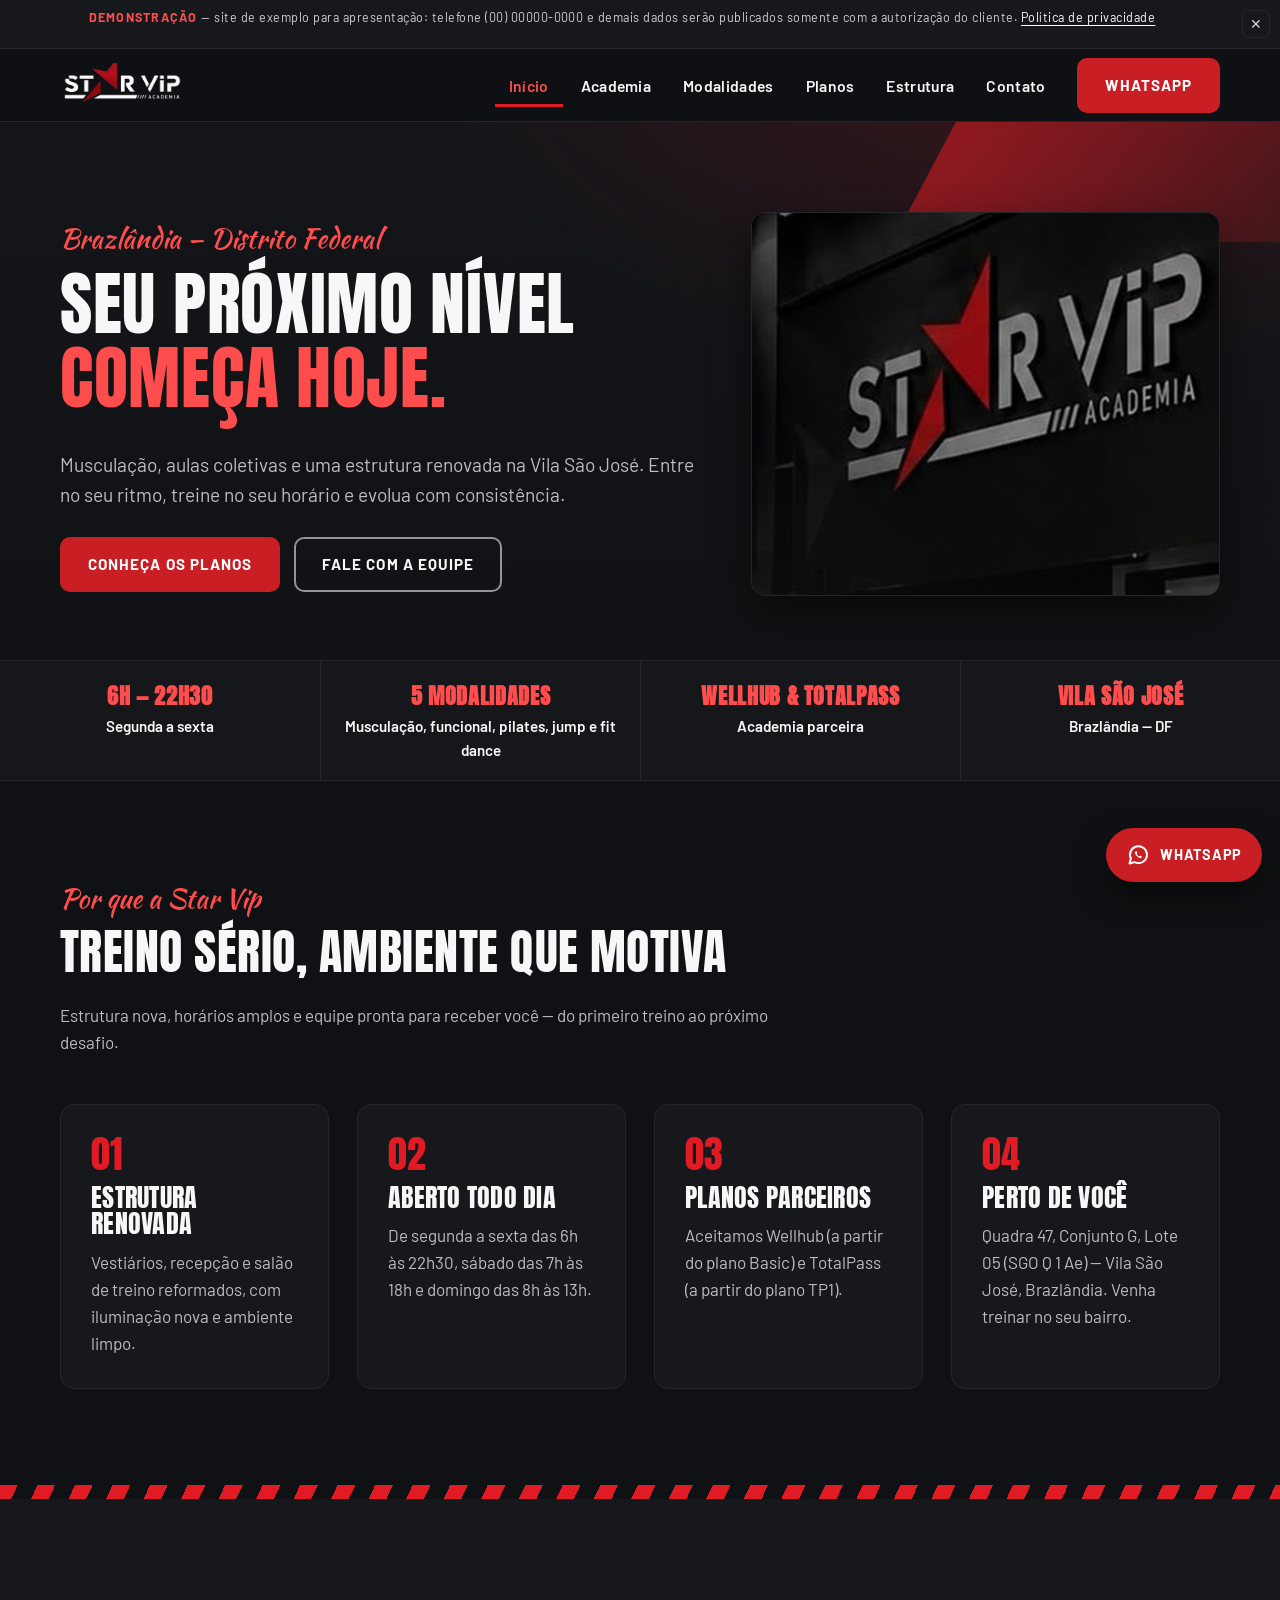
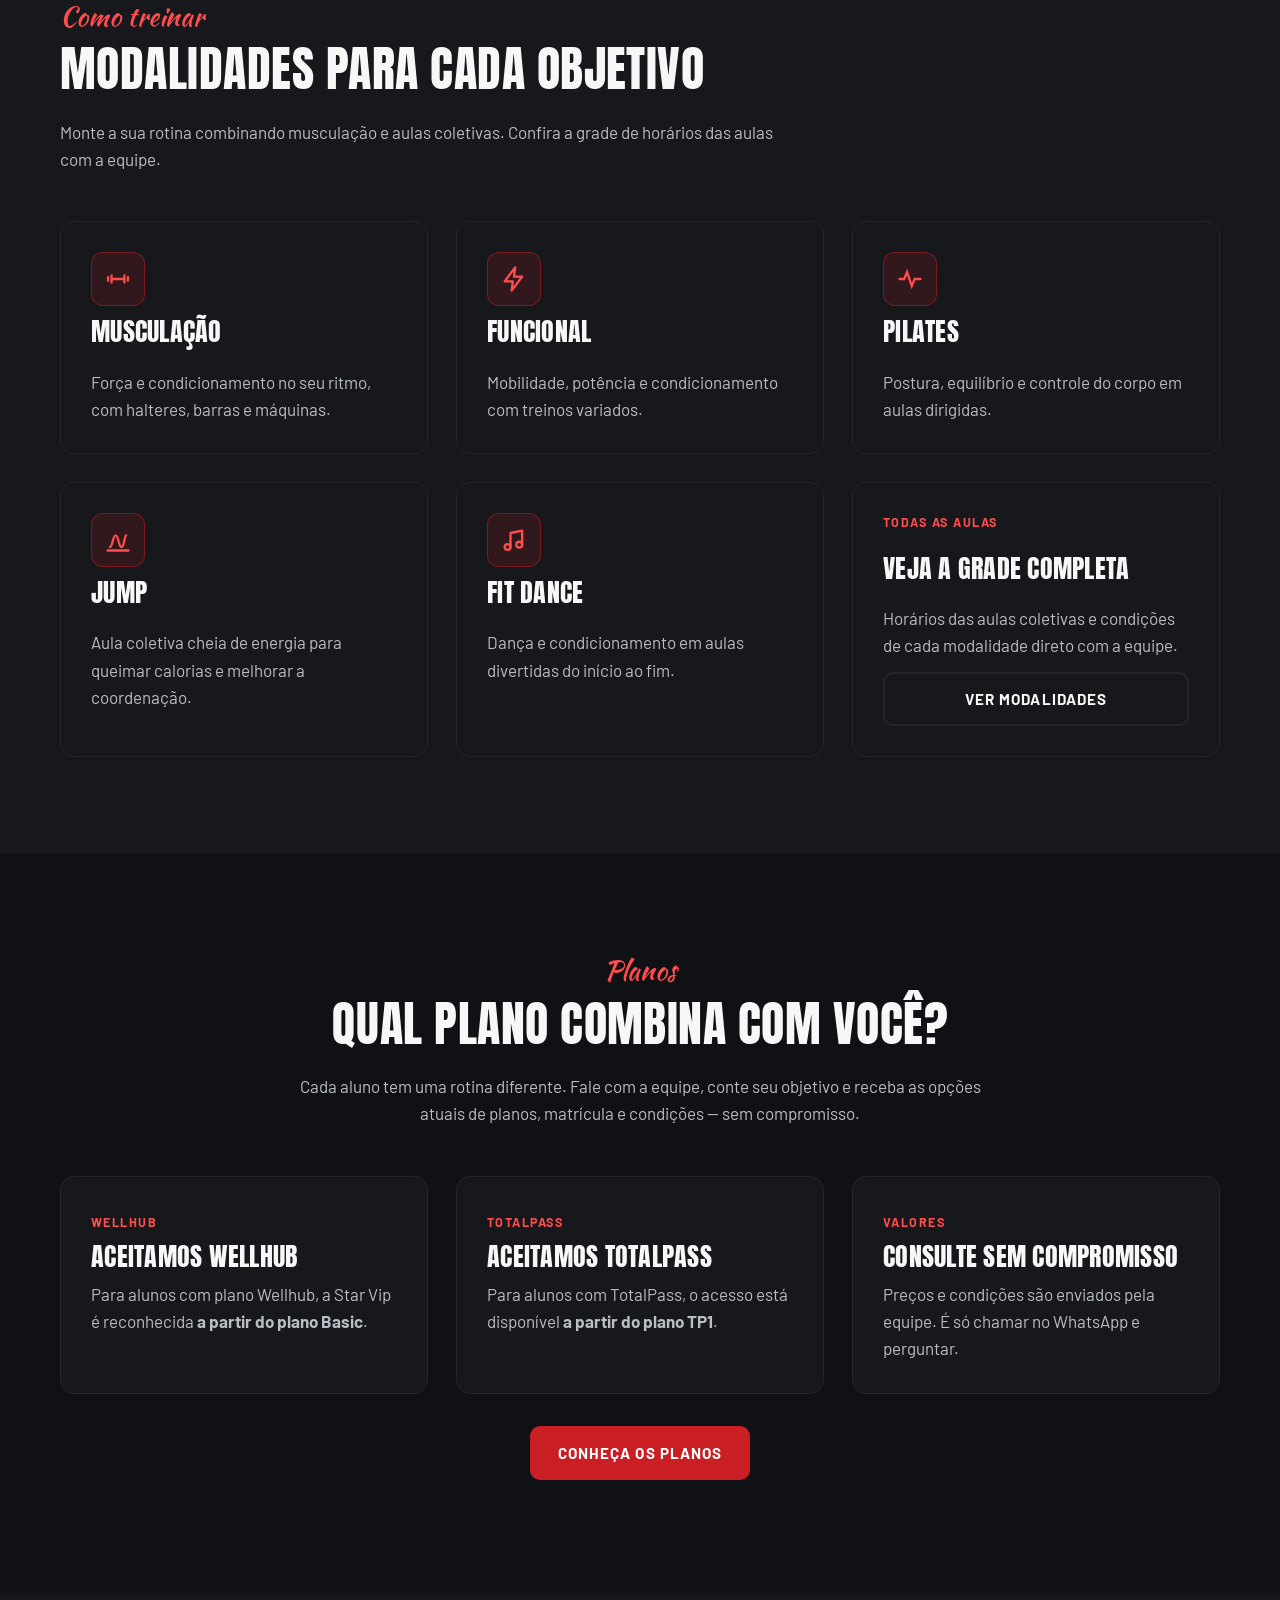
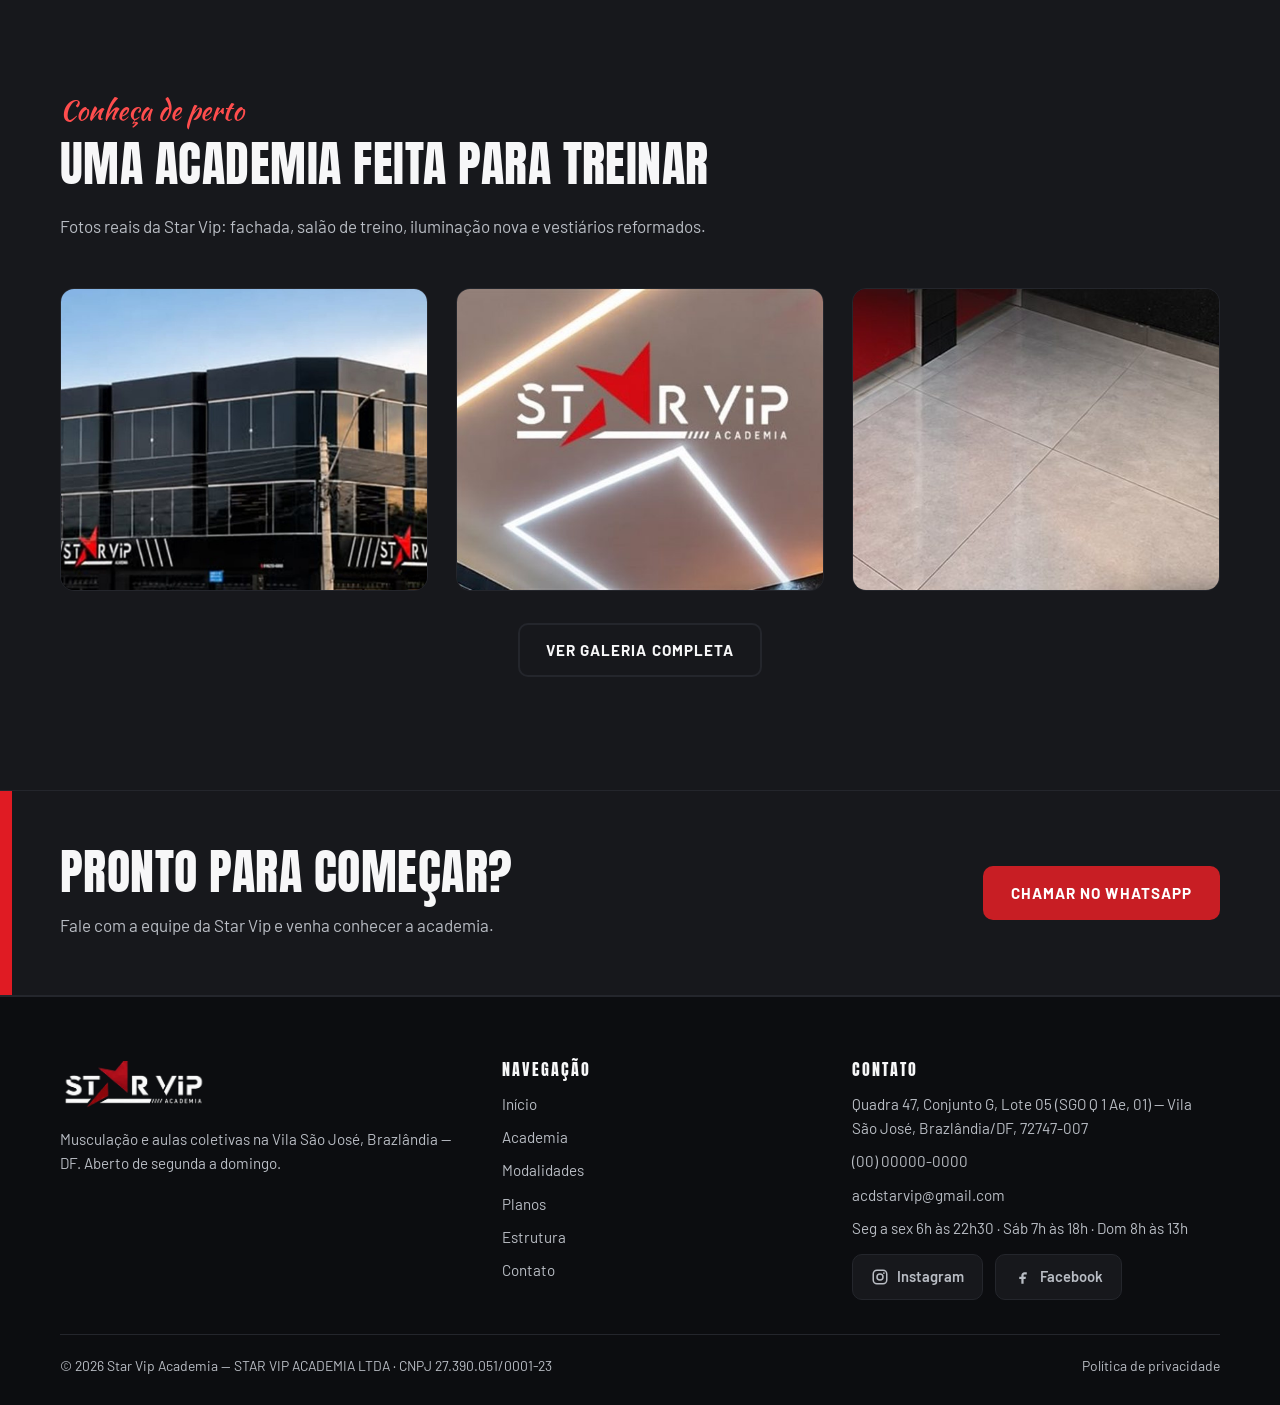
<file: index.html>
<!DOCTYPE html>
<html lang="pt-BR">
<head>
  <meta charset="UTF-8">
  <meta name="viewport" content="width=device-width, initial-scale=1.0">
  <title>Star Vip Academia — Musculação e aulas em Brazlândia/DF</title>
  <meta name="description" content="Star Vip Academia na Vila São José, Brazlândia-DF. Musculação, funcional, pilates, jump e fit dance. Seg a sex 6h às 22h30. Fale pelo WhatsApp: (00) 00000-0000.">
  <meta name="theme-color" content="#101114">

  <meta property="og:type" content="website">
  <meta property="og:locale" content="pt_BR">
  <meta property="og:site_name" content="Star Vip Academia">
  <meta property="og:title" content="Star Vip Academia — Brazlândia/DF">
  <meta property="og:description" content="Musculação, funcional, pilates, jump e fit dance. Aberto de segunda a domingo. Venha conhecer a Star Vip.">
  <meta property="og:image" content="img/og-image.jpg">

  <link rel="icon" href="img/favicon.png" type="image/png">
  <link rel="preconnect" href="https://fonts.googleapis.com">
  <link rel="preconnect" href="https://fonts.gstatic.com" crossorigin>
  <link href="https://fonts.googleapis.com/css2?family=Anton&family=Barlow:ital,wght@0,400;0,600;0,700;1,600&family=Kaushan+Script&display=swap" rel="stylesheet">
  <link rel="stylesheet" href="css/styles.css">

  <script type="application/ld+json">
  {
    "@context": "https://schema.org",
    "@type": "HealthClub",
    "name": "Star Vip Academia",
    "image": "img/og-image.jpg",
    "email": "acdstarvip@gmail.com",
    "telephone": "+5500000000000",
    "address": {
      "@type": "PostalAddress",
      "streetAddress": "Quadra 47, Conjunto G, Lote 05 (SGO Q 1 Ae, 01) — Vila São José",
      "addressLocality": "Brazlândia",
      "addressRegion": "DF",
      "postalCode": "72747-007",
      "addressCountry": "BR"
    },
    "openingHoursSpecification": [
      { "@type": "OpeningHoursSpecification", "dayOfWeek": ["Monday","Tuesday","Wednesday","Thursday","Friday"], "opens": "06:00", "closes": "22:30" },
      { "@type": "OpeningHoursSpecification", "dayOfWeek": "Saturday", "opens": "07:00", "closes": "18:00" },
      { "@type": "OpeningHoursSpecification", "dayOfWeek": "Sunday", "opens": "08:00", "closes": "13:00" }
    ],
    "sameAs": [
      "https://www.instagram.com/academiastarvip/",
      "https://www.facebook.com/academiastarvip"
    ]
  }
  </script>
</head>
<body>
  <a class="skip-link" href="#conteudo">Pular para o conteúdo</a>

  <div class="demo-bar" role="note">
    <p><strong>Demonstração</strong> — site de exemplo para apresentação: telefone (00) 00000-0000 e demais dados serão publicados somente com a autorização do cliente. <a href="privacidade.html">Política de privacidade</a></p>
    <button type="button" class="demo-bar__close" aria-label="Dispensar aviso">&#10005;</button>
  </div>

  <!-- ======================= CABEÇALHO ======================= -->
  <header class="site-header">
    <div class="container header-inner">
      <a class="brand" href="index.html">
        <img src="img/logo.png" alt="Star Vip Academia — logo" width="126" height="44">
      </a>

      <button class="nav-toggle" type="button" aria-expanded="false" aria-controls="site-nav">
        <span class="bar"></span>
        <span class="bar"></span>
        <span class="bar"></span>
        <span class="visually-hidden">Abrir menu</span>
      </button>

      <nav id="site-nav" class="site-nav" aria-label="Navegação principal">
        <ul>
          <li><a class="nav-link" href="index.html" aria-current="page">Início</a></li>
          <li><a class="nav-link" href="academia.html">Academia</a></li>
          <li><a class="nav-link" href="modalidades.html">Modalidades</a></li>
          <li><a class="nav-link" href="planos.html">Planos</a></li>
          <li><a class="nav-link" href="estrutura.html">Estrutura</a></li>
          <li><a class="nav-link" href="contato.html">Contato</a></li>
        </ul>
        <a class="btn btn-red header-cta" href="https://wa.me/5500000000000?text=Ol%C3%A1%21%20Vim%20pelo%20site%20da%20Star%20Vip%20Academia%20e%20gostaria%20de%20mais%20informa%C3%A7%C3%B5es." target="_blank" rel="noopener" data-track="whatsapp" data-label="header">
          WhatsApp
        </a>
      </nav>
    </div>
  </header>

  <main id="conteudo">
    <!-- ======================= HERO ======================= -->
    <section class="hero">
      <div class="container hero-grid">
        <div class="hero-text reveal">
          <p class="kicker">Brazlândia — Distrito Federal</p>
          <h1>Seu próximo nível <span class="line2">começa hoje.</span></h1>
          <p class="lead">
            Musculação, aulas coletivas e uma estrutura renovada na Vila São José.
            Entre no seu ritmo, treine no seu horário e evolua com consistência.
          </p>
          <div class="hero-actions">
            <a class="btn btn-red" href="planos.html" data-track="planos" data-label="hero">Conheça os planos</a>
            <a class="btn btn-outline" href="https://wa.me/5500000000000?text=Ol%C3%A1%21%20Vim%20pelo%20site%20da%20Star%20Vip%20Academia%20e%20gostaria%20de%20mais%20informa%C3%A7%C3%B5es." target="_blank" rel="noopener" data-track="whatsapp" data-label="hero">Fale com a equipe</a>
          </div>
        </div>

        <figure class="hero-media reveal">
          <img src="img/logo-parede.jpg" alt="Logomarca Star Vip em relevo na parede preta do salão de treino" width="1106" height="1089">
        </figure>
      </div>

      <div class="hero-strip">
        <ul>
          <li><strong>6h — 22h30</strong> Segunda a sexta</li>
          <li><strong>5 modalidades</strong> Musculação, funcional, pilates, jump e fit dance</li>
          <li><strong>Wellhub &amp; TotalPass</strong> Academia parceira</li>
          <li><strong>Vila São José</strong> Brazlândia — DF</li>
        </ul>
      </div>
    </section>

    <!-- ======================= DIFERENCIAIS ======================= -->
    <section class="section">
      <div class="container">
        <div class="section-head reveal">
          <span class="kicker">Por que a Star Vip</span>
          <h2>Treino sério, ambiente que motiva</h2>
          <p>Estrutura nova, horários amplos e equipe pronta para receber você — do primeiro treino ao próximo desafio.</p>
        </div>

        <div class="grid grid-4">
          <article class="card reveal">
            <span class="num">01</span>
            <h3>Estrutura renovada</h3>
            <p>Vestiários, recepção e salão de treino reformados, com iluminação nova e ambiente limpo.</p>
          </article>
          <article class="card reveal">
            <span class="num">02</span>
            <h3>Aberto todo dia</h3>
            <p>De segunda a sexta das 6h às 22h30, sábado das 7h às 18h e domingo das 8h às 13h.</p>
          </article>
          <article class="card reveal">
            <span class="num">03</span>
            <h3>Planos parceiros</h3>
            <p>Aceitamos Wellhub (a partir do plano Basic) e TotalPass (a partir do plano TP1).</p>
          </article>
          <article class="card reveal">
            <span class="num">04</span>
            <h3>Perto de você</h3>
            <p>Quadra 47, Conjunto G, Lote 05 (SGO Q 1 Ae) — Vila São José, Brazlândia. Venha treinar no seu bairro.</p>
          </article>
        </div>
      </div>
    </section>

    <div class="stripes" aria-hidden="true"></div>

    <!-- ======================= MODALIDADES ======================= -->
    <section class="section section--dark2">
      <div class="container">
        <div class="section-head reveal">
          <span class="kicker">Como treinar</span>
          <h2>Modalidades para cada objetivo</h2>
          <p>Monte a sua rotina combinando musculação e aulas coletivas. Confira a grade de horários das aulas com a equipe.</p>
        </div>

        <div class="grid grid-3">
          <article class="card card--mod reveal">
            <span class="mod-icon" aria-hidden="true">
              <svg viewBox="0 0 24 24" fill="none" stroke="currentColor" stroke-width="2" stroke-linecap="round"><path d="M6.5 9v6M3.5 10.5v3M17.5 9v6M20.5 10.5v3M6.5 12h11"/></svg>
            </span>
            <h3>Musculação</h3>
            <p>Força e condicionamento no seu ritmo, com halteres, barras e máquinas.</p>
          </article>

          <article class="card card--mod reveal">
            <span class="mod-icon" aria-hidden="true">
              <svg viewBox="0 0 24 24" fill="none" stroke="currentColor" stroke-width="2" stroke-linecap="round" stroke-linejoin="round"><path d="M13 2 4 14h7l-1 8 9-12h-7l1-8z"/></svg>
            </span>
            <h3>Funcional</h3>
            <p>Mobilidade, potência e condicionamento com treinos variados.</p>
          </article>

          <article class="card card--mod reveal">
            <span class="mod-icon" aria-hidden="true">
              <svg viewBox="0 0 24 24" fill="none" stroke="currentColor" stroke-width="2" stroke-linecap="round"><path d="M3 12h4l2.5-6 4 12L16 12h5"/></svg>
            </span>
            <h3>Pilates</h3>
            <p>Postura, equilíbrio e controle do corpo em aulas dirigidas.</p>
          </article>

          <article class="card card--mod reveal">
            <span class="mod-icon" aria-hidden="true">
              <svg viewBox="0 0 24 24" fill="none" stroke="currentColor" stroke-width="2" stroke-linecap="round"><path d="M5 18c2.5 0 2.5-10 5-10s2.5 10 5 10 2.5-10 4-10"/><path d="M3 21h18"/></svg>
            </span>
            <h3>Jump</h3>
            <p>Aula coletiva cheia de energia para queimar calorias e melhorar a coordenação.</p>
          </article>

          <article class="card card--mod reveal">
            <span class="mod-icon" aria-hidden="true">
              <svg viewBox="0 0 24 24" fill="none" stroke="currentColor" stroke-width="2" stroke-linecap="round" stroke-linejoin="round"><path d="M9 18V6l10-2v12"/><circle cx="6.5" cy="18" r="2.5"/><circle cx="16.5" cy="16" r="2.5"/></svg>
            </span>
            <h3>Fit Dance</h3>
            <p>Dança e condicionamento em aulas divertidas do início ao fim.</p>
          </article>

          <article class="card card--mod reveal">
            <span class="tag">Todas as aulas</span>
            <h3>Veja a grade completa</h3>
            <p>Horários das aulas coletivas e condições de cada modalidade direto com a equipe.</p>
            <a class="btn btn-ghost-light" href="modalidades.html">Ver modalidades</a>
          </article>
        </div>
      </div>
    </section>

    <!-- ======================= PLANOS ======================= -->
    <section class="section">
      <div class="container">
        <div class="section-head section-head--center reveal">
          <span class="kicker">Planos</span>
          <h2>Qual plano combina com você?</h2>
          <p>
            Cada aluno tem uma rotina diferente. Fale com a equipe, conte seu objetivo
            e receba as opções atuais de planos, matrícula e condições — sem compromisso.
          </p>
        </div>

        <div class="grid grid-3">
          <article class="card reveal">
            <span class="tag">Wellhub</span>
            <h3>Aceitamos Wellhub</h3>
            <p>Para alunos com plano Wellhub, a Star Vip é reconhecida <strong>a partir do plano Basic</strong>.</p>
          </article>
          <article class="card reveal">
            <span class="tag">TotalPass</span>
            <h3>Aceitamos TotalPass</h3>
            <p>Para alunos com TotalPass, o acesso está disponível <strong>a partir do plano TP1</strong>.</p>
          </article>
          <article class="card reveal">
            <span class="tag">Valores</span>
            <h3>Consulte sem compromisso</h3>
            <p>Preços e condições são enviados pela equipe. É só chamar no WhatsApp e perguntar.</p>
          </article>
        </div>

        <p class="center reveal">
          <a class="btn btn-red" href="planos.html">Conheça os planos</a>
        </p>
      </div>
    </section>

    <!-- ======================= ESTRUTURA (prévia) ======================= -->
    <section class="section section--dark2">
      <div class="container">
        <div class="section-head reveal">
          <span class="kicker">Conheça de perto</span>
          <h2>Uma academia feita para treinar</h2>
          <p>Fotos reais da Star Vip: fachada, salão de treino, iluminação nova e vestiários reformados.</p>
        </div>

        <div class="grid grid-3 reveal">
          <figure class="grid-photos-item">
            <img src="img/fachada.jpg" alt="Fachada preta da Star Vip Academia com letreiro iluminado" width="1112" height="912" loading="lazy">
          </figure>
          <figure class="grid-photos-item">
            <img src="img/teto-led.jpg" alt="Iluminação de LED e logomarca no teto da academia" width="1404" height="429" loading="lazy">
          </figure>
          <figure class="grid-photos-item">
            <img src="img/vestiario.jpg" alt="Vestiário reformado com portas vermelhas e piso novo" width="1404" height="448" loading="lazy">
          </figure>
        </div>

        <p class="center reveal">
          <a class="btn btn-ghost-light" href="estrutura.html">Ver galeria completa</a>
        </p>
      </div>
    </section>

    <!-- ======================= CTA ======================= -->
    <section class="cta-band">
      <div class="container">
        <div>
          <h2>Pronto para começar?</h2>
          <p>Fale com a equipe da Star Vip e venha conhecer a academia.</p>
        </div>
        <a class="btn btn-red" href="https://wa.me/5500000000000?text=Ol%C3%A1%21%20Vim%20pelo%20site%20da%20Star%20Vip%20Academia%20e%20gostaria%20de%20mais%20informa%C3%A7%C3%B5es." target="_blank" rel="noopener" data-track="whatsapp" data-label="cta-index">
          Chamar no WhatsApp
        </a>
      </div>
    </section>
  </main>

  <!-- ======================= RODAPÉ ======================= -->
  <footer class="site-footer">
    <div class="container">
      <div class="footer-grid">
        <div>
          <img class="footer-logo" src="img/logo.png" alt="Star Vip Academia" width="146" height="51">
          <p>Musculação e aulas coletivas na Vila São José, Brazlândia — DF. Aberto de segunda a domingo.</p>
        </div>

        <nav aria-label="Links do rodapé">
          <h3>Navegação</h3>
          <ul>
            <li><a href="index.html">Início</a></li>
            <li><a href="academia.html">Academia</a></li>
            <li><a href="modalidades.html">Modalidades</a></li>
            <li><a href="planos.html">Planos</a></li>
            <li><a href="estrutura.html">Estrutura</a></li>
            <li><a href="contato.html">Contato</a></li>
          </ul>
        </nav>

        <div>
          <h3>Contato</h3>
          <ul>
            <li>Quadra 47, Conjunto G, Lote 05 (SGO Q 1 Ae, 01) — Vila São José, Brazlândia/DF, 72747-007</li>
            <li><a href="tel:+5500000000000">(00) 00000-0000</a></li>
            <li><a href="mailto:acdstarvip@gmail.com">acdstarvip@gmail.com</a></li>
            <li>Seg a sex 6h às 22h30 · Sáb 7h às 18h · Dom 8h às 13h</li>
          </ul>
          <div class="socials">
            <a href="https://www.instagram.com/academiastarvip/" target="_blank" rel="noopener" data-track="instagram" data-label="footer">
              <svg width="18" height="18" viewBox="0 0 24 24" fill="none" stroke="currentColor" stroke-width="2" aria-hidden="true"><rect x="3" y="3" width="18" height="18" rx="5"/><circle cx="12" cy="12" r="4"/><circle cx="17.2" cy="6.8" r="1.2" fill="currentColor" stroke="none"/></svg>
              Instagram
            </a>
            <a href="https://www.facebook.com/academiastarvip" target="_blank" rel="noopener" data-track="facebook" data-label="footer">
              <svg width="18" height="18" viewBox="0 0 24 24" fill="currentColor" aria-hidden="true"><path d="M14 8.5h3V5.6h-3c-2.3 0-4.2 1.9-4.2 4.2v1.9H7v2.9h2.8V21h3v-6.4h2.6l.5-2.9h-3.1V9.8c0-.7.6-1.3 1.2-1.3z"/></svg>
              Facebook
            </a>
          </div>
        </div>
      </div>

      <div class="footer-bottom">
        <span>© 2026 Star Vip Academia — STAR VIP ACADEMIA LTDA · CNPJ 27.390.051/0001-23</span>
        <span><a href="privacidade.html">Política de privacidade</a></span>
      </div>
    </div>
  </footer>

  <a class="float-wa" href="https://wa.me/5500000000000?text=Ol%C3%A1%21%20Vim%20pelo%20site%20da%20Star%20Vip%20Academia%20e%20gostaria%20de%20mais%20informa%C3%A7%C3%B5es." target="_blank" rel="noopener" aria-label="Falar no WhatsApp" data-track="whatsapp" data-label="flutuante">
    <svg viewBox="0 0 24 24" fill="none" stroke="currentColor" stroke-width="2" stroke-linecap="round" stroke-linejoin="round" aria-hidden="true"><path d="M21 11.5a8.5 8.5 0 0 1-12.3 7.6L3.5 20.5l1.4-5A8.5 8.5 0 1 1 21 11.5z"/><path d="M8.8 9.2c.3 2.6 3.4 5.7 6 6l1.2-1.5-1.9-1.1-1 .8c-.9-.5-1.9-1.5-2.4-2.4l.8-1L10.3 8l-1.5 1.2z" fill="currentColor" stroke="none"/></svg>
    <span>WhatsApp</span>
  </a>

  <script src="js/main.js"></script>
</body>
</html>
</file>
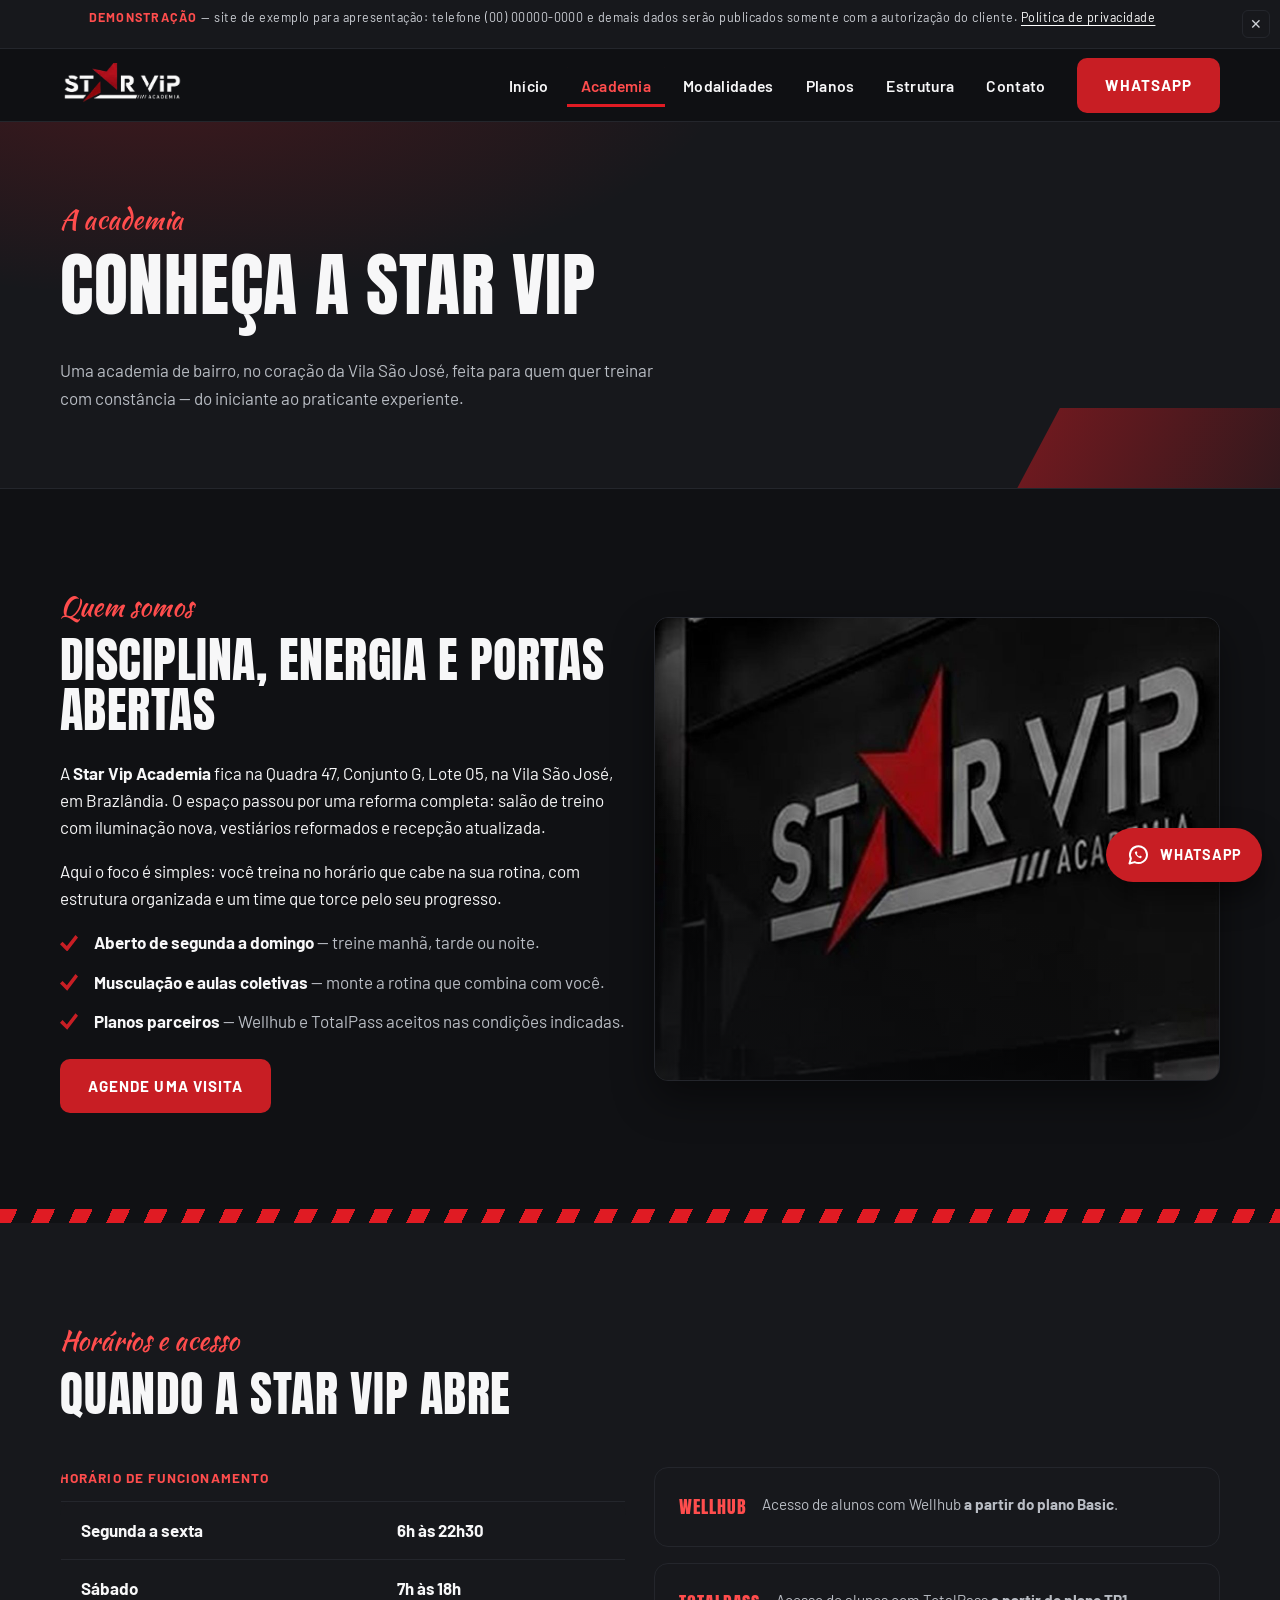
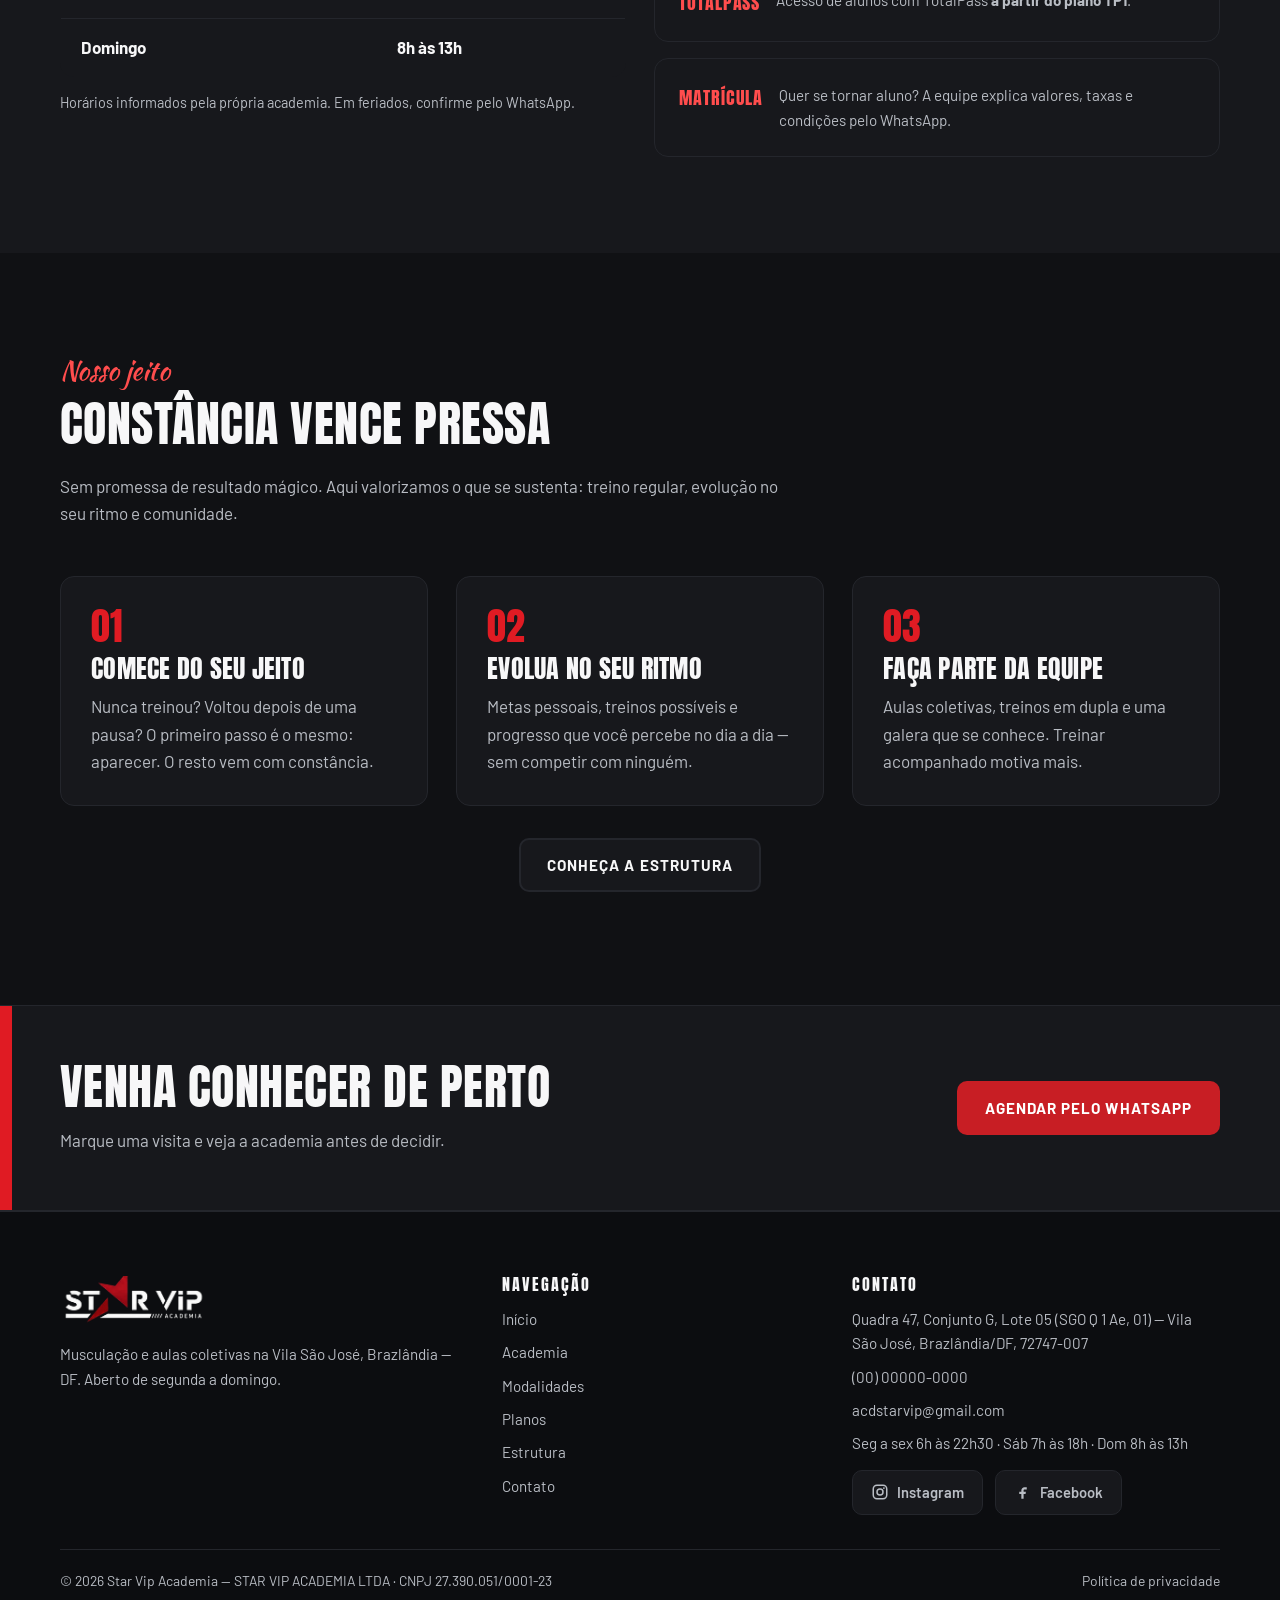
<file: academia.html>
<!DOCTYPE html>
<html lang="pt-BR">
<head>
  <meta charset="UTF-8">
  <meta name="viewport" content="width=device-width, initial-scale=1.0">
  <title>A Academia — Star Vip Academia em Brazlândia/DF</title>
  <meta name="description" content="Conheça a Star Vip Academia: estrutura renovada na Vila São José, Brazlândia-DF. Horários de segunda a domingo e parceiros Wellhub e TotalPass.">
  <meta name="theme-color" content="#101114">

  <meta property="og:type" content="website">
  <meta property="og:locale" content="pt_BR">
  <meta property="og:site_name" content="Star Vip Academia">
  <meta property="og:title" content="A Academia — Star Vip Academia">
  <meta property="og:description" content="Estrutura renovada, horários amplos e planos parceiros na Vila São José, Brazlândia-DF.">
  <meta property="og:image" content="img/og-image.jpg">

  <link rel="icon" href="img/favicon.png" type="image/png">
  <link rel="preconnect" href="https://fonts.googleapis.com">
  <link rel="preconnect" href="https://fonts.gstatic.com" crossorigin>
  <link href="https://fonts.googleapis.com/css2?family=Anton&family=Barlow:ital,wght@0,400;0,600;0,700;1,600&family=Kaushan+Script&display=swap" rel="stylesheet">
  <link rel="stylesheet" href="css/styles.css">
</head>
<body>
  <a class="skip-link" href="#conteudo">Pular para o conteúdo</a>

  <div class="demo-bar" role="note">
    <p><strong>Demonstração</strong> — site de exemplo para apresentação: telefone (00) 00000-0000 e demais dados serão publicados somente com a autorização do cliente. <a href="privacidade.html">Política de privacidade</a></p>
    <button type="button" class="demo-bar__close" aria-label="Dispensar aviso">&#10005;</button>
  </div>

  <!-- ======================= CABEÇALHO ======================= -->
  <header class="site-header">
    <div class="container header-inner">
      <a class="brand" href="index.html">
        <img src="img/logo.png" alt="Star Vip Academia — logo" width="126" height="44">
      </a>

      <button class="nav-toggle" type="button" aria-expanded="false" aria-controls="site-nav">
        <span class="bar"></span>
        <span class="bar"></span>
        <span class="bar"></span>
        <span class="visually-hidden">Abrir menu</span>
      </button>

      <nav id="site-nav" class="site-nav" aria-label="Navegação principal">
        <ul>
          <li><a class="nav-link" href="index.html">Início</a></li>
          <li><a class="nav-link" href="academia.html" aria-current="page">Academia</a></li>
          <li><a class="nav-link" href="modalidades.html">Modalidades</a></li>
          <li><a class="nav-link" href="planos.html">Planos</a></li>
          <li><a class="nav-link" href="estrutura.html">Estrutura</a></li>
          <li><a class="nav-link" href="contato.html">Contato</a></li>
        </ul>
        <a class="btn btn-red header-cta" href="https://wa.me/5500000000000?text=Ol%C3%A1%21%20Vim%20pelo%20site%20da%20Star%20Vip%20Academia%20e%20gostaria%20de%20mais%20informa%C3%A7%C3%B5es." target="_blank" rel="noopener" data-track="whatsapp" data-label="header">
          WhatsApp
        </a>
      </nav>
    </div>
  </header>

  <main id="conteudo">
    <!-- ======================= TOPO DA PÁGINA ======================= -->
    <section class="page-hero">
      <div class="container">
        <span class="kicker">A academia</span>
        <h1>Conheça a Star Vip</h1>
        <p>
          Uma academia de bairro, no coração da Vila São José, feita para quem quer
          treinar com constância — do iniciante ao praticante experiente.
        </p>
      </div>
    </section>

    <!-- ======================= APRESENTAÇÃO ======================= -->
    <section class="section">
      <div class="container">
        <div class="grid grid-2 items-center">
          <div class="reveal">
            <span class="kicker">Quem somos</span>
            <h2>Disciplina, energia e portas abertas</h2>
            <p>
              A <strong>Star Vip Academia</strong> fica na Quadra 47, Conjunto G, Lote 05,
              na Vila São José, em Brazlândia. O espaço passou por uma reforma completa:
              salão de treino com iluminação nova, vestiários reformados e recepção atualizada.
            </p>
            <p>
              Aqui o foco é simples: você treina no horário que cabe na sua rotina,
              com estrutura organizada e um time que torce pelo seu progresso.
            </p>
            <ul class="check-list">
              <li><strong>Aberto de segunda a domingo</strong> — treine manhã, tarde ou noite.</li>
              <li><strong>Musculação e aulas coletivas</strong> — monte a rotina que combina com você.</li>
              <li><strong>Planos parceiros</strong> — Wellhub e TotalPass aceitos nas condições indicadas.</li>
            </ul>
            <a class="btn btn-red" href="https://wa.me/5500000000000?text=Ol%C3%A1%21%20Vim%20pelo%20site%20e%20gostaria%20de%20conhecer%20a%20Star%20Vip%20Academia." target="_blank" rel="noopener" data-track="whatsapp" data-label="academia">Agende uma visita</a>
          </div>

          <figure class="hero-media reveal">
            <img src="img/logo-parede.jpg" alt="Logomarca Star Vip em relevo na parede preta do salão de treino" width="1106" height="1089" loading="lazy">
          </figure>
        </div>
      </div>
    </section>

    <div class="stripes" aria-hidden="true"></div>

    <!-- ======================= HORÁRIOS + PARCEIROS ======================= -->
    <section class="section section--dark2">
      <div class="container">
        <div class="section-head reveal">
          <span class="kicker">Horários e acesso</span>
          <h2>Quando a Star Vip abre</h2>
        </div>

        <div class="grid grid-2">
          <div class="reveal">
            <table class="hours-table">
              <caption>Horário de funcionamento</caption>
              <tbody>
                <tr>
                  <th scope="row">Segunda a sexta</th>
                  <td><strong>6h às 22h30</strong></td>
                </tr>
                <tr>
                  <th scope="row">Sábado</th>
                  <td><strong>7h às 18h</strong></td>
                </tr>
                <tr>
                  <th scope="row">Domingo</th>
                  <td><strong>8h às 13h</strong></td>
                </tr>
              </tbody>
            </table>
            <p class="note">
              Horários informados pela própria academia. Em feriados, confirme pelo WhatsApp.
            </p>
          </div>

          <div class="grid stack-16 reveal">
            <div class="partner">
              <span class="p-badge">Wellhub</span>
              <p>Acesso de alunos com Wellhub <strong>a partir do plano Basic</strong>.</p>
            </div>
            <div class="partner">
              <span class="p-badge">TotalPass</span>
              <p>Acesso de alunos com TotalPass <strong>a partir do plano TP1</strong>.</p>
            </div>
            <div class="partner">
              <span class="p-badge">Matrícula</span>
              <p>Quer se tornar aluno? A equipe explica valores, taxas e condições pelo WhatsApp.</p>
            </div>
          </div>
        </div>
      </div>
    </section>

    <!-- ======================= NOSSO JEITO DE TREINAR ======================= -->
    <section class="section">
      <div class="container">
        <div class="section-head reveal">
          <span class="kicker">Nosso jeito</span>
          <h2>Constância vence pressa</h2>
          <p>Sem promessa de resultado mágico. Aqui valorizamos o que se sustenta: treino regular, evolução no seu ritmo e comunidade.</p>
        </div>

        <div class="grid grid-3">
          <article class="card reveal">
            <span class="num">01</span>
            <h3>Comece do seu jeito</h3>
            <p>Nunca treinou? Voltou depois de uma pausa? O primeiro passo é o mesmo: aparecer. O resto vem com constância.</p>
          </article>
          <article class="card reveal">
            <span class="num">02</span>
            <h3>Evolua no seu ritmo</h3>
            <p>Metas pessoais, treinos possíveis e progresso que você percebe no dia a dia — sem competir com ninguém.</p>
          </article>
          <article class="card reveal">
            <span class="num">03</span>
            <h3>Faça parte da equipe</h3>
            <p>Aulas coletivas, treinos em dupla e uma galera que se conhece. Treinar acompanhado motiva mais.</p>
          </article>
        </div>

        <p class="center reveal">
          <a class="btn btn-ghost-light" href="estrutura.html">Conheça a estrutura</a>
        </p>
      </div>
    </section>

    <!-- ======================= CTA ======================= -->
    <section class="cta-band">
      <div class="container">
        <div>
          <h2>Venha conhecer de perto</h2>
          <p>Marque uma visita e veja a academia antes de decidir.</p>
        </div>
        <a class="btn btn-red" href="https://wa.me/5500000000000?text=Ol%C3%A1%21%20Vim%20pelo%20site%20e%20gostaria%20de%20agendar%20uma%20visita%20na%20Star%20Vip%20Academia." target="_blank" rel="noopener" data-track="whatsapp" data-label="cta-academia">
          Agendar pelo WhatsApp
        </a>
      </div>
    </section>
  </main>

  <!-- ======================= RODAPÉ ======================= -->
  <footer class="site-footer">
    <div class="container">
      <div class="footer-grid">
        <div>
          <img class="footer-logo" src="img/logo.png" alt="Star Vip Academia" width="146" height="51">
          <p>Musculação e aulas coletivas na Vila São José, Brazlândia — DF. Aberto de segunda a domingo.</p>
        </div>

        <nav aria-label="Links do rodapé">
          <h3>Navegação</h3>
          <ul>
            <li><a href="index.html">Início</a></li>
            <li><a href="academia.html">Academia</a></li>
            <li><a href="modalidades.html">Modalidades</a></li>
            <li><a href="planos.html">Planos</a></li>
            <li><a href="estrutura.html">Estrutura</a></li>
            <li><a href="contato.html">Contato</a></li>
          </ul>
        </nav>

        <div>
          <h3>Contato</h3>
          <ul>
            <li>Quadra 47, Conjunto G, Lote 05 (SGO Q 1 Ae, 01) — Vila São José, Brazlândia/DF, 72747-007</li>
            <li><a href="tel:+5500000000000">(00) 00000-0000</a></li>
            <li><a href="mailto:acdstarvip@gmail.com">acdstarvip@gmail.com</a></li>
            <li>Seg a sex 6h às 22h30 · Sáb 7h às 18h · Dom 8h às 13h</li>
          </ul>
          <div class="socials">
            <a href="https://www.instagram.com/academiastarvip/" target="_blank" rel="noopener" data-track="instagram" data-label="footer">
              <svg width="18" height="18" viewBox="0 0 24 24" fill="none" stroke="currentColor" stroke-width="2" aria-hidden="true"><rect x="3" y="3" width="18" height="18" rx="5"/><circle cx="12" cy="12" r="4"/><circle cx="17.2" cy="6.8" r="1.2" fill="currentColor" stroke="none"/></svg>
              Instagram
            </a>
            <a href="https://www.facebook.com/academiastarvip" target="_blank" rel="noopener" data-track="facebook" data-label="footer">
              <svg width="18" height="18" viewBox="0 0 24 24" fill="currentColor" aria-hidden="true"><path d="M14 8.5h3V5.6h-3c-2.3 0-4.2 1.9-4.2 4.2v1.9H7v2.9h2.8V21h3v-6.4h2.6l.5-2.9h-3.1V9.8c0-.7.6-1.3 1.2-1.3z"/></svg>
              Facebook
            </a>
          </div>
        </div>
      </div>

      <div class="footer-bottom">
        <span>© 2026 Star Vip Academia — STAR VIP ACADEMIA LTDA · CNPJ 27.390.051/0001-23</span>
        <span><a href="privacidade.html">Política de privacidade</a></span>
      </div>
    </div>
  </footer>

  <a class="float-wa" href="https://wa.me/5500000000000?text=Ol%C3%A1%21%20Vim%20pelo%20site%20da%20Star%20Vip%20Academia%20e%20gostaria%20de%20mais%20informa%C3%A7%C3%B5es." target="_blank" rel="noopener" aria-label="Falar no WhatsApp" data-track="whatsapp" data-label="flutuante">
    <svg viewBox="0 0 24 24" fill="none" stroke="currentColor" stroke-width="2" stroke-linecap="round" stroke-linejoin="round" aria-hidden="true"><path d="M21 11.5a8.5 8.5 0 0 1-12.3 7.6L3.5 20.5l1.4-5A8.5 8.5 0 1 1 21 11.5z"/><path d="M8.8 9.2c.3 2.6 3.4 5.7 6 6l1.2-1.5-1.9-1.1-1 .8c-.9-.5-1.9-1.5-2.4-2.4l.8-1L10.3 8l-1.5 1.2z" fill="currentColor" stroke="none"/></svg>
    <span>WhatsApp</span>
  </a>

  <script src="js/main.js"></script>
</body>
</html>
</file>
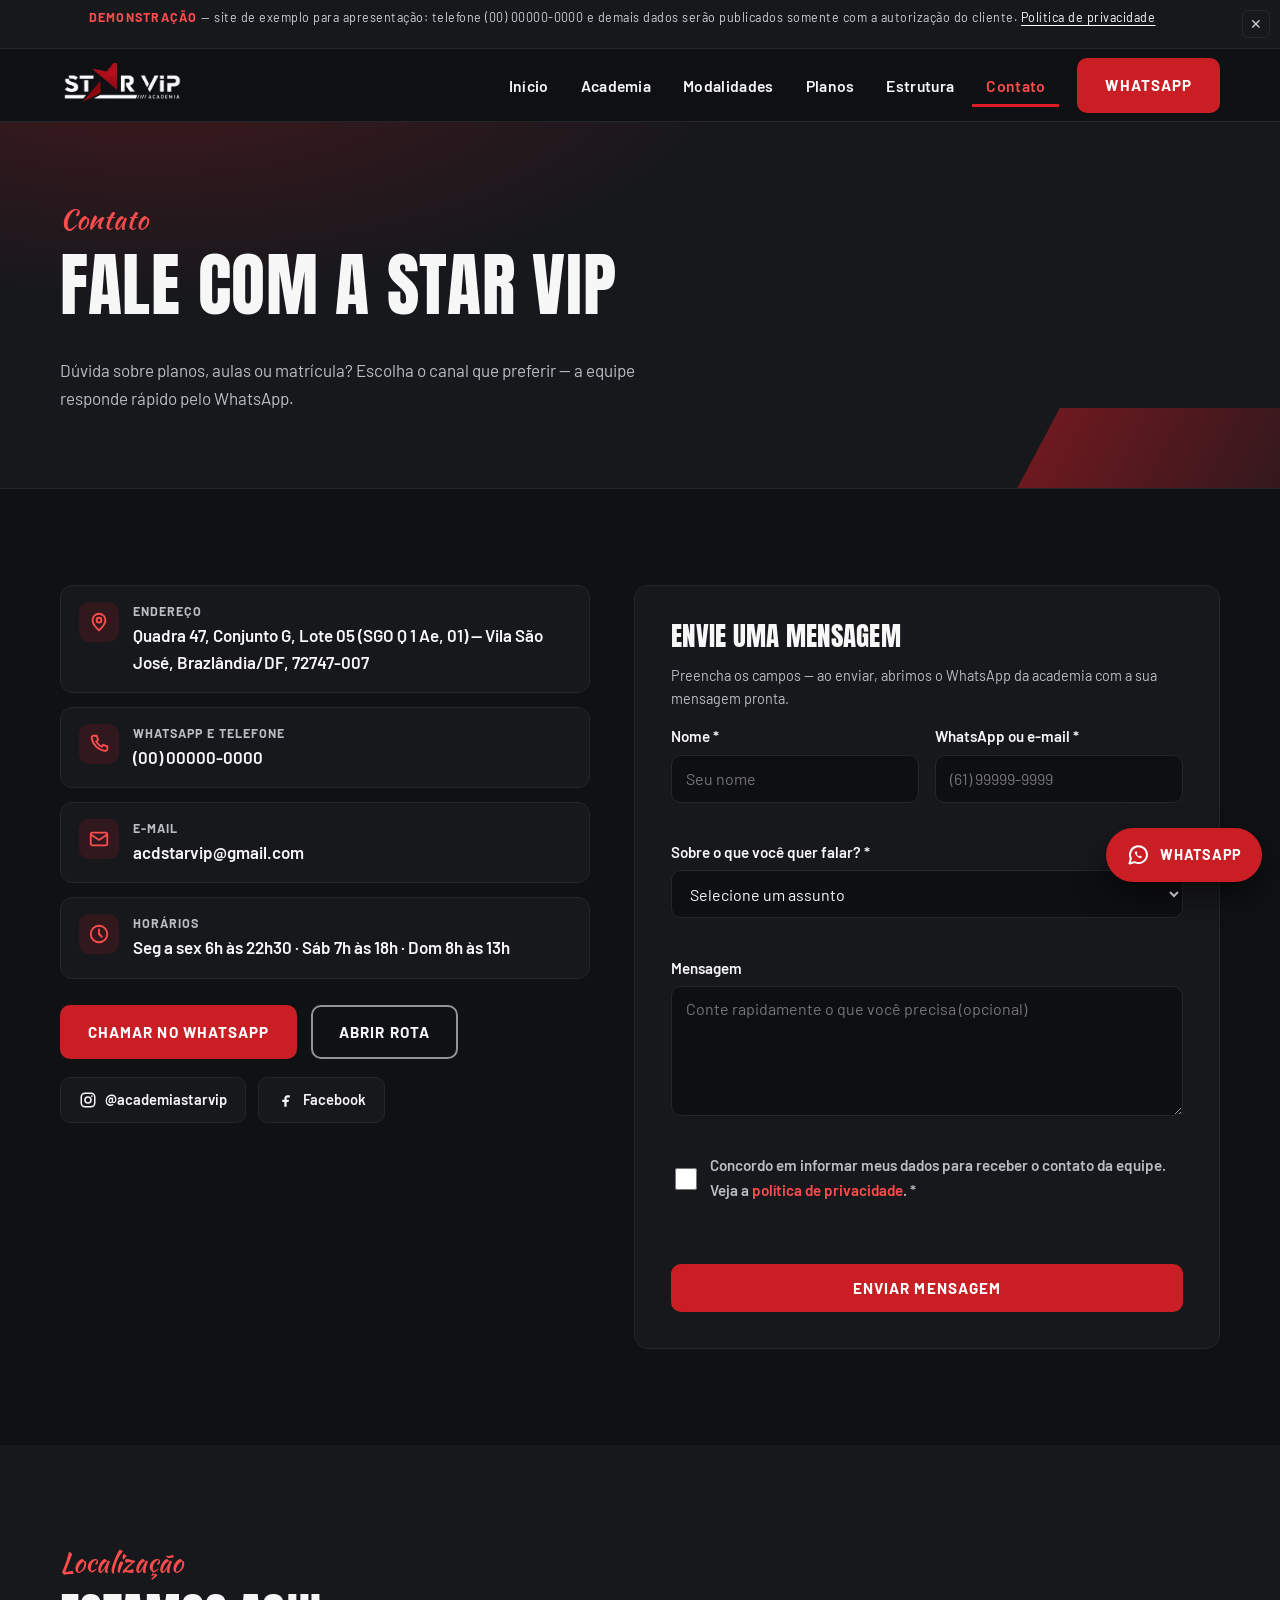
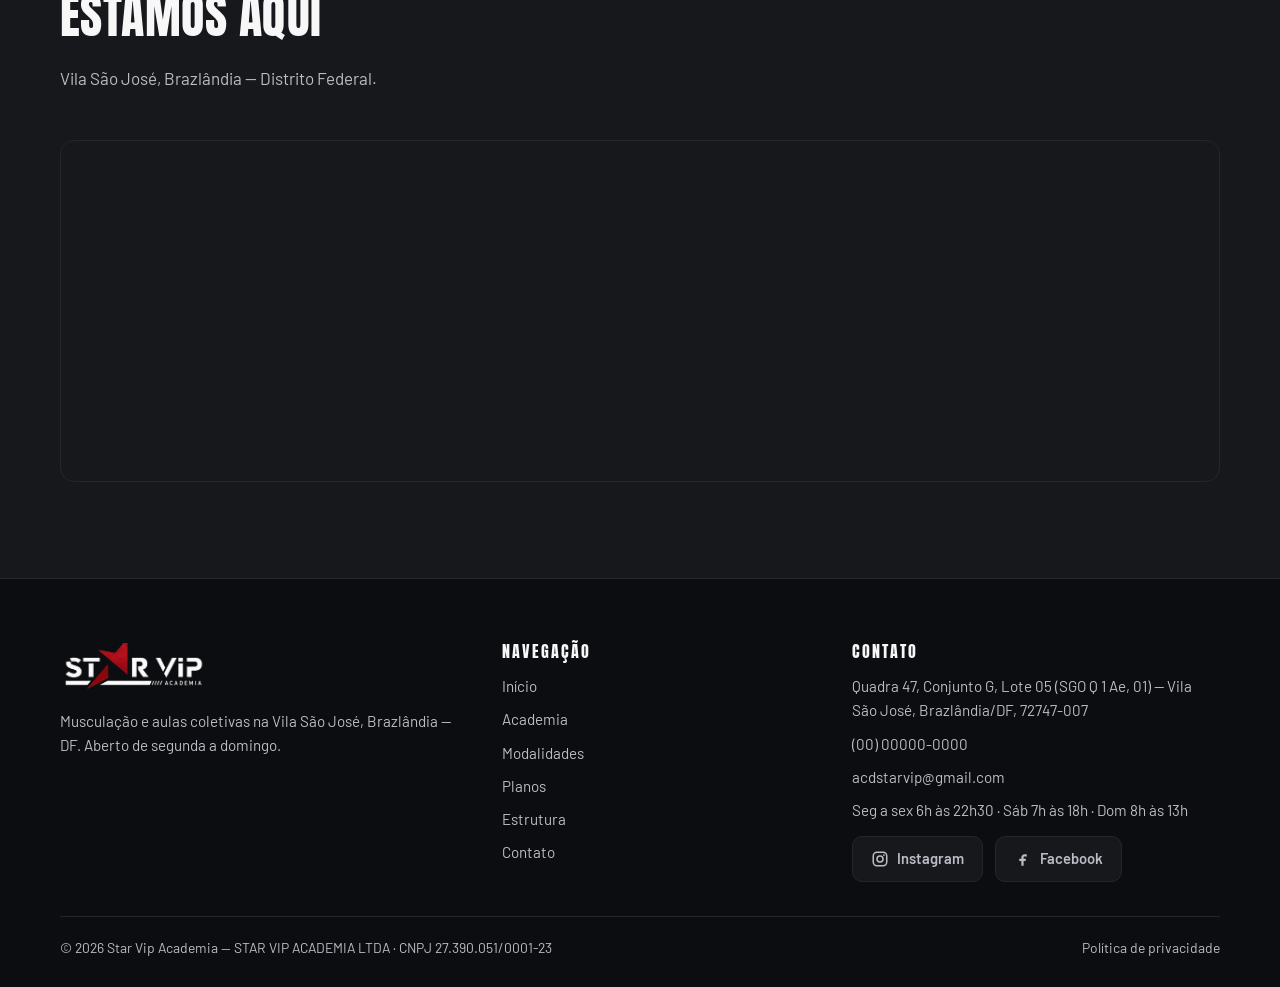
<file: contato.html>
<!DOCTYPE html>
<html lang="pt-BR">
<head>
  <meta charset="UTF-8">
  <meta name="viewport" content="width=device-width, initial-scale=1.0">
  <title>Contato, endereço e horários — Star Vip Academia</title>
  <meta name="description" content="Fale com a Star Vip Academia: WhatsApp (00) 00000-0000, acdstarvip@gmail.com. Quadra 47 Conj. G Lote 05, Vila São José, Brazlândia-DF. Seg a sex 6h às 22h30.">
  <meta name="theme-color" content="#101114">

  <meta property="og:type" content="website">
  <meta property="og:locale" content="pt_BR">
  <meta property="og:site_name" content="Star Vip Academia">
  <meta property="og:title" content="Contato — Star Vip Academia">
  <meta property="og:description" content="WhatsApp, telefone, e-mail, endereço e horários da Star Vip Academia em Brazlândia-DF.">
  <meta property="og:image" content="img/og-image.jpg">

  <link rel="icon" href="img/favicon.png" type="image/png">
  <link rel="preconnect" href="https://fonts.googleapis.com">
  <link rel="preconnect" href="https://fonts.gstatic.com" crossorigin>
  <link href="https://fonts.googleapis.com/css2?family=Anton&family=Barlow:ital,wght@0,400;0,600;0,700;1,600&family=Kaushan+Script&display=swap" rel="stylesheet">
  <link rel="stylesheet" href="css/styles.css">
</head>
<body>
  <a class="skip-link" href="#conteudo">Pular para o conteúdo</a>

  <div class="demo-bar" role="note">
    <p><strong>Demonstração</strong> — site de exemplo para apresentação: telefone (00) 00000-0000 e demais dados serão publicados somente com a autorização do cliente. <a href="privacidade.html">Política de privacidade</a></p>
    <button type="button" class="demo-bar__close" aria-label="Dispensar aviso">&#10005;</button>
  </div>

  <!-- ======================= CABEÇALHO ======================= -->
  <header class="site-header">
    <div class="container header-inner">
      <a class="brand" href="index.html">
        <img src="img/logo.png" alt="Star Vip Academia — logo" width="126" height="44">
      </a>

      <button class="nav-toggle" type="button" aria-expanded="false" aria-controls="site-nav">
        <span class="bar"></span>
        <span class="bar"></span>
        <span class="bar"></span>
        <span class="visually-hidden">Abrir menu</span>
      </button>

      <nav id="site-nav" class="site-nav" aria-label="Navegação principal">
        <ul>
          <li><a class="nav-link" href="index.html">Início</a></li>
          <li><a class="nav-link" href="academia.html">Academia</a></li>
          <li><a class="nav-link" href="modalidades.html">Modalidades</a></li>
          <li><a class="nav-link" href="planos.html">Planos</a></li>
          <li><a class="nav-link" href="estrutura.html">Estrutura</a></li>
          <li><a class="nav-link" href="contato.html" aria-current="page">Contato</a></li>
        </ul>
        <a class="btn btn-red header-cta" href="https://wa.me/5500000000000?text=Ol%C3%A1%21%20Vim%20pelo%20site%20da%20Star%20Vip%20Academia%20e%20gostaria%20de%20mais%20informa%C3%A7%C3%B5es." target="_blank" rel="noopener" data-track="whatsapp" data-label="header">
          WhatsApp
        </a>
      </nav>
    </div>
  </header>

  <main id="conteudo">
    <!-- ======================= TOPO DA PÁGINA ======================= -->
    <section class="page-hero">
      <div class="container">
        <span class="kicker">Contato</span>
        <h1>Fale com a Star Vip</h1>
        <p>
          Dúvida sobre planos, aulas ou matrícula? Escolha o canal que preferir —
          a equipe responde rápido pelo WhatsApp.
        </p>
      </div>
    </section>

    <!-- ======================= CONTATO + FORMULÁRIO ======================= -->
    <section class="section">
      <div class="container contact-grid">
        <!-- Canais -->
        <div class="reveal">
          <ul class="info-list">
            <li>
              <span class="ico" aria-hidden="true">
                <svg viewBox="0 0 24 24" fill="none" stroke="currentColor" stroke-width="2" stroke-linecap="round"><path d="M12 21s7-6.1 7-11a7 7 0 1 0-14 0c0 4.9 7 11 7 11z"/><circle cx="12" cy="10" r="2.6"/></svg>
              </span>
              <div>
                <b>Endereço</b>
                <span>Quadra 47, Conjunto G, Lote 05 (SGO Q 1 Ae, 01) — Vila São José, Brazlândia/DF, 72747-007</span>
              </div>
            </li>
            <li>
              <span class="ico" aria-hidden="true">
                <svg viewBox="0 0 24 24" fill="none" stroke="currentColor" stroke-width="2" stroke-linecap="round"><path d="M6.5 3h3l1.5 4.5-2 1.5a12 12 0 0 0 6 6l1.5-2L21 14.5v3a2 2 0 0 1-2.2 2A17 17 0 0 1 4 5.2 2 2 0 0 1 6.5 3z"/></svg>
              </span>
              <div>
                <b>WhatsApp e telefone</b>
                <a href="tel:+5500000000000">(00) 00000-0000</a>
              </div>
            </li>
            <li>
              <span class="ico" aria-hidden="true">
                <svg viewBox="0 0 24 24" fill="none" stroke="currentColor" stroke-width="2" stroke-linecap="round"><rect x="3" y="5" width="18" height="14" rx="2"/><path d="m3 7 9 6 9-6"/></svg>
              </span>
              <div>
                <b>E-mail</b>
                <a href="mailto:acdstarvip@gmail.com">acdstarvip@gmail.com</a>
              </div>
            </li>
            <li>
              <span class="ico" aria-hidden="true">
                <svg viewBox="0 0 24 24" fill="none" stroke="currentColor" stroke-width="2" stroke-linecap="round"><circle cx="12" cy="12" r="9"/><path d="M12 7v5l3 3"/></svg>
              </span>
              <div>
                <b>Horários</b>
                <span>Seg a sex 6h às 22h30 · Sáb 7h às 18h · Dom 8h às 13h</span>
              </div>
            </li>
          </ul>

          <div class="hero-actions">
            <a class="btn btn-red" href="https://wa.me/5500000000000?text=Ol%C3%A1%21%20Vim%20pelo%20site%20da%20Star%20Vip%20Academia%20e%20gostaria%20de%20mais%20informa%C3%A7%C3%B5es." target="_blank" rel="noopener" data-track="whatsapp" data-label="contato">Chamar no WhatsApp</a>
            <a class="btn btn-outline" href="https://www.google.com/maps/dir/?api=1&amp;destination=Star%20Vip%20Academia%2C%20Qd.%2047%2C%20CJ%20G%2C%20LT%2005%2C%20SGO%20Q%201%20Ae%2C%2001%2C%20Bras%C3%ADlia%20-%20DF%2C%2072747-007" target="_blank" rel="noopener" data-track="rota" data-label="contato">Abrir rota</a>
          </div>

          <div class="socials socials-top">
            <a href="https://www.instagram.com/academiastarvip/" target="_blank" rel="noopener" data-track="instagram" data-label="contato">
              <svg width="18" height="18" viewBox="0 0 24 24" fill="none" stroke="currentColor" stroke-width="2" aria-hidden="true"><rect x="3" y="3" width="18" height="18" rx="5"/><circle cx="12" cy="12" r="4"/><circle cx="17.2" cy="6.8" r="1.2" fill="currentColor" stroke="none"/></svg>
              @academiastarvip
            </a>
            <a href="https://www.facebook.com/academiastarvip" target="_blank" rel="noopener" data-track="facebook" data-label="contato">
              <svg width="18" height="18" viewBox="0 0 24 24" fill="currentColor" aria-hidden="true"><path d="M14 8.5h3V5.6h-3c-2.3 0-4.2 1.9-4.2 4.2v1.9H7v2.9h2.8V21h3v-6.4h2.6l.5-2.9h-3.1V9.8c0-.7.6-1.3 1.2-1.3z"/></svg>
              Facebook
            </a>
          </div>
        </div>

        <!-- Formulário -->
        <div class="form-card reveal">
          <h2 class="form-title">Envie uma mensagem</h2>
          <p class="note">Preencha os campos — ao enviar, abrimos o WhatsApp da academia com a sua mensagem pronta.</p>

          <div id="form-success" class="form-success" role="status" tabindex="-1">
            Tudo certo! Abrimos o WhatsApp com a sua mensagem — é só toque em enviar.
          </div>

          <form id="form-contato" novalidate>
            <div class="form-row">
              <div class="form-field">
                <label for="nome">Nome *</label>
                <input type="text" id="nome" name="nome" autocomplete="name" placeholder="Seu nome" required aria-describedby="erro-nome">
                <span class="error" id="erro-nome" aria-live="polite"></span>
              </div>

              <div class="form-field">
                <label for="contato">WhatsApp ou e-mail *</label>
                <input type="text" id="contato" name="contato" autocomplete="tel" placeholder="(61) 99999-9999" required aria-describedby="erro-contato">
                <span class="error" id="erro-contato" aria-live="polite"></span>
              </div>
            </div>

            <div class="form-field">
              <label for="interesse">Sobre o que você quer falar? *</label>
              <select id="interesse" name="interesse" required aria-describedby="erro-interesse">
                <option value="">Selecione um assunto</option>
                <option value="planos">Planos e valores</option>
                <option value="matricula">Matrícula</option>
                <option value="modalidades">Modalidades e grade de aulas</option>
                <option value="visita">Agendar uma visita</option>
                <option value="outro">Outro assunto</option>
              </select>
              <span class="error" id="erro-interesse" aria-live="polite"></span>
            </div>

            <div class="form-field">
              <label for="mensagem">Mensagem</label>
              <textarea id="mensagem" name="mensagem" placeholder="Conte rapidamente o que você precisa (opcional)" aria-describedby="erro-mensagem"></textarea>
              <span class="error" id="erro-mensagem" aria-live="polite"></span>
            </div>

            <div class="form-field checkbox-wrap">
              <label class="checkbox-field" for="consentimento">
                <input type="checkbox" id="consentimento" name="consentimento" required aria-describedby="erro-consentimento">
                <span>Concordo em informar meus dados para receber o contato da equipe. Veja a <a href="privacidade.html">política de privacidade</a>. *</span>
              </label>
              <span class="error" id="erro-consentimento" aria-live="polite"></span>
            </div>

            <button class="btn btn-red btn-block" type="submit" data-track="formulario" data-label="contato">Enviar mensagem</button>
          </form>
        </div>
      </div>
    </section>

    <!-- ======================= MAPA ======================= -->
    <section class="section section--dark2">
      <div class="container">
        <div class="section-head reveal">
          <span class="kicker">Localização</span>
          <h2>Estamos aqui</h2>
          <p>Vila São José, Brazlândia — Distrito Federal.</p>
        </div>

        <div class="map-frame reveal">
          <iframe
            src="https://www.google.com/maps?q=Star%20Vip%20Academia%2C%20Qd.%2047%2C%20CJ%20G%2C%20LT%2005%2C%20SGO%20Q%201%20Ae%2C%2001%2C%20Bras%C3%ADlia%20-%20DF%2C%2072747-007&amp;output=embed"
            title="Mapa da localização da Star Vip Academia"
            loading="lazy"
            referrerpolicy="no-referrer-when-downgrade"
            allowfullscreen></iframe>
        </div>
      </div>
    </section>
  </main>

  <!-- ======================= RODAPÉ ======================= -->
  <footer class="site-footer">
    <div class="container">
      <div class="footer-grid">
        <div>
          <img class="footer-logo" src="img/logo.png" alt="Star Vip Academia" width="146" height="51">
          <p>Musculação e aulas coletivas na Vila São José, Brazlândia — DF. Aberto de segunda a domingo.</p>
        </div>

        <nav aria-label="Links do rodapé">
          <h3>Navegação</h3>
          <ul>
            <li><a href="index.html">Início</a></li>
            <li><a href="academia.html">Academia</a></li>
            <li><a href="modalidades.html">Modalidades</a></li>
            <li><a href="planos.html">Planos</a></li>
            <li><a href="estrutura.html">Estrutura</a></li>
            <li><a href="contato.html">Contato</a></li>
          </ul>
        </nav>

        <div>
          <h3>Contato</h3>
          <ul>
            <li>Quadra 47, Conjunto G, Lote 05 (SGO Q 1 Ae, 01) — Vila São José, Brazlândia/DF, 72747-007</li>
            <li><a href="tel:+5500000000000">(00) 00000-0000</a></li>
            <li><a href="mailto:acdstarvip@gmail.com">acdstarvip@gmail.com</a></li>
            <li>Seg a sex 6h às 22h30 · Sáb 7h às 18h · Dom 8h às 13h</li>
          </ul>
          <div class="socials">
            <a href="https://www.instagram.com/academiastarvip/" target="_blank" rel="noopener" data-track="instagram" data-label="footer">
              <svg width="18" height="18" viewBox="0 0 24 24" fill="none" stroke="currentColor" stroke-width="2" aria-hidden="true"><rect x="3" y="3" width="18" height="18" rx="5"/><circle cx="12" cy="12" r="4"/><circle cx="17.2" cy="6.8" r="1.2" fill="currentColor" stroke="none"/></svg>
              Instagram
            </a>
            <a href="https://www.facebook.com/academiastarvip" target="_blank" rel="noopener" data-track="facebook" data-label="footer">
              <svg width="18" height="18" viewBox="0 0 24 24" fill="currentColor" aria-hidden="true"><path d="M14 8.5h3V5.6h-3c-2.3 0-4.2 1.9-4.2 4.2v1.9H7v2.9h2.8V21h3v-6.4h2.6l.5-2.9h-3.1V9.8c0-.7.6-1.3 1.2-1.3z"/></svg>
              Facebook
            </a>
          </div>
        </div>
      </div>

      <div class="footer-bottom">
        <span>© 2026 Star Vip Academia — STAR VIP ACADEMIA LTDA · CNPJ 27.390.051/0001-23</span>
        <span><a href="privacidade.html">Política de privacidade</a></span>
      </div>
    </div>
  </footer>

  <a class="float-wa" href="https://wa.me/5500000000000?text=Ol%C3%A1%21%20Vim%20pelo%20site%20da%20Star%20Vip%20Academia%20e%20gostaria%20de%20mais%20informa%C3%A7%C3%B5es." target="_blank" rel="noopener" aria-label="Falar no WhatsApp" data-track="whatsapp" data-label="flutuante">
    <svg viewBox="0 0 24 24" fill="none" stroke="currentColor" stroke-width="2" stroke-linecap="round" stroke-linejoin="round" aria-hidden="true"><path d="M21 11.5a8.5 8.5 0 0 1-12.3 7.6L3.5 20.5l1.4-5A8.5 8.5 0 1 1 21 11.5z"/><path d="M8.8 9.2c.3 2.6 3.4 5.7 6 6l1.2-1.5-1.9-1.1-1 .8c-.9-.5-1.9-1.5-2.4-2.4l.8-1L10.3 8l-1.5 1.2z" fill="currentColor" stroke="none"/></svg>
    <span>WhatsApp</span>
  </a>

  <script src="js/main.js"></script>
</body>
</html>
</file>
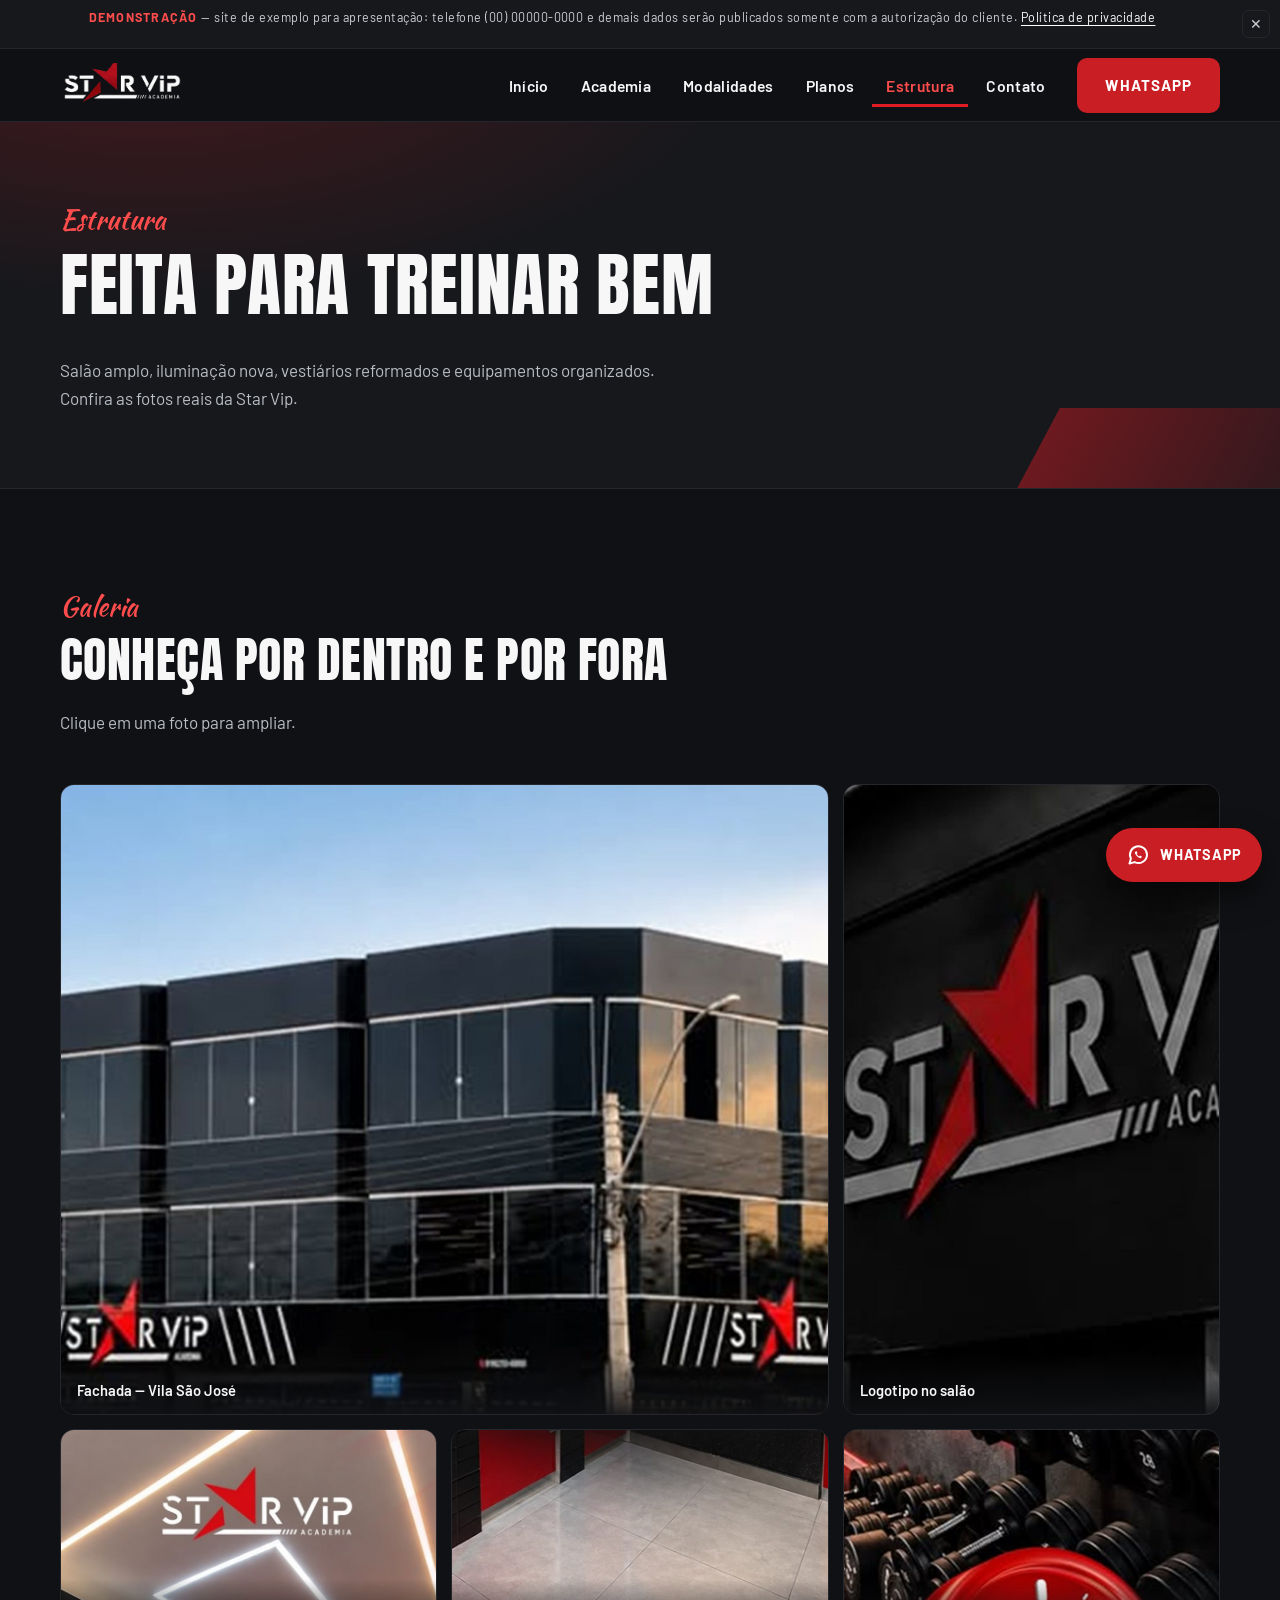
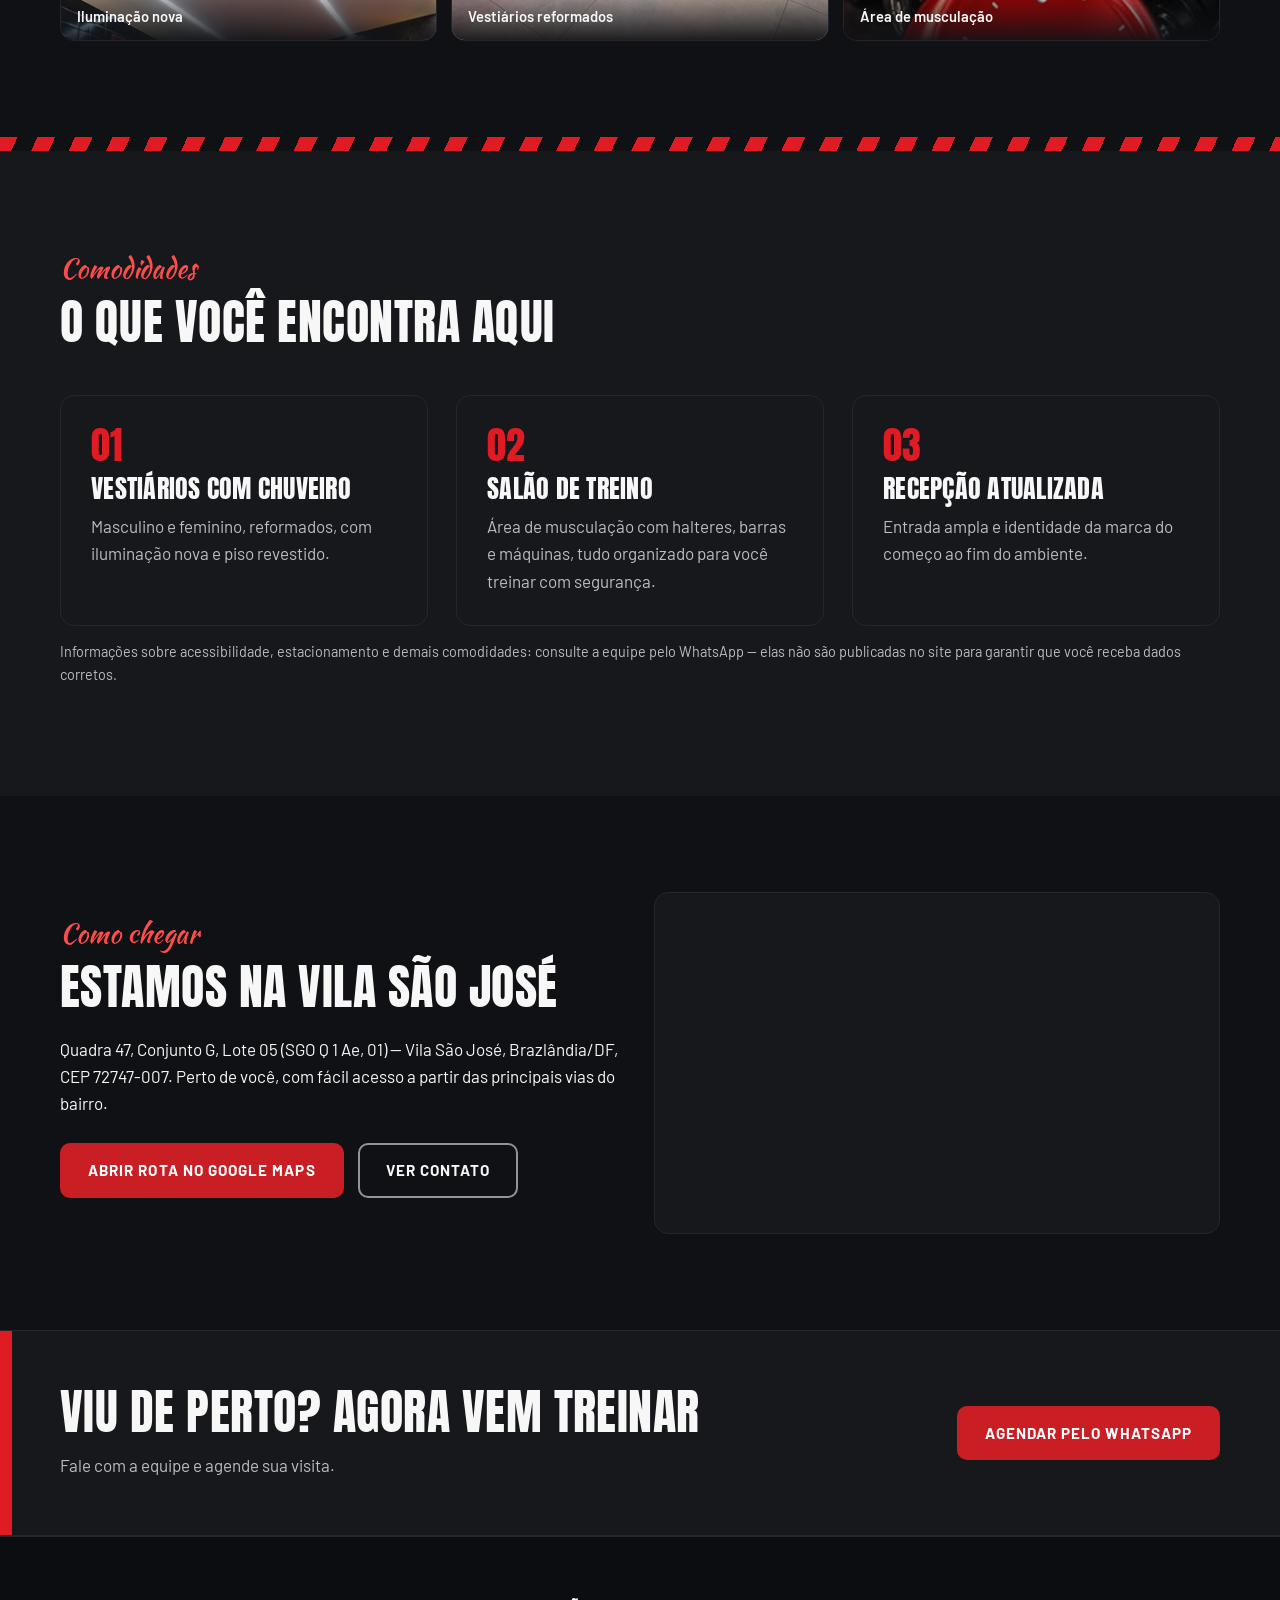
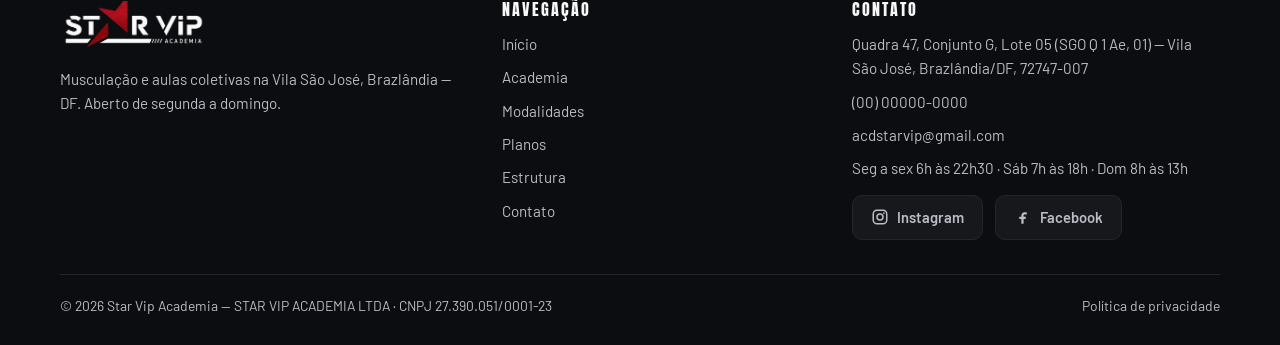
<file: estrutura.html>
<!DOCTYPE html>
<html lang="pt-BR">
<head>
  <meta charset="UTF-8">
  <meta name="viewport" content="width=device-width, initial-scale=1.0">
  <title>Estrutura e galeria — Star Vip Academia</title>
  <meta name="description" content="Conheça a estrutura da Star Vip Academia em Brazlândia-DF: fachada, salão de treino, iluminação nova e vestiários reformados. Fotos reais e rota.">
  <meta name="theme-color" content="#101114">

  <meta property="og:type" content="website">
  <meta property="og:locale" content="pt_BR">
  <meta property="og:site_name" content="Star Vip Academia">
  <meta property="og:title" content="Estrutura e galeria — Star Vip Academia">
  <meta property="og:description" content="Fotos reais da Star Vip: fachada, salão de treino, iluminação nova e vestiários reformados.">
  <meta property="og:image" content="img/og-image.jpg">

  <link rel="icon" href="img/favicon.png" type="image/png">
  <link rel="preconnect" href="https://fonts.googleapis.com">
  <link rel="preconnect" href="https://fonts.gstatic.com" crossorigin>
  <link href="https://fonts.googleapis.com/css2?family=Anton&family=Barlow:ital,wght@0,400;0,600;0,700;1,600&family=Kaushan+Script&display=swap" rel="stylesheet">
  <link rel="stylesheet" href="css/styles.css">
</head>
<body>
  <a class="skip-link" href="#conteudo">Pular para o conteúdo</a>

  <div class="demo-bar" role="note">
    <p><strong>Demonstração</strong> — site de exemplo para apresentação: telefone (00) 00000-0000 e demais dados serão publicados somente com a autorização do cliente. <a href="privacidade.html">Política de privacidade</a></p>
    <button type="button" class="demo-bar__close" aria-label="Dispensar aviso">&#10005;</button>
  </div>

  <!-- ======================= CABEÇALHO ======================= -->
  <header class="site-header">
    <div class="container header-inner">
      <a class="brand" href="index.html">
        <img src="img/logo.png" alt="Star Vip Academia — logo" width="126" height="44">
      </a>

      <button class="nav-toggle" type="button" aria-expanded="false" aria-controls="site-nav">
        <span class="bar"></span>
        <span class="bar"></span>
        <span class="bar"></span>
        <span class="visually-hidden">Abrir menu</span>
      </button>

      <nav id="site-nav" class="site-nav" aria-label="Navegação principal">
        <ul>
          <li><a class="nav-link" href="index.html">Início</a></li>
          <li><a class="nav-link" href="academia.html">Academia</a></li>
          <li><a class="nav-link" href="modalidades.html">Modalidades</a></li>
          <li><a class="nav-link" href="planos.html">Planos</a></li>
          <li><a class="nav-link" href="estrutura.html" aria-current="page">Estrutura</a></li>
          <li><a class="nav-link" href="contato.html">Contato</a></li>
        </ul>
        <a class="btn btn-red header-cta" href="https://wa.me/5500000000000?text=Ol%C3%A1%21%20Vim%20pelo%20site%20da%20Star%20Vip%20Academia%20e%20gostaria%20de%20mais%20informa%C3%A7%C3%B5es." target="_blank" rel="noopener" data-track="whatsapp" data-label="header">
          WhatsApp
        </a>
      </nav>
    </div>
  </header>

  <main id="conteudo">
    <!-- ======================= TOPO DA PÁGINA ======================= -->
    <section class="page-hero">
      <div class="container">
        <span class="kicker">Estrutura</span>
        <h1>Feita para treinar bem</h1>
        <p>
          Salão amplo, iluminação nova, vestiários reformados e equipamentos organizados.
          Confira as fotos reais da Star Vip.
        </p>
      </div>
    </section>

    <!-- ======================= GALERIA ======================= -->
    <section class="section">
      <div class="container">
        <div class="section-head reveal">
          <span class="kicker">Galeria</span>
          <h2>Conheça por dentro e por fora</h2>
          <p>Clique em uma foto para ampliar.</p>
        </div>

        <div class="gallery reveal">
          <figure>
            <img src="img/fachada.jpg" alt="Fachada preta da Star Vip Academia com letreiro iluminado na rua" width="1112" height="912" loading="lazy">
            <figcaption>Fachada — Vila São José</figcaption>
          </figure>
          <figure>
            <img src="img/logo-parede.jpg" alt="Logomarca Star Vip em relevo na parede preta do salão" width="1106" height="1089" loading="lazy">
            <figcaption>Logotipo no salão</figcaption>
          </figure>
          <figure>
            <img src="img/teto-led.jpg" alt="Iluminação de LED no teto e placa de vestiário da academia" width="1404" height="429" loading="lazy">
            <figcaption>Iluminação nova</figcaption>
          </figure>
          <figure>
            <img src="img/vestiario.jpg" alt="Vestiário reformado com portas vermelhas e piso revestido" width="1404" height="448" loading="lazy">
            <figcaption>Vestiários reformados</figcaption>
          </figure>
          <figure>
            <img src="img/halteres.jpg" alt="Fileira de halteres na área de musculação" width="1200" height="420" loading="lazy">
            <figcaption>Área de musculação</figcaption>
          </figure>
        </div>
      </div>
    </section>

    <div class="stripes" aria-hidden="true"></div>

    <!-- ======================= O QUE VOCÊ ENCONTRA ======================= -->
    <section class="section section--dark2">
      <div class="container">
        <div class="section-head reveal">
          <span class="kicker">Comodidades</span>
          <h2>O que você encontra aqui</h2>
        </div>

        <div class="grid grid-3">
          <article class="card reveal">
            <span class="num">01</span>
            <h3>Vestiários com chuveiro</h3>
            <p> Masculino e feminino, reformados, com iluminação nova e piso revestido.</p>
          </article>
          <article class="card reveal">
            <span class="num">02</span>
            <h3>Salão de treino</h3>
            <p>Área de musculação com halteres, barras e máquinas, tudo organizado para você treinar com segurança.</p>
          </article>
          <article class="card reveal">
            <span class="num">03</span>
            <h3>Recepção atualizada</h3>
            <p>Entrada ampla e identidade da marca do começo ao fim do ambiente.</p>
          </article>
        </div>

        <p class="note reveal">
          Informações sobre acessibilidade, estacionamento e demais comodidades:
          consulte a equipe pelo WhatsApp — elas não são publicadas no site para
          garantir que você receba dados corretos.
        </p>
      </div>
    </section>

    <!-- ======================= ROTA ======================= -->
    <section class="section">
      <div class="container">
        <div class="grid grid-2 items-center">
          <div class="reveal">
            <span class="kicker">Como chegar</span>
            <h2>Estamos na Vila São José</h2>
            <p>
              Quadra 47, Conjunto G, Lote 05 (SGO Q 1 Ae, 01) — Vila São José, Brazlândia/DF, CEP 72747-007.
              Perto de você, com fácil acesso a partir das principais vias do bairro.
            </p>
            <p class="hero-actions">
              <a class="btn btn-red" href="https://www.google.com/maps/dir/?api=1&amp;destination=Star%20Vip%20Academia%2C%20Qd.%2047%2C%20CJ%20G%2C%20LT%2005%2C%20SGO%20Q%201%20Ae%2C%2001%2C%20Bras%C3%ADlia%20-%20DF%2C%2072747-007" target="_blank" rel="noopener" data-track="rota" data-label="estrutura">Abrir rota no Google Maps</a>
              <a class="btn btn-outline" href="contato.html">Ver contato</a>
            </p>
          </div>

          <div class="map-frame reveal">
            <iframe
              src="https://www.google.com/maps?q=Star%20Vip%20Academia%2C%20Qd.%2047%2C%20CJ%20G%2C%20LT%2005%2C%20SGO%20Q%201%20Ae%2C%2001%2C%20Bras%C3%ADlia%20-%20DF%2C%2072747-007&amp;output=embed"
              title="Mapa da localização da Star Vip Academia"
              loading="lazy"
              referrerpolicy="no-referrer-when-downgrade"
              allowfullscreen></iframe>
          </div>
        </div>
      </div>
    </section>

    <!-- ======================= CTA ======================= -->
    <section class="cta-band">
      <div class="container">
        <div>
          <h2>Viu de perto? Agora vem treinar</h2>
          <p>Fale com a equipe e agende sua visita.</p>
        </div>
        <a class="btn btn-red" href="https://wa.me/5500000000000?text=Ol%C3%A1%21%20Vim%20pelo%20site%20e%20gostaria%20de%20agendar%20uma%20visita%20na%20Star%20Vip%20Academia." target="_blank" rel="noopener" data-track="whatsapp" data-label="cta-estrutura">
          Agendar pelo WhatsApp
        </a>
      </div>
    </section>
  </main>

  <!-- ======================= RODAPÉ ======================= -->
  <footer class="site-footer">
    <div class="container">
      <div class="footer-grid">
        <div>
          <img class="footer-logo" src="img/logo.png" alt="Star Vip Academia" width="146" height="51">
          <p>Musculação e aulas coletivas na Vila São José, Brazlândia — DF. Aberto de segunda a domingo.</p>
        </div>

        <nav aria-label="Links do rodapé">
          <h3>Navegação</h3>
          <ul>
            <li><a href="index.html">Início</a></li>
            <li><a href="academia.html">Academia</a></li>
            <li><a href="modalidades.html">Modalidades</a></li>
            <li><a href="planos.html">Planos</a></li>
            <li><a href="estrutura.html">Estrutura</a></li>
            <li><a href="contato.html">Contato</a></li>
          </ul>
        </nav>

        <div>
          <h3>Contato</h3>
          <ul>
            <li>Quadra 47, Conjunto G, Lote 05 (SGO Q 1 Ae, 01) — Vila São José, Brazlândia/DF, 72747-007</li>
            <li><a href="tel:+5500000000000">(00) 00000-0000</a></li>
            <li><a href="mailto:acdstarvip@gmail.com">acdstarvip@gmail.com</a></li>
            <li>Seg a sex 6h às 22h30 · Sáb 7h às 18h · Dom 8h às 13h</li>
          </ul>
          <div class="socials">
            <a href="https://www.instagram.com/academiastarvip/" target="_blank" rel="noopener" data-track="instagram" data-label="footer">
              <svg width="18" height="18" viewBox="0 0 24 24" fill="none" stroke="currentColor" stroke-width="2" aria-hidden="true"><rect x="3" y="3" width="18" height="18" rx="5"/><circle cx="12" cy="12" r="4"/><circle cx="17.2" cy="6.8" r="1.2" fill="currentColor" stroke="none"/></svg>
              Instagram
            </a>
            <a href="https://www.facebook.com/academiastarvip" target="_blank" rel="noopener" data-track="facebook" data-label="footer">
              <svg width="18" height="18" viewBox="0 0 24 24" fill="currentColor" aria-hidden="true"><path d="M14 8.5h3V5.6h-3c-2.3 0-4.2 1.9-4.2 4.2v1.9H7v2.9h2.8V21h3v-6.4h2.6l.5-2.9h-3.1V9.8c0-.7.6-1.3 1.2-1.3z"/></svg>
              Facebook
            </a>
          </div>
        </div>
      </div>

      <div class="footer-bottom">
        <span>© 2026 Star Vip Academia — STAR VIP ACADEMIA LTDA · CNPJ 27.390.051/0001-23</span>
        <span><a href="privacidade.html">Política de privacidade</a></span>
      </div>
    </div>
  </footer>

  <a class="float-wa" href="https://wa.me/5500000000000?text=Ol%C3%A1%21%20Vim%20pelo%20site%20da%20Star%20Vip%20Academia%20e%20gostaria%20de%20mais%20informa%C3%A7%C3%B5es." target="_blank" rel="noopener" aria-label="Falar no WhatsApp" data-track="whatsapp" data-label="flutuante">
    <svg viewBox="0 0 24 24" fill="none" stroke="currentColor" stroke-width="2" stroke-linecap="round" stroke-linejoin="round" aria-hidden="true"><path d="M21 11.5a8.5 8.5 0 0 1-12.3 7.6L3.5 20.5l1.4-5A8.5 8.5 0 1 1 21 11.5z"/><path d="M8.8 9.2c.3 2.6 3.4 5.7 6 6l1.2-1.5-1.9-1.1-1 .8c-.9-.5-1.9-1.5-2.4-2.4l.8-1L10.3 8l-1.5 1.2z" fill="currentColor" stroke="none"/></svg>
    <span>WhatsApp</span>
  </a>

  <script src="js/main.js"></script>
</body>
</html>
</file>
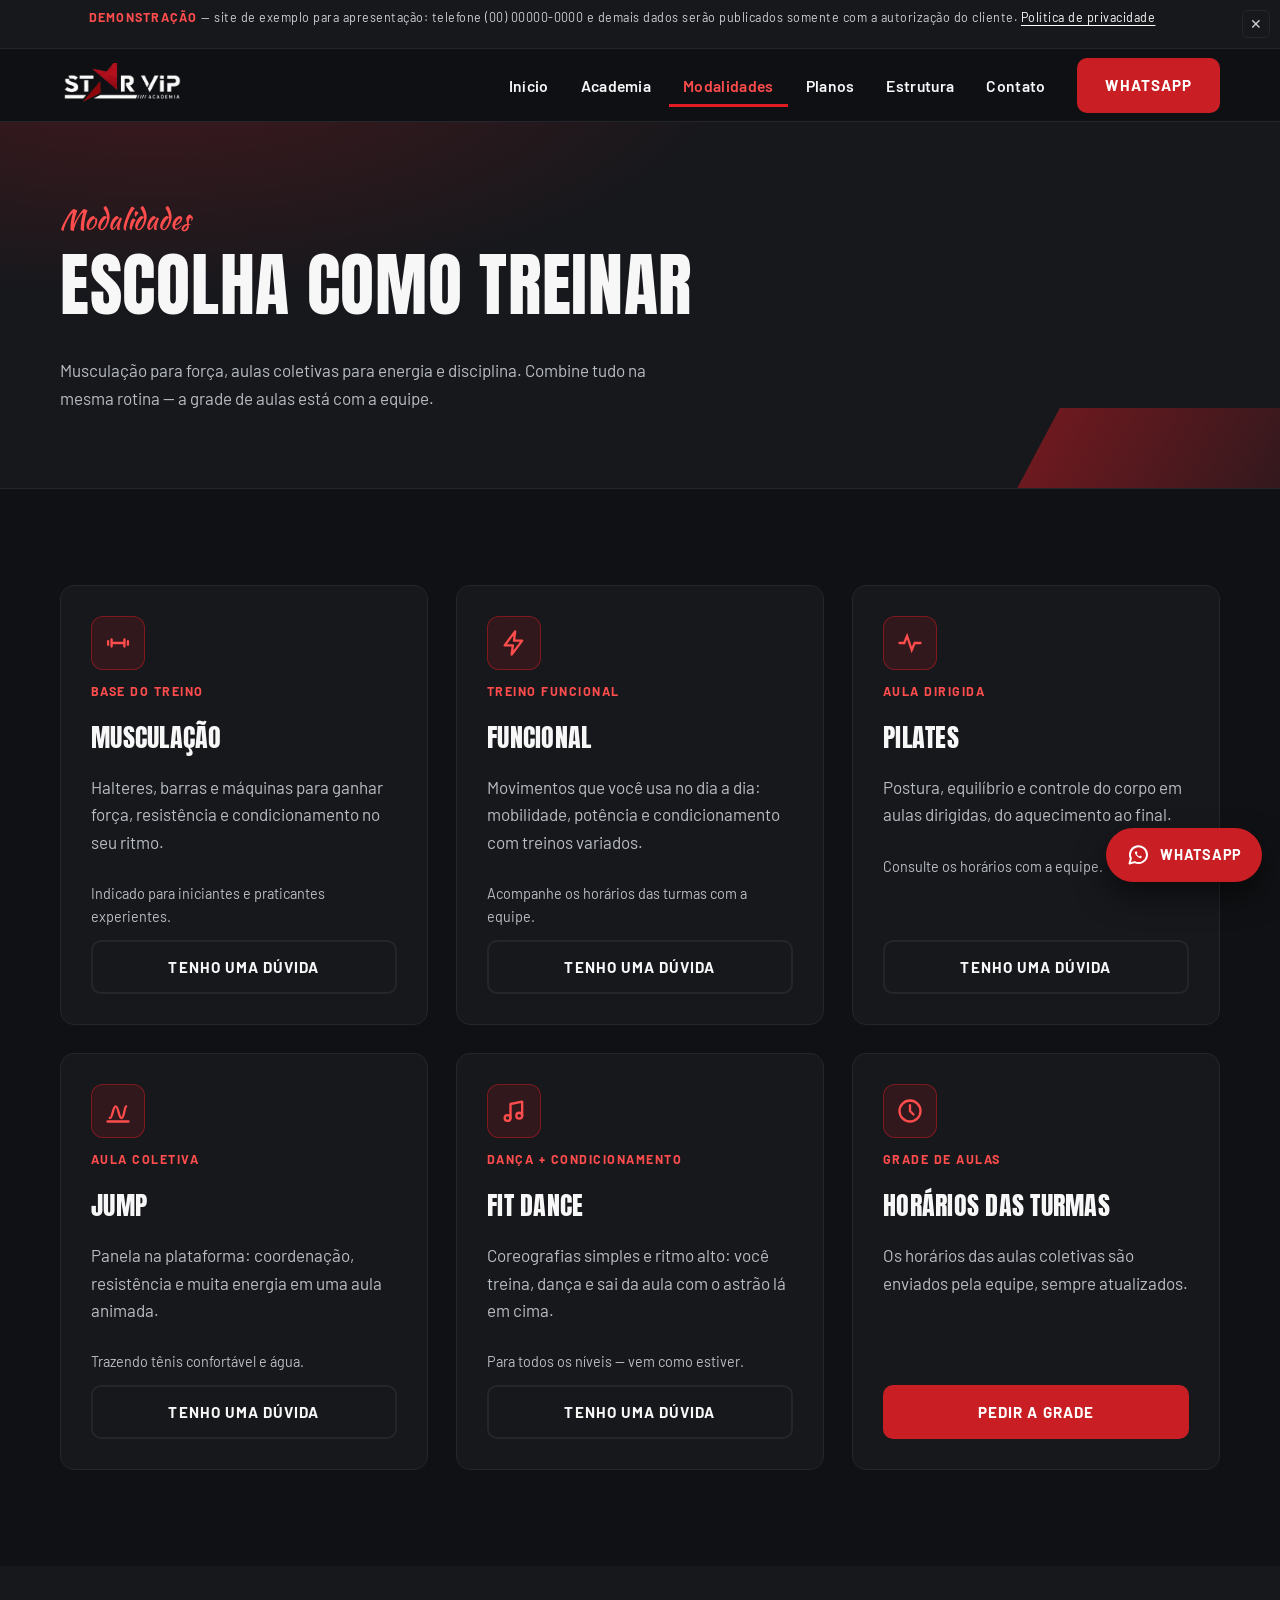
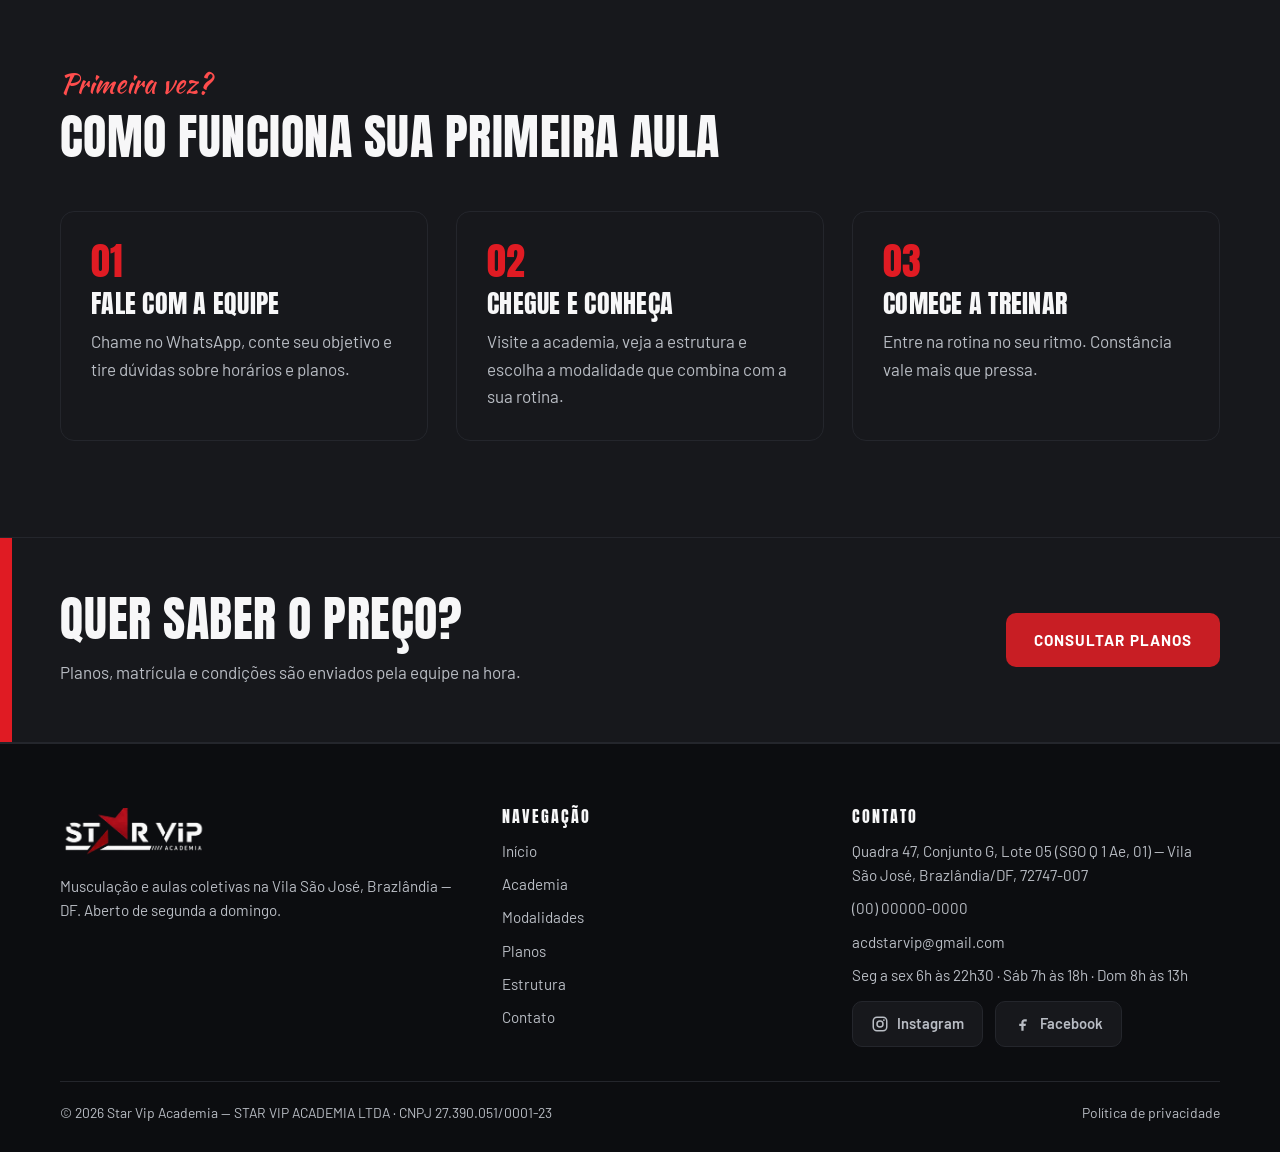
<file: modalidades.html>
<!DOCTYPE html>
<html lang="pt-BR">
<head>
  <meta charset="UTF-8">
  <meta name="viewport" content="width=device-width, initial-scale=1.0">
  <title>Modalidades — Musculação, Funcional, Pilates, Jump e Fit Dance | Star Vip</title>
  <meta name="description" content="Modalidades da Star Vip Academia em Brazlândia-DF: musculação, funcional, pilates, jump e fit dance. Consulte a grade de aulas pelo WhatsApp.">
  <meta name="theme-color" content="#101114">

  <meta property="og:type" content="website">
  <meta property="og:locale" content="pt_BR">
  <meta property="og:site_name" content="Star Vip Academia">
  <meta property="og:title" content="Modalidades — Star Vip Academia">
  <meta property="og:description" content="Musculação, funcional, pilates, jump e fit dance. Monte a sua rotina de treino na Star Vip.">
  <meta property="og:image" content="img/og-image.jpg">

  <link rel="icon" href="img/favicon.png" type="image/png">
  <link rel="preconnect" href="https://fonts.googleapis.com">
  <link rel="preconnect" href="https://fonts.gstatic.com" crossorigin>
  <link href="https://fonts.googleapis.com/css2?family=Anton&family=Barlow:ital,wght@0,400;0,600;0,700;1,600&family=Kaushan+Script&display=swap" rel="stylesheet">
  <link rel="stylesheet" href="css/styles.css">
</head>
<body>
  <a class="skip-link" href="#conteudo">Pular para o conteúdo</a>

  <div class="demo-bar" role="note">
    <p><strong>Demonstração</strong> — site de exemplo para apresentação: telefone (00) 00000-0000 e demais dados serão publicados somente com a autorização do cliente. <a href="privacidade.html">Política de privacidade</a></p>
    <button type="button" class="demo-bar__close" aria-label="Dispensar aviso">&#10005;</button>
  </div>

  <!-- ======================= CABEÇALHO ======================= -->
  <header class="site-header">
    <div class="container header-inner">
      <a class="brand" href="index.html">
        <img src="img/logo.png" alt="Star Vip Academia — logo" width="126" height="44">
      </a>

      <button class="nav-toggle" type="button" aria-expanded="false" aria-controls="site-nav">
        <span class="bar"></span>
        <span class="bar"></span>
        <span class="bar"></span>
        <span class="visually-hidden">Abrir menu</span>
      </button>

      <nav id="site-nav" class="site-nav" aria-label="Navegação principal">
        <ul>
          <li><a class="nav-link" href="index.html">Início</a></li>
          <li><a class="nav-link" href="academia.html">Academia</a></li>
          <li><a class="nav-link" href="modalidades.html" aria-current="page">Modalidades</a></li>
          <li><a class="nav-link" href="planos.html">Planos</a></li>
          <li><a class="nav-link" href="estrutura.html">Estrutura</a></li>
          <li><a class="nav-link" href="contato.html">Contato</a></li>
        </ul>
        <a class="btn btn-red header-cta" href="https://wa.me/5500000000000?text=Ol%C3%A1%21%20Vim%20pelo%20site%20da%20Star%20Vip%20Academia%20e%20gostaria%20de%20mais%20informa%C3%A7%C3%B5es." target="_blank" rel="noopener" data-track="whatsapp" data-label="header">
          WhatsApp
        </a>
      </nav>
    </div>
  </header>

  <main id="conteudo">
    <!-- ======================= TOPO DA PÁGINA ======================= -->
    <section class="page-hero">
      <div class="container">
        <span class="kicker">Modalidades</span>
        <h1>Escolha como treinar</h1>
        <p>
          Musculação para força, aulas coletivas para energia e disciplina.
          Combine tudo na mesma rotina — a grade de aulas está com a equipe.
        </p>
      </div>
    </section>

    <!-- ======================= CARDS ======================= -->
    <section class="section">
      <div class="container">
        <div class="grid grid-3">
          <article class="card card--mod reveal">
            <span class="mod-icon" aria-hidden="true">
              <svg viewBox="0 0 24 24" fill="none" stroke="currentColor" stroke-width="2" stroke-linecap="round"><path d="M6.5 9v6M3.5 10.5v3M17.5 9v6M20.5 10.5v3M6.5 12h11"/></svg>
            </span>
            <span class="tag">Base do treino</span>
            <h3>Musculação</h3>
            <p>Halteres, barras e máquinas para ganhar força, resistência e condicionamento no seu ritmo.</p>
            <p class="note">Indicado para iniciantes e praticantes experientes.</p>
            <a class="btn btn-ghost-light" href="https://wa.me/5500000000000?text=Ol%C3%A1%21%20Vim%20pelo%20site%20e%20gostaria%20de%20saber%20sobre%20a%20muscula%C3%A7%C3%A3o%20na%20Star%20Vip%20Academia." target="_blank" rel="noopener" data-track="whatsapp" data-label="modalidade-musculacao">Tenho uma dúvida</a>
          </article>

          <article class="card card--mod reveal">
            <span class="mod-icon" aria-hidden="true">
              <svg viewBox="0 0 24 24" fill="none" stroke="currentColor" stroke-width="2" stroke-linecap="round" stroke-linejoin="round"><path d="M13 2 4 14h7l-1 8 9-12h-7l1-8z"/></svg>
            </span>
            <span class="tag">Treino funcional</span>
            <h3>Funcional</h3>
            <p>Movimentos que você usa no dia a dia: mobilidade, potência e condicionamento com treinos variados.</p>
            <p class="note">Acompanhe os horários das turmas com a equipe.</p>
            <a class="btn btn-ghost-light" href="https://wa.me/5500000000000?text=Ol%C3%A1%21%20Vim%20pelo%20site%20e%20gostaria%20de%20saber%20sobre%20o%20treino%20funcional%20na%20Star%20Vip%20Academia." target="_blank" rel="noopener" data-track="whatsapp" data-label="modalidade-funcional">Tenho uma dúvida</a>
          </article>

          <article class="card card--mod reveal">
            <span class="mod-icon" aria-hidden="true">
              <svg viewBox="0 0 24 24" fill="none" stroke="currentColor" stroke-width="2" stroke-linecap="round"><path d="M3 12h4l2.5-6 4 12L16 12h5"/></svg>
            </span>
            <span class="tag">Aula dirigida</span>
            <h3>Pilates</h3>
            <p>Postura, equilíbrio e controle do corpo em aulas dirigidas, do aquecimento ao final.</p>
            <p class="note">Consulte os horários com a equipe.</p>
            <a class="btn btn-ghost-light" href="https://wa.me/5500000000000?text=Ol%C3%A1%21%20Vim%20pelo%20site%20e%20gostaria%20de%20saber%20sobre%20as%20aulas%20de%20Pilates%20na%20Star%20Vip%20Academia." target="_blank" rel="noopener" data-track="whatsapp" data-label="modalidade-pilates">Tenho uma dúvida</a>
          </article>

          <article class="card card--mod reveal">
            <span class="mod-icon" aria-hidden="true">
              <svg viewBox="0 0 24 24" fill="none" stroke="currentColor" stroke-width="2" stroke-linecap="round"><path d="M5 18c2.5 0 2.5-10 5-10s2.5 10 5 10 2.5-10 4-10"/><path d="M3 21h18"/></svg>
            </span>
            <span class="tag">Aula coletiva</span>
            <h3>Jump</h3>
            <p>Panela na plataforma: coordenação, resistência e muita energia em uma aula animada.</p>
            <p class="note">Trazendo tênis confortável e água.</p>
            <a class="btn btn-ghost-light" href="https://wa.me/5500000000000?text=Ol%C3%A1%21%20Vim%20pelo%20site%20e%20gostaria%20de%20saber%20sobre%20as%20aulas%20de%20Jump%20na%20Star%20Vip%20Academia." target="_blank" rel="noopener" data-track="whatsapp" data-label="modalidade-jump">Tenho uma dúvida</a>
          </article>

          <article class="card card--mod reveal">
            <span class="mod-icon" aria-hidden="true">
              <svg viewBox="0 0 24 24" fill="none" stroke="currentColor" stroke-width="2" stroke-linecap="round" stroke-linejoin="round"><path d="M9 18V6l10-2v12"/><circle cx="6.5" cy="18" r="2.5"/><circle cx="16.5" cy="16" r="2.5"/></svg>
            </span>
            <span class="tag">Dança + condicionamento</span>
            <h3>Fit Dance</h3>
            <p>Coreografias simples e ritmo alto: você treina, dança e sai da aula com o astrão lá em cima.</p>
            <p class="note">Para todos os níveis — vem como estiver.</p>
            <a class="btn btn-ghost-light" href="https://wa.me/5500000000000?text=Ol%C3%A1%21%20Vim%20pelo%20site%20e%20gostaria%20de%20saber%20sobre%20as%20aulas%20de%20Fit%20Dance%20na%20Star%20Vip%20Academia." target="_blank" rel="noopener" data-track="whatsapp" data-label="modalidade-fitdance">Tenho uma dúvida</a>
          </article>

          <article class="card card--mod reveal">
            <span class="mod-icon" aria-hidden="true">
              <svg viewBox="0 0 24 24" fill="none" stroke="currentColor" stroke-width="2" stroke-linecap="round"><circle cx="12" cy="12" r="9"/><path d="M12 7v5l3 3"/></svg>
            </span>
            <span class="tag">Grade de aulas</span>
            <h3>Horários das turmas</h3>
            <p>Os horários das aulas coletivas são enviados pela equipe, sempre atualizados.</p>
            <a class="btn btn-red" href="https://wa.me/5500000000000?text=Ol%C3%A1%21%20Vim%20pelo%20site%20e%20gostaria%20da%20grade%20de%20aulas%20da%20Star%20Vip%20Academia." target="_blank" rel="noopener" data-track="whatsapp" data-label="modalidade-grade">Pedir a grade</a>
          </article>
        </div>
      </div>
    </section>

    <!-- ======================= COMO FUNCIONA ======================= -->
    <section class="section section--dark2">
      <div class="container">
        <div class="section-head reveal">
          <span class="kicker">Primeira vez?</span>
          <h2>Como funciona sua primeira aula</h2>
        </div>

        <div class="grid grid-3">
          <article class="card reveal">
            <span class="num">01</span>
            <h3>Fale com a equipe</h3>
            <p>Chame no WhatsApp, conte seu objetivo e tire dúvidas sobre horários e planos.</p>
          </article>
          <article class="card reveal">
            <span class="num">02</span>
            <h3>Chegue e conheça</h3>
            <p>Visite a academia, veja a estrutura e escolha a modalidade que combina com a sua rotina.</p>
          </article>
          <article class="card reveal">
            <span class="num">03</span>
            <h3>Comece a treinar</h3>
            <p>Entre na rotina no seu ritmo. Constância vale mais que pressa.</p>
          </article>
        </div>
      </div>
    </section>

    <!-- ======================= CTA ======================= -->
    <section class="cta-band">
      <div class="container">
        <div>
          <h2>Quer saber o preço?</h2>
          <p>Planos, matrícula e condições são enviados pela equipe na hora.</p>
        </div>
        <a class="btn btn-red" href="https://wa.me/5500000000000?text=Ol%C3%A1%21%20Vim%20pelo%20site%20e%20gostaria%20de%20conhecer%20os%20planos%20da%20Star%20Vip%20Academia." target="_blank" rel="noopener" data-track="whatsapp" data-label="cta-modalidades">
          Consultar planos
        </a>
      </div>
    </section>
  </main>

  <!-- ======================= RODAPÉ ======================= -->
  <footer class="site-footer">
    <div class="container">
      <div class="footer-grid">
        <div>
          <img class="footer-logo" src="img/logo.png" alt="Star Vip Academia" width="146" height="51">
          <p>Musculação e aulas coletivas na Vila São José, Brazlândia — DF. Aberto de segunda a domingo.</p>
        </div>

        <nav aria-label="Links do rodapé">
          <h3>Navegação</h3>
          <ul>
            <li><a href="index.html">Início</a></li>
            <li><a href="academia.html">Academia</a></li>
            <li><a href="modalidades.html">Modalidades</a></li>
            <li><a href="planos.html">Planos</a></li>
            <li><a href="estrutura.html">Estrutura</a></li>
            <li><a href="contato.html">Contato</a></li>
          </ul>
        </nav>

        <div>
          <h3>Contato</h3>
          <ul>
            <li>Quadra 47, Conjunto G, Lote 05 (SGO Q 1 Ae, 01) — Vila São José, Brazlândia/DF, 72747-007</li>
            <li><a href="tel:+5500000000000">(00) 00000-0000</a></li>
            <li><a href="mailto:acdstarvip@gmail.com">acdstarvip@gmail.com</a></li>
            <li>Seg a sex 6h às 22h30 · Sáb 7h às 18h · Dom 8h às 13h</li>
          </ul>
          <div class="socials">
            <a href="https://www.instagram.com/academiastarvip/" target="_blank" rel="noopener" data-track="instagram" data-label="footer">
              <svg width="18" height="18" viewBox="0 0 24 24" fill="none" stroke="currentColor" stroke-width="2" aria-hidden="true"><rect x="3" y="3" width="18" height="18" rx="5"/><circle cx="12" cy="12" r="4"/><circle cx="17.2" cy="6.8" r="1.2" fill="currentColor" stroke="none"/></svg>
              Instagram
            </a>
            <a href="https://www.facebook.com/academiastarvip" target="_blank" rel="noopener" data-track="facebook" data-label="footer">
              <svg width="18" height="18" viewBox="0 0 24 24" fill="currentColor" aria-hidden="true"><path d="M14 8.5h3V5.6h-3c-2.3 0-4.2 1.9-4.2 4.2v1.9H7v2.9h2.8V21h3v-6.4h2.6l.5-2.9h-3.1V9.8c0-.7.6-1.3 1.2-1.3z"/></svg>
              Facebook
            </a>
          </div>
        </div>
      </div>

      <div class="footer-bottom">
        <span>© 2026 Star Vip Academia — STAR VIP ACADEMIA LTDA · CNPJ 27.390.051/0001-23</span>
        <span><a href="privacidade.html">Política de privacidade</a></span>
      </div>
    </div>
  </footer>

  <a class="float-wa" href="https://wa.me/5500000000000?text=Ol%C3%A1%21%20Vim%20pelo%20site%20da%20Star%20Vip%20Academia%20e%20gostaria%20de%20mais%20informa%C3%A7%C3%B5es." target="_blank" rel="noopener" aria-label="Falar no WhatsApp" data-track="whatsapp" data-label="flutuante">
    <svg viewBox="0 0 24 24" fill="none" stroke="currentColor" stroke-width="2" stroke-linecap="round" stroke-linejoin="round" aria-hidden="true"><path d="M21 11.5a8.5 8.5 0 0 1-12.3 7.6L3.5 20.5l1.4-5A8.5 8.5 0 1 1 21 11.5z"/><path d="M8.8 9.2c.3 2.6 3.4 5.7 6 6l1.2-1.5-1.9-1.1-1 .8c-.9-.5-1.9-1.5-2.4-2.4l.8-1L10.3 8l-1.5 1.2z" fill="currentColor" stroke="none"/></svg>
    <span>WhatsApp</span>
  </a>

  <script src="js/main.js"></script>
</body>
</html>
</file>
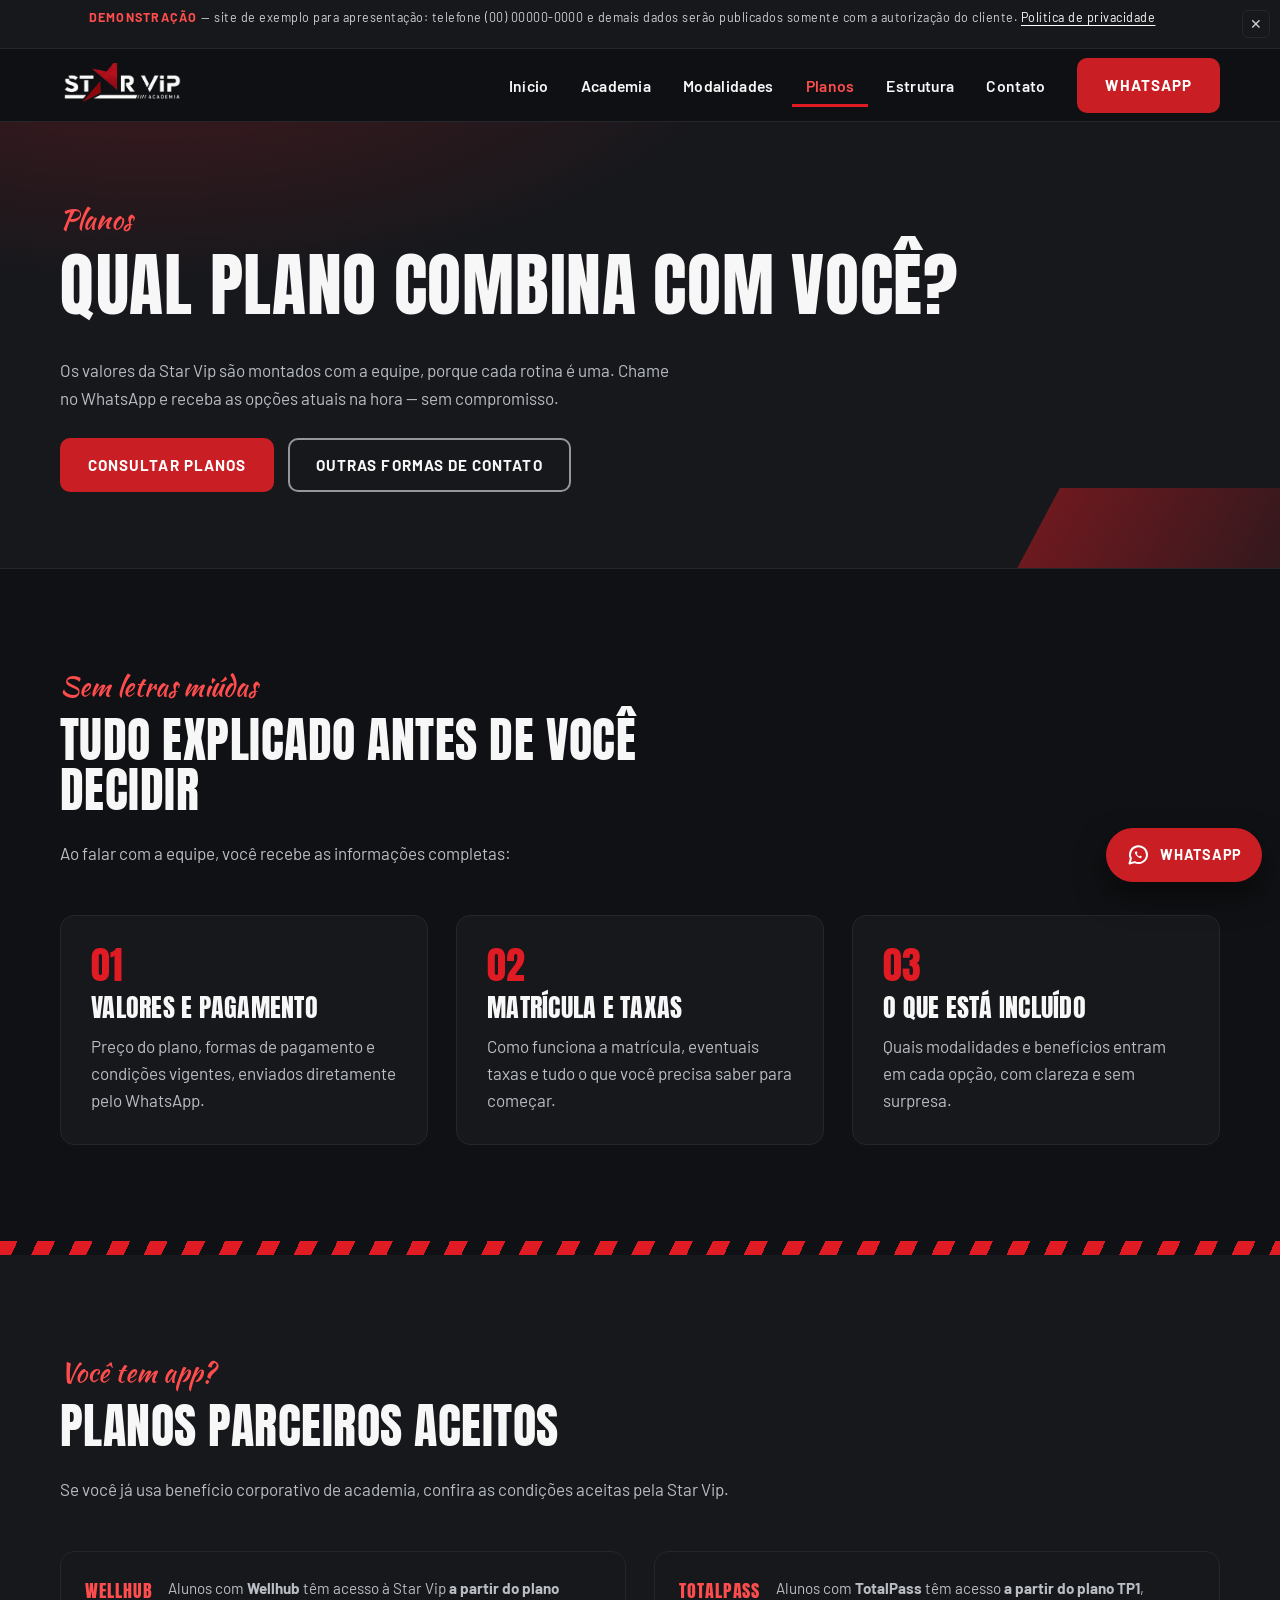
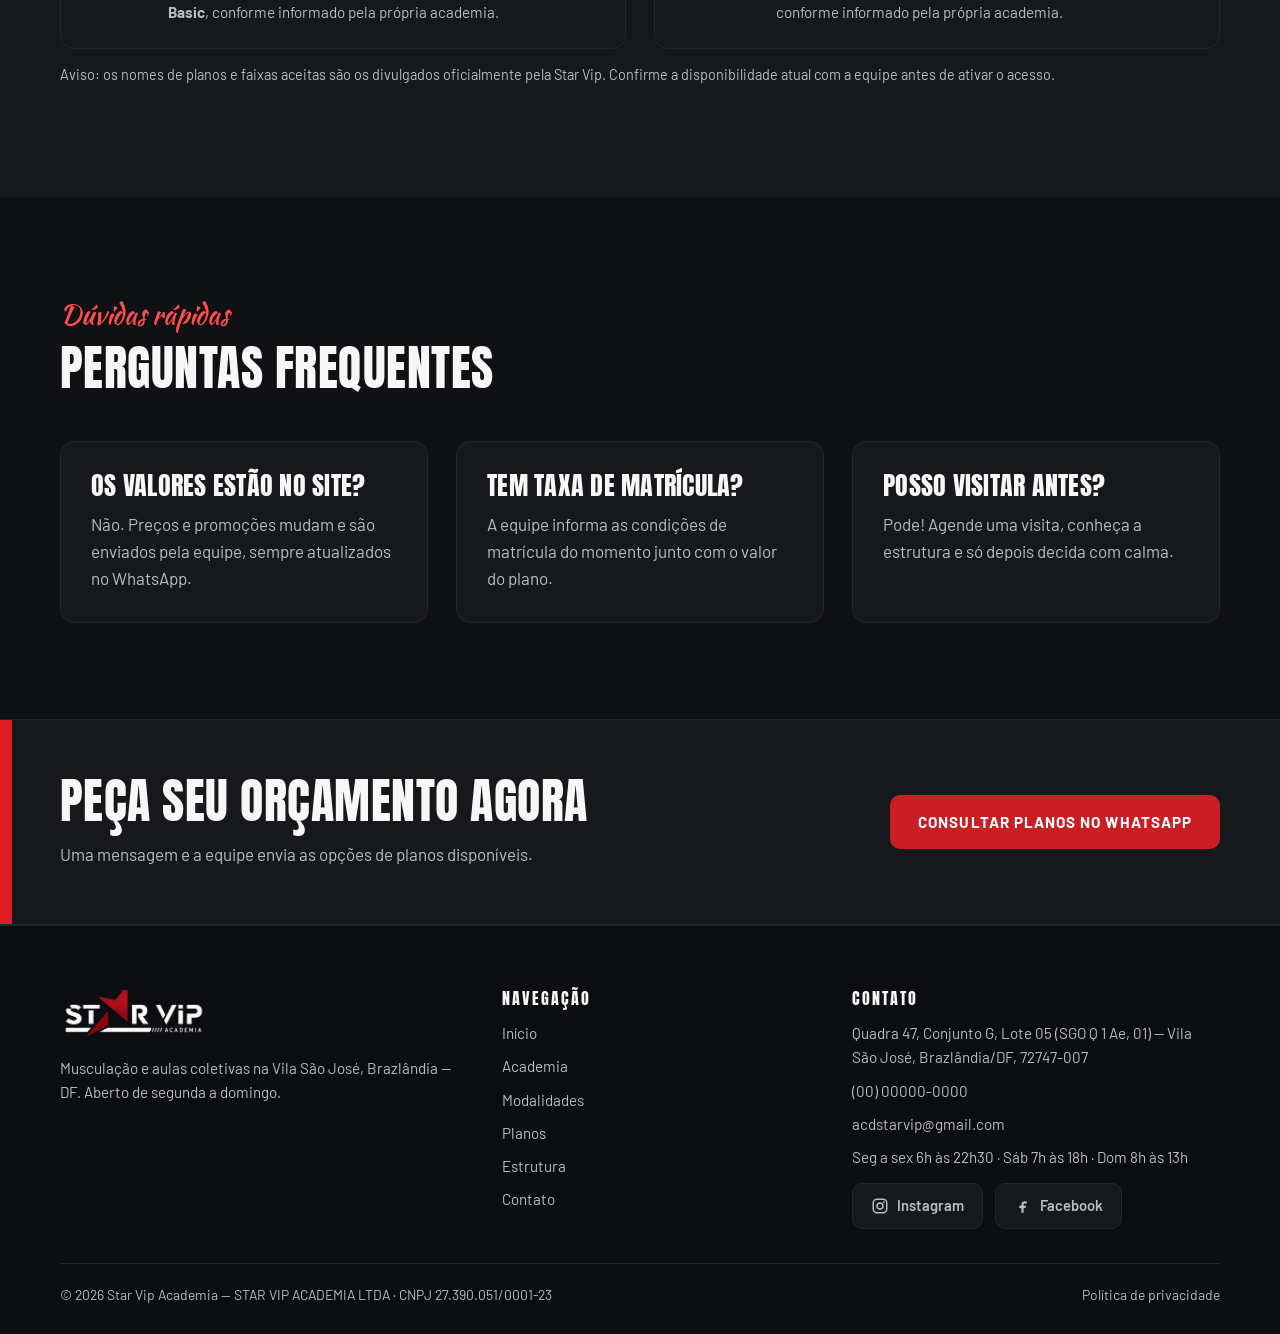
<file: planos.html>
<!DOCTYPE html>
<html lang="pt-BR">
<head>
  <meta charset="UTF-8">
  <meta name="viewport" content="width=device-width, initial-scale=1.0">
  <title>Planos — Consulte valores e condições | Star Vip Academia</title>
  <meta name="description" content="Planos da Star Vip Academia em Brazlândia-DF. Valores enviados pela equipe pelo WhatsApp. Wellhub a partir do Basic e TotalPass a partir do TP1.">
  <meta name="theme-color" content="#101114">

  <meta property="og:type" content="website">
  <meta property="og:locale" content="pt_BR">
  <meta property="og:site_name" content="Star Vip Academia">
  <meta property="og:title" content="Planos — Star Vip Academia">
  <meta property="og:description" content="Consulte planos, valores e condições direto com a equipe da Star Vip.">
  <meta property="og:image" content="img/og-image.jpg">

  <link rel="icon" href="img/favicon.png" type="image/png">
  <link rel="preconnect" href="https://fonts.googleapis.com">
  <link rel="preconnect" href="https://fonts.gstatic.com" crossorigin>
  <link href="https://fonts.googleapis.com/css2?family=Anton&family=Barlow:ital,wght@0,400;0,600;0,700;1,600&family=Kaushan+Script&display=swap" rel="stylesheet">
  <link rel="stylesheet" href="css/styles.css">
</head>
<body>
  <a class="skip-link" href="#conteudo">Pular para o conteúdo</a>

  <div class="demo-bar" role="note">
    <p><strong>Demonstração</strong> — site de exemplo para apresentação: telefone (00) 00000-0000 e demais dados serão publicados somente com a autorização do cliente. <a href="privacidade.html">Política de privacidade</a></p>
    <button type="button" class="demo-bar__close" aria-label="Dispensar aviso">&#10005;</button>
  </div>

  <!-- ======================= CABEÇALHO ======================= -->
  <header class="site-header">
    <div class="container header-inner">
      <a class="brand" href="index.html">
        <img src="img/logo.png" alt="Star Vip Academia — logo" width="126" height="44">
      </a>

      <button class="nav-toggle" type="button" aria-expanded="false" aria-controls="site-nav">
        <span class="bar"></span>
        <span class="bar"></span>
        <span class="bar"></span>
        <span class="visually-hidden">Abrir menu</span>
      </button>

      <nav id="site-nav" class="site-nav" aria-label="Navegação principal">
        <ul>
          <li><a class="nav-link" href="index.html">Início</a></li>
          <li><a class="nav-link" href="academia.html">Academia</a></li>
          <li><a class="nav-link" href="modalidades.html">Modalidades</a></li>
          <li><a class="nav-link" href="planos.html" aria-current="page">Planos</a></li>
          <li><a class="nav-link" href="estrutura.html">Estrutura</a></li>
          <li><a class="nav-link" href="contato.html">Contato</a></li>
        </ul>
        <a class="btn btn-red header-cta" href="https://wa.me/5500000000000?text=Ol%C3%A1%21%20Vim%20pelo%20site%20da%20Star%20Vip%20Academia%20e%20gostaria%20de%20mais%20informa%C3%A7%C3%B5es." target="_blank" rel="noopener" data-track="whatsapp" data-label="header">
          WhatsApp
        </a>
      </nav>
    </div>
  </header>

  <main id="conteudo">
    <!-- ======================= TOPO DA PÁGINA ======================= -->
    <section class="page-hero">
      <div class="container">
        <span class="kicker">Planos</span>
        <h1>Qual plano combina com você?</h1>
        <p>
          Os valores da Star Vip são montados com a equipe, porque cada rotina é uma.
          Chame no WhatsApp e receba as opções atuais na hora — sem compromisso.
        </p>
        <p class="hero-actions">
          <a class="btn btn-red" href="https://wa.me/5500000000000?text=Ol%C3%A1%21%20Vim%20pelo%20site%20e%20gostaria%20de%20conhecer%20os%20planos%20e%20valores%20da%20Star%20Vip%20Academia." target="_blank" rel="noopener" data-track="whatsapp" data-label="planos-hero">Consultar planos</a>
          <a class="btn btn-outline" href="contato.html">Outras formas de contato</a>
        </p>
      </div>
    </section>

    <!-- ======================= O QUE A EQUIPE EXPLICA ======================= -->
    <section class="section">
      <div class="container">
        <div class="section-head reveal">
          <span class="kicker">Sem letras miúdas</span>
          <h2>Tudo explicado antes de você decidir</h2>
          <p>Ao falar com a equipe, você recebe as informações completas:</p>
        </div>

        <div class="grid grid-3">
          <article class="card reveal">
            <span class="num">01</span>
            <h3>Valores e pagamento</h3>
            <p>Preço do plano, formas de pagamento e condições vigentes, enviados diretamente pelo WhatsApp.</p>
          </article>
          <article class="card reveal">
            <span class="num">02</span>
            <h3>Matrícula e taxas</h3>
            <p>Como funciona a matrícula, eventuais taxas e tudo o que você precisa saber para começar.</p>
          </article>
          <article class="card reveal">
            <span class="num">03</span>
            <h3>O que está incluído</h3>
            <p>Quais modalidades e benefícios entram em cada opção, com clareza e sem surpresa.</p>
          </article>
        </div>
      </div>
    </section>

    <div class="stripes" aria-hidden="true"></div>

    <!-- ======================= PARCEIROS ======================= -->
    <section class="section section--dark2">
      <div class="container">
        <div class="section-head reveal">
          <span class="kicker">Você tem app?</span>
          <h2>Planos parceiros aceitos</h2>
          <p>Se você já usa benefício corporativo de academia, confira as condições aceitas pela Star Vip.</p>
        </div>

        <div class="grid grid-2">
          <div class="partner reveal">
            <span class="p-badge">Wellhub</span>
            <p>
              Alunos com <strong>Wellhub</strong> têm acesso à Star Vip
              <strong>a partir do plano Basic</strong>, conforme informado pela própria academia.
            </p>
          </div>
          <div class="partner reveal">
            <span class="p-badge">TotalPass</span>
            <p>
              Alunos com <strong>TotalPass</strong> têm acesso
              <strong>a partir do plano TP1</strong>, conforme informado pela própria academia.
            </p>
          </div>
        </div>

        <p class="note reveal">
          Aviso: os nomes de planos e faixas aceitas são os divulgados oficialmente pela Star Vip.
          Confirme a disponibilidade atual com a equipe antes de ativar o acesso.
        </p>
      </div>
    </section>

    <!-- ======================= DÚVIDAS FREQUENTES ======================= -->
    <section class="section">
      <div class="container">
        <div class="section-head reveal">
          <span class="kicker">Dúvidas rápidas</span>
          <h2>Perguntas frequentes</h2>
        </div>

        <div class="grid grid-3">
          <article class="card reveal">
            <h3>Os valores estão no site?</h3>
            <p>Não. Preços e promoções mudam e são enviados pela equipe, sempre atualizados no WhatsApp.</p>
          </article>
          <article class="card reveal">
            <h3>Tem taxa de matrícula?</h3>
            <p>A equipe informa as condições de matrícula do momento junto com o valor do plano.</p>
          </article>
          <article class="card reveal">
            <h3>Posso visitar antes?</h3>
            <p>Pode! Agende uma visita, conheça a estrutura e só depois decida com calma.</p>
          </article>
        </div>
      </div>
    </section>

    <!-- ======================= CTA ======================= -->
    <section class="cta-band">
      <div class="container">
        <div>
          <h2>Peça seu orçamento agora</h2>
          <p>Uma mensagem e a equipe envia as opções de planos disponíveis.</p>
        </div>
        <a class="btn btn-red" href="https://wa.me/5500000000000?text=Ol%C3%A1%21%20Vim%20pelo%20site%20e%20gostaria%20de%20conhecer%20os%20planos%20e%20valores%20da%20Star%20Vip%20Academia." target="_blank" rel="noopener" data-track="whatsapp" data-label="cta-planos">
          Consultar planos no WhatsApp
        </a>
      </div>
    </section>
  </main>

  <!-- ======================= RODAPÉ ======================= -->
  <footer class="site-footer">
    <div class="container">
      <div class="footer-grid">
        <div>
          <img class="footer-logo" src="img/logo.png" alt="Star Vip Academia" width="146" height="51">
          <p>Musculação e aulas coletivas na Vila São José, Brazlândia — DF. Aberto de segunda a domingo.</p>
        </div>

        <nav aria-label="Links do rodapé">
          <h3>Navegação</h3>
          <ul>
            <li><a href="index.html">Início</a></li>
            <li><a href="academia.html">Academia</a></li>
            <li><a href="modalidades.html">Modalidades</a></li>
            <li><a href="planos.html">Planos</a></li>
            <li><a href="estrutura.html">Estrutura</a></li>
            <li><a href="contato.html">Contato</a></li>
          </ul>
        </nav>

        <div>
          <h3>Contato</h3>
          <ul>
            <li>Quadra 47, Conjunto G, Lote 05 (SGO Q 1 Ae, 01) — Vila São José, Brazlândia/DF, 72747-007</li>
            <li><a href="tel:+5500000000000">(00) 00000-0000</a></li>
            <li><a href="mailto:acdstarvip@gmail.com">acdstarvip@gmail.com</a></li>
            <li>Seg a sex 6h às 22h30 · Sáb 7h às 18h · Dom 8h às 13h</li>
          </ul>
          <div class="socials">
            <a href="https://www.instagram.com/academiastarvip/" target="_blank" rel="noopener" data-track="instagram" data-label="footer">
              <svg width="18" height="18" viewBox="0 0 24 24" fill="none" stroke="currentColor" stroke-width="2" aria-hidden="true"><rect x="3" y="3" width="18" height="18" rx="5"/><circle cx="12" cy="12" r="4"/><circle cx="17.2" cy="6.8" r="1.2" fill="currentColor" stroke="none"/></svg>
              Instagram
            </a>
            <a href="https://www.facebook.com/academiastarvip" target="_blank" rel="noopener" data-track="facebook" data-label="footer">
              <svg width="18" height="18" viewBox="0 0 24 24" fill="currentColor" aria-hidden="true"><path d="M14 8.5h3V5.6h-3c-2.3 0-4.2 1.9-4.2 4.2v1.9H7v2.9h2.8V21h3v-6.4h2.6l.5-2.9h-3.1V9.8c0-.7.6-1.3 1.2-1.3z"/></svg>
              Facebook
            </a>
          </div>
        </div>
      </div>

      <div class="footer-bottom">
        <span>© 2026 Star Vip Academia — STAR VIP ACADEMIA LTDA · CNPJ 27.390.051/0001-23</span>
        <span><a href="privacidade.html">Política de privacidade</a></span>
      </div>
    </div>
  </footer>

  <a class="float-wa" href="https://wa.me/5500000000000?text=Ol%C3%A1%21%20Vim%20pelo%20site%20da%20Star%20Vip%20Academia%20e%20gostaria%20de%20mais%20informa%C3%A7%C3%B5es." target="_blank" rel="noopener" aria-label="Falar no WhatsApp" data-track="whatsapp" data-label="flutuante">
    <svg viewBox="0 0 24 24" fill="none" stroke="currentColor" stroke-width="2" stroke-linecap="round" stroke-linejoin="round" aria-hidden="true"><path d="M21 11.5a8.5 8.5 0 0 1-12.3 7.6L3.5 20.5l1.4-5A8.5 8.5 0 1 1 21 11.5z"/><path d="M8.8 9.2c.3 2.6 3.4 5.7 6 6l1.2-1.5-1.9-1.1-1 .8c-.9-.5-1.9-1.5-2.4-2.4l.8-1L10.3 8l-1.5 1.2z" fill="currentColor" stroke="none"/></svg>
    <span>WhatsApp</span>
  </a>

  <script src="js/main.js"></script>
</body>
</html>
</file>
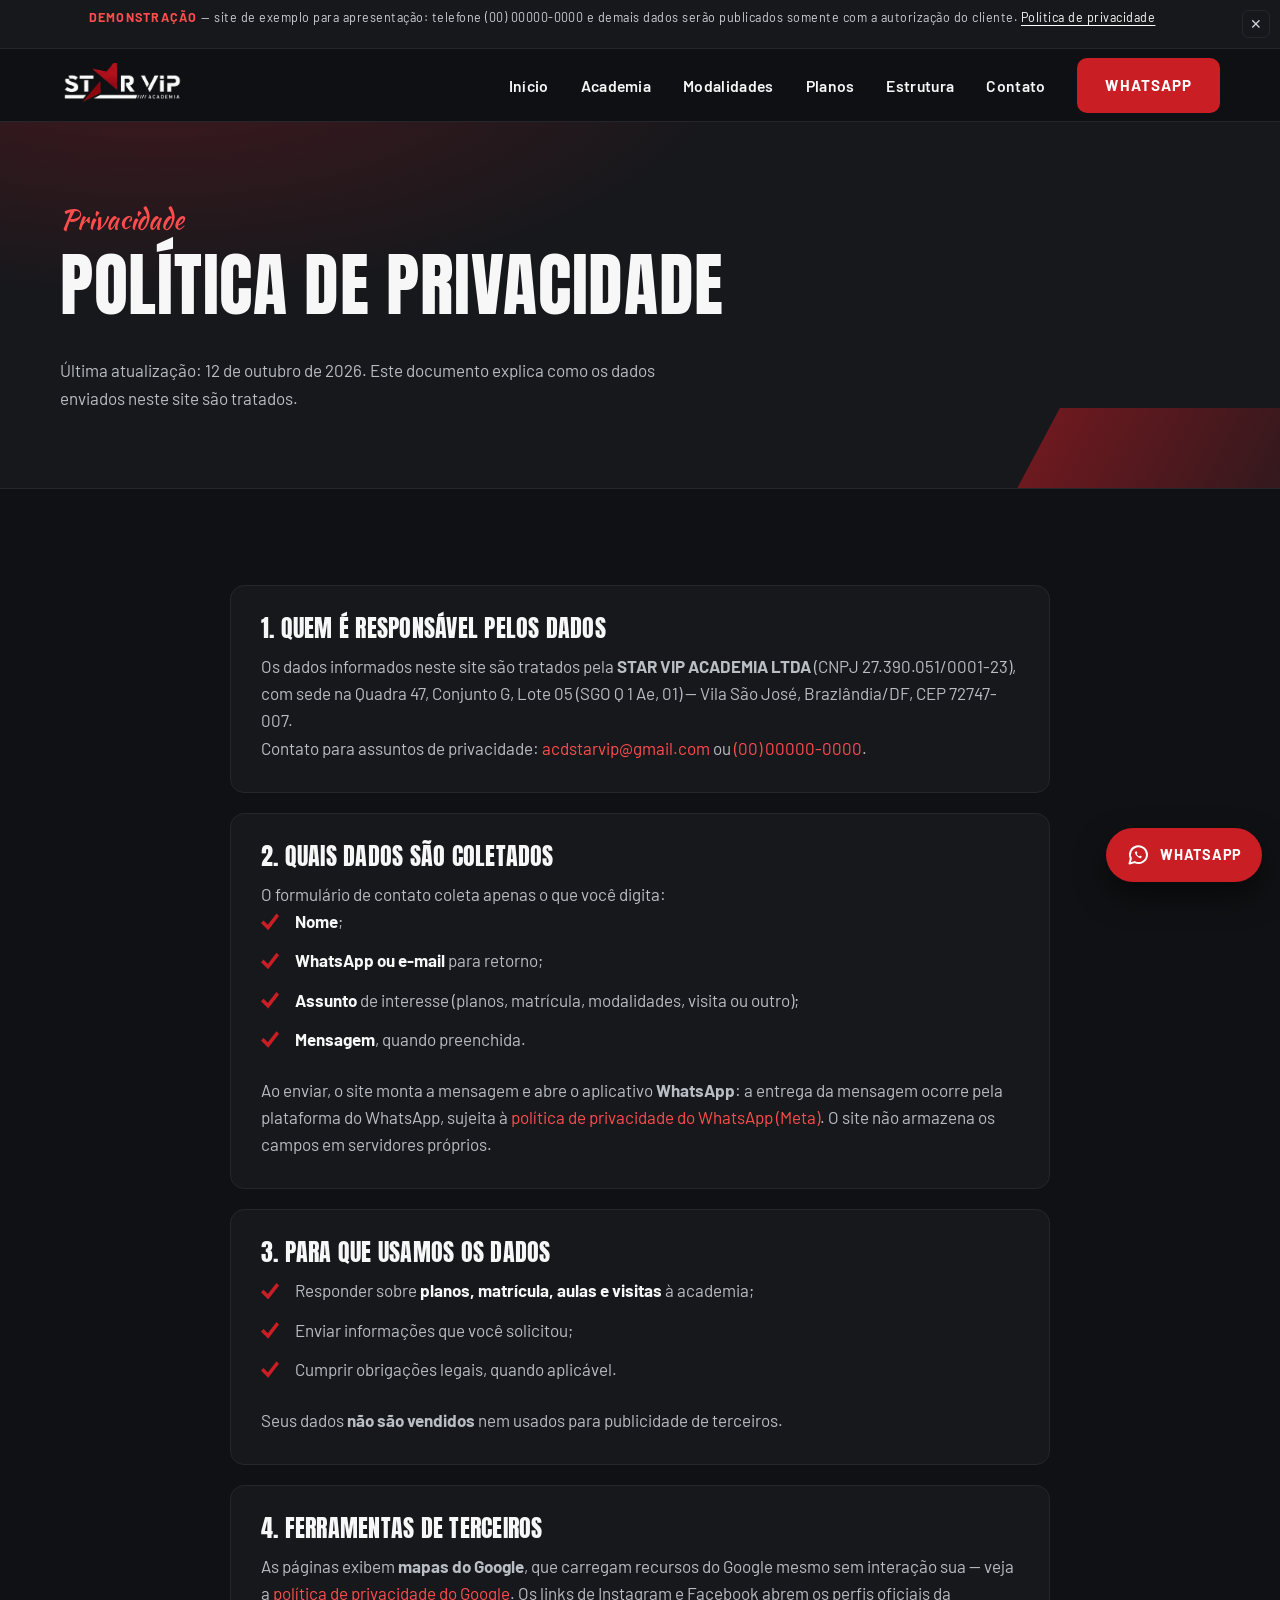
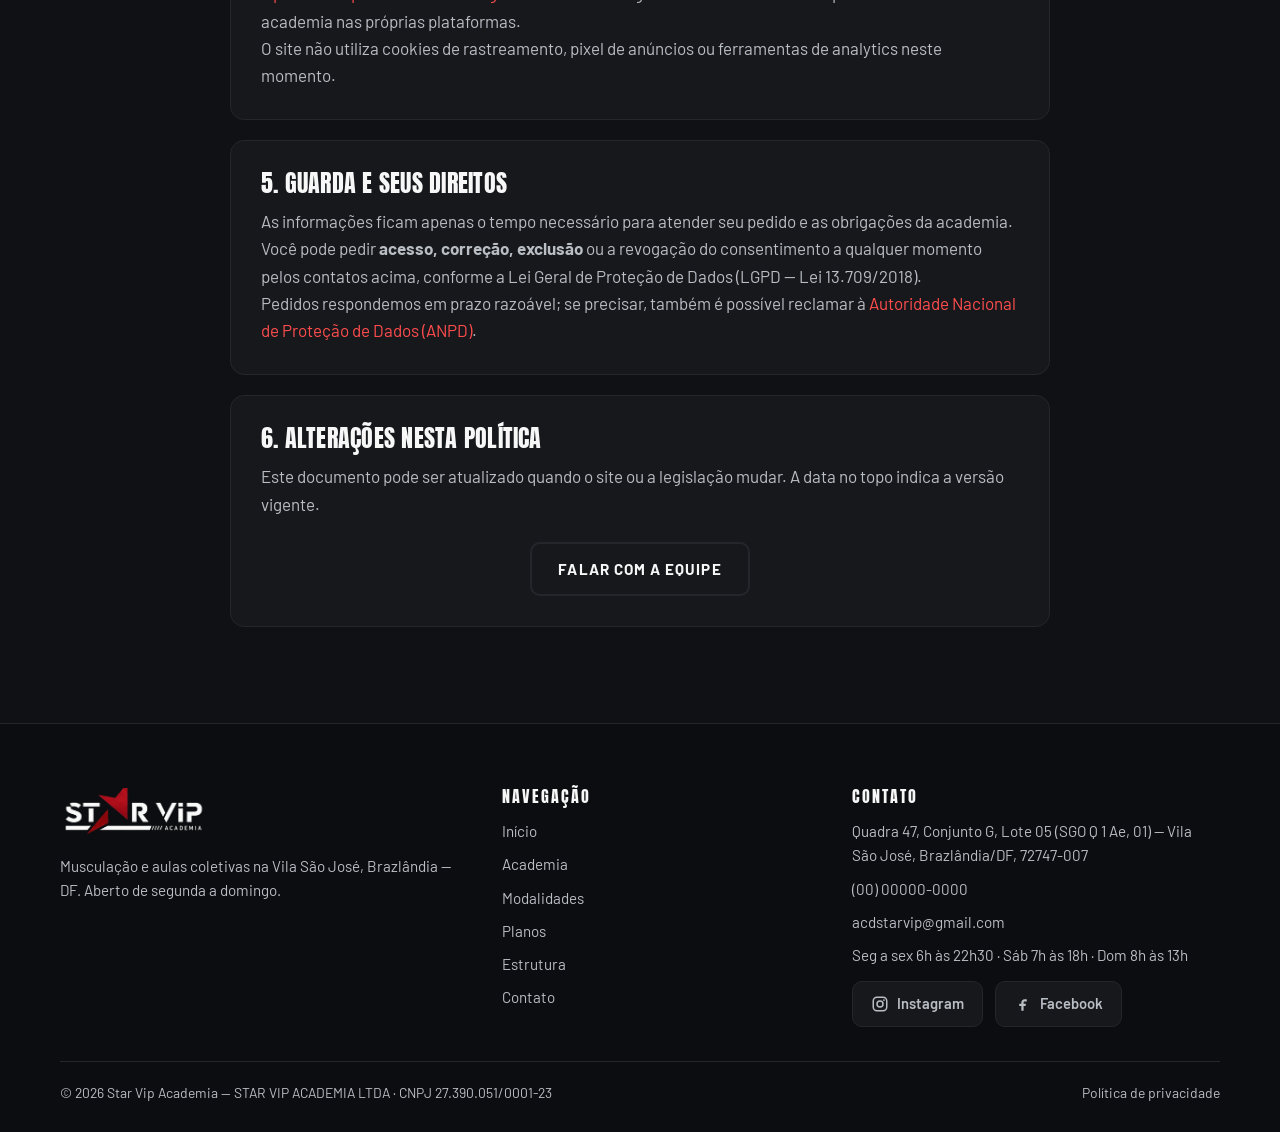
<file: privacidade.html>
<!DOCTYPE html>
<html lang="pt-BR">
<head>
  <meta charset="UTF-8">
  <meta name="viewport" content="width=device-width, initial-scale=1.0">
  <title>Política de privacidade — Star Vip Academia</title>
  <meta name="description" content="Política de privacidade do site da Star Vip Academia: quais dados são coletados no formulário de contato, para quê são usados e como exercer seus direitos.">
  <meta name="theme-color" content="#101114">
  <meta name="robots" content="noindex">

  <link rel="icon" href="img/favicon.png" type="image/png">
  <link rel="preconnect" href="https://fonts.googleapis.com">
  <link rel="preconnect" href="https://fonts.gstatic.com" crossorigin>
  <link href="https://fonts.googleapis.com/css2?family=Anton&family=Barlow:ital,wght@0,400;0,600;0,700;1,600&family=Kaushan+Script&display=swap" rel="stylesheet">
  <link rel="stylesheet" href="css/styles.css">
</head>
<body>
  <a class="skip-link" href="#conteudo">Pular para o conteúdo</a>

  <div class="demo-bar" role="note">
    <p><strong>Demonstração</strong> — site de exemplo para apresentação: telefone (00) 00000-0000 e demais dados serão publicados somente com a autorização do cliente. <a href="privacidade.html">Política de privacidade</a></p>
    <button type="button" class="demo-bar__close" aria-label="Dispensar aviso">&#10005;</button>
  </div>

  <!-- ======================= CABEÇALHO ======================= -->
  <header class="site-header">
    <div class="container header-inner">
      <a class="brand" href="index.html">
        <img src="img/logo.png" alt="Star Vip Academia — logo" width="126" height="44">
      </a>

      <button class="nav-toggle" type="button" aria-expanded="false" aria-controls="site-nav">
        <span class="bar"></span>
        <span class="bar"></span>
        <span class="bar"></span>
        <span class="visually-hidden">Abrir menu</span>
      </button>

      <nav id="site-nav" class="site-nav" aria-label="Navegação principal">
        <ul>
          <li><a class="nav-link" href="index.html">Início</a></li>
          <li><a class="nav-link" href="academia.html">Academia</a></li>
          <li><a class="nav-link" href="modalidades.html">Modalidades</a></li>
          <li><a class="nav-link" href="planos.html">Planos</a></li>
          <li><a class="nav-link" href="estrutura.html">Estrutura</a></li>
          <li><a class="nav-link" href="contato.html">Contato</a></li>
        </ul>
        <a class="btn btn-red header-cta" href="https://wa.me/5500000000000?text=Ol%C3%A1%21%20Vim%20pelo%20site%20da%20Star%20Vip%20Academia%20e%20gostaria%20de%20mais%20informa%C3%A7%C3%B5es." target="_blank" rel="noopener">
          WhatsApp
        </a>
      </nav>
    </div>
  </header>

  <main id="conteudo">
    <!-- ======================= TOPO DA PÁGINA ======================= -->
    <section class="page-hero">
      <div class="container">
        <span class="kicker">Privacidade</span>
        <h1>Política de privacidade</h1>
        <p>Última atualização: 12 de outubro de 2026. Este documento explica como os dados enviados neste site são tratados.</p>
      </div>
    </section>

    <section class="section">
      <div class="container prose">
        <div class="card reveal">
          <h2>1. Quem é responsável pelos dados</h2>
          <p>
            Os dados informados neste site são tratados pela <strong>STAR VIP ACADEMIA LTDA</strong>
            (CNPJ 27.390.051/0001-23), com sede na Quadra 47, Conjunto G, Lote 05 (SGO Q 1 Ae, 01) —
            Vila São José, Brazlândia/DF, CEP 72747-007.
          </p>
          <p>Contato para assuntos de privacidade: <a href="mailto:acdstarvip@gmail.com">acdstarvip@gmail.com</a> ou <a href="tel:+5500000000000">(00) 00000-0000</a>.</p>
        </div>

        <div class="card reveal">
          <h2>2. Quais dados são coletados</h2>
          <p>O formulário de contato coleta apenas o que você digita:</p>
          <ul class="check-list">
            <li><strong>Nome</strong>;</li>
            <li><strong>WhatsApp ou e-mail</strong> para retorno;</li>
            <li><strong>Assunto</strong> de interesse (planos, matrícula, modalidades, visita ou outro);</li>
            <li><strong>Mensagem</strong>, quando preenchida.</li>
          </ul>
          <p>
            Ao enviar, o site monta a mensagem e abre o aplicativo <strong>WhatsApp</strong>:
            a entrega da mensagem ocorre pela plataforma do WhatsApp, sujeita à
            <a href="https://www.whatsapp.com/legal/privacy-policy" target="_blank" rel="noopener">política de privacidade do WhatsApp (Meta)</a>.
            O site não armazena os campos em servidores próprios.
          </p>
        </div>

        <div class="card reveal">
          <h2>3. Para que usamos os dados</h2>
          <ul class="check-list">
            <li>Responder sobre <strong>planos, matrícula, aulas e visitas</strong> à academia;</li>
            <li>Enviar informações que você solicitou;</li>
            <li>Cumprir obrigações legais, quando aplicável.</li>
          </ul>
          <p>Seus dados <strong>não são vendidos</strong> nem usados para publicidade de terceiros.</p>
        </div>

        <div class="card reveal">
          <h2>4. Ferramentas de terceiros</h2>
          <p>
            As páginas exibem <strong>mapas do Google</strong>, que carregam recursos do Google
            mesmo sem interação sua — veja a
            <a href="https://policies.google.com/privacy" target="_blank" rel="noopener">política de privacidade do Google</a>.
            Os links de Instagram e Facebook abrem os perfis oficiais da academia nas próprias plataformas.
          </p>
          <p>
            O site não utiliza cookies de rastreamento, pixel de anúncios ou ferramentas de analytics
            neste momento.
          </p>
        </div>

        <div class="card reveal">
          <h2>5. Guarda e seus direitos</h2>
          <p>
            As informações ficam apenas o tempo necessário para atender seu pedido e as
            obrigações da academia. Você pode pedir <strong>acesso, correção, exclusão</strong>
            ou a revogação do consentimento a qualquer momento pelos contatos acima,
            conforme a Lei Geral de Proteção de Dados (LGPD — Lei 13.709/2018).
          </p>
          <p>
            Pedidos respondemos em prazo razoável; se precisar, também é possível reclamar
            à <a href="https://www.gov.br/anpd/" target="_blank" rel="noopener">Autoridade Nacional de Proteção de Dados (ANPD)</a>.
          </p>
        </div>

        <div class="card reveal">
          <h2>6. Alterações nesta política</h2>
          <p>
            Este documento pode ser atualizado quando o site ou a legislação mudar.
            A data no topo indica a versão vigente.
          </p>
          <p class="center">
            <a class="btn btn-ghost-light" href="contato.html">Falar com a equipe</a>
          </p>
        </div>
      </div>
    </section>
  </main>

  <!-- ======================= RODAPÉ ======================= -->
  <footer class="site-footer">
    <div class="container">
      <div class="footer-grid">
        <div>
          <img class="footer-logo" src="img/logo.png" alt="Star Vip Academia" width="146" height="51">
          <p>Musculação e aulas coletivas na Vila São José, Brazlândia — DF. Aberto de segunda a domingo.</p>
        </div>

        <nav aria-label="Links do rodapé">
          <h3>Navegação</h3>
          <ul>
            <li><a href="index.html">Início</a></li>
            <li><a href="academia.html">Academia</a></li>
            <li><a href="modalidades.html">Modalidades</a></li>
            <li><a href="planos.html">Planos</a></li>
            <li><a href="estrutura.html">Estrutura</a></li>
            <li><a href="contato.html">Contato</a></li>
          </ul>
        </nav>

        <div>
          <h3>Contato</h3>
          <ul>
            <li>Quadra 47, Conjunto G, Lote 05 (SGO Q 1 Ae, 01) — Vila São José, Brazlândia/DF, 72747-007</li>
            <li><a href="tel:+5500000000000">(00) 00000-0000</a></li>
            <li><a href="mailto:acdstarvip@gmail.com">acdstarvip@gmail.com</a></li>
            <li>Seg a sex 6h às 22h30 · Sáb 7h às 18h · Dom 8h às 13h</li>
          </ul>
          <div class="socials">
            <a href="https://www.instagram.com/academiastarvip/" target="_blank" rel="noopener">
              <svg width="18" height="18" viewBox="0 0 24 24" fill="none" stroke="currentColor" stroke-width="2" aria-hidden="true"><rect x="3" y="3" width="18" height="18" rx="5"/><circle cx="12" cy="12" r="4"/><circle cx="17.2" cy="6.8" r="1.2" fill="currentColor" stroke="none"/></svg>
              Instagram
            </a>
            <a href="https://www.facebook.com/academiastarvip" target="_blank" rel="noopener">
              <svg width="18" height="18" viewBox="0 0 24 24" fill="currentColor" aria-hidden="true"><path d="M14 8.5h3V5.6h-3c-2.3 0-4.2 1.9-4.2 4.2v1.9H7v2.9h2.8V21h3v-6.4h2.6l.5-2.9h-3.1V9.8c0-.7.6-1.3 1.2-1.3z"/></svg>
              Facebook
            </a>
          </div>
        </div>
      </div>

      <div class="footer-bottom">
        <span>© 2026 Star Vip Academia — STAR VIP ACADEMIA LTDA · CNPJ 27.390.051/0001-23</span>
        <span><a href="privacidade.html">Política de privacidade</a></span>
      </div>
    </div>
  </footer>

  <a class="float-wa" href="https://wa.me/5500000000000?text=Ol%C3%A1%21%20Vim%20pelo%20site%20da%20Star%20Vip%20Academia%20e%20gostaria%20de%20mais%20informa%C3%A7%C3%B5es." target="_blank" rel="noopener" aria-label="Falar no WhatsApp" data-track="whatsapp" data-label="flutuante">
    <svg viewBox="0 0 24 24" fill="none" stroke="currentColor" stroke-width="2" stroke-linecap="round" stroke-linejoin="round" aria-hidden="true"><path d="M21 11.5a8.5 8.5 0 0 1-12.3 7.6L3.5 20.5l1.4-5A8.5 8.5 0 1 1 21 11.5z"/><path d="M8.8 9.2c.3 2.6 3.4 5.7 6 6l1.2-1.5-1.9-1.1-1 .8c-.9-.5-1.9-1.5-2.4-2.4l.8-1L10.3 8l-1.5 1.2z" fill="currentColor" stroke="none"/></svg>
    <span>WhatsApp</span>
  </a>

  <script src="js/main.js"></script>
</body>
</html>
</file>
<file: css/styles.css>
/* =========================================================
   Star Vip Academia — styles.css
   Identidade: preto carvão + vermelho intenso + branco
   Títulos condensados em caixa alta + acentos manuscritos
   ========================================================= */

:root {
  --ink: #101114;          /* fundo principal (carvão) */
  --ink-2: #17181c;        /* cartões e blocos */
  --ink-3: #24262c;        /* bordas e divisões */
  --red: #e01b23;          /* grafismos, detalhes, faixas */
  --red-btn: #c81e24;      /* botões com texto branco (contraste AA) */
  --red-btn-hover: #a9161c;
  --red-soft: #ff4d4d;     /* texto/links vermelhos sobre escuro (AA) */
  --white: #f7f7f8;
  --muted: #b9bdc4;        /* texto secundário sobre escuro */
  --radius: 14px;
  --font-display: "Anton", "Arial Narrow", sans-serif;
  --font-body: "Barlow", "Segoe UI", sans-serif;
  --font-script: "Kaushan Script", cursive;
  --header-h: 72px;
  --shadow: 0 18px 40px rgba(0, 0, 0, .45);
}

/* ---------- Base ---------- */
*, *::before, *::after { box-sizing: border-box; }

html { scroll-behavior: smooth; }

body {
  margin: 0;
  background: var(--ink);
  color: var(--white);
  font-family: var(--font-body);
  font-size: 17px;
  line-height: 1.6;
  -webkit-font-smoothing: antialiased;
}

img { max-width: 100%; height: auto; display: block; }

a { color: var(--red-soft); text-decoration: none; }
a:hover { text-decoration: underline; }

h1, h2, h3 {
  font-family: var(--font-display);
  font-weight: 400;
  text-transform: uppercase;
  line-height: 1.05;
  letter-spacing: .01em;
  margin: 0 0 .5em;
  color: var(--white);
}

h1 { font-size: clamp(2.5rem, 6vw, 4.4rem); }
h2 { font-size: clamp(1.9rem, 4vw, 3rem); }
h3 { font-size: clamp(1.25rem, 2.4vw, 1.6rem); }

p { margin: 0 0 1em; }

::selection { background: var(--red); color: #fff; }

:focus-visible {
  outline: 3px solid var(--red-soft);
  outline-offset: 3px;
  border-radius: 4px;
}

.visually-hidden {
  position: absolute !important;
  width: 1px; height: 1px;
  margin: -1px; padding: 0; border: 0;
  clip: rect(0 0 0 0); overflow: hidden;
  white-space: nowrap;
}

.skip-link {
  position: absolute;
  left: 16px; top: -60px;
  z-index: 200;
  background: var(--red-btn);
  color: #fff;
  padding: 12px 18px;
  font-weight: 700;
  border-radius: 0 0 8px 8px;
  transition: top .2s ease;
}
.skip-link:focus { top: 0; text-decoration: none; }

/* -------------------------------------------------
   Faixa de demonstração (aviso ao cliente)
------------------------------------------------- */
.demo-bar {
  display: flex;
  align-items: center;
  justify-content: center;
  gap: 16px;
  flex-wrap: wrap;
  padding: 8px 52px 8px 16px;
  position: relative;
  background: var(--ink-2);
  border-bottom: 1px solid var(--ink-3);
  font-size: .78rem;
  letter-spacing: .04em;
  text-align: center;
  color: #cfd2d8;
}
.demo-bar strong {
  color: var(--red-soft);
  text-transform: uppercase;
  letter-spacing: .1em;
}
.demo-bar a { color: #fff; text-decoration: underline; text-underline-offset: 3px; }
.demo-bar__close {
  position: absolute;
  right: 10px; top: 50%;
  transform: translateY(-50%);
  width: 28px; height: 28px;
  display: grid; place-items: center;
  background: none;
  border: 1px solid var(--ink-3);
  border-radius: 6px;
  color: #cfd2d8;
  font-size: .9rem;
  line-height: 1;
  cursor: pointer;
  transition: color .15s ease, border-color .15s ease;
}
.demo-bar__close:hover { color: #fff; border-color: var(--red); }
.demo-bar[hidden] { display: none; }

.container {
  width: min(1160px, 100% - 40px);
  margin-inline: auto;
}

/* ---------- Utilidades de texto ---------- */
.script {
  font-family: var(--font-script);
  text-transform: none;
  font-weight: 400;
  color: var(--red-soft);
  letter-spacing: 0;
}

.accent { color: var(--red-soft); }

.lead {
  font-size: clamp(1.05rem, 1.6vw, 1.2rem);
  color: var(--muted);
  max-width: 58ch;
}

.kicker {
  display: inline-block;
  font-family: var(--font-script);
  font-size: clamp(1.3rem, 2.5vw, 1.7rem);
  color: var(--red-soft);
  margin-bottom: .4rem;
}

.section { padding: clamp(56px, 8vw, 96px) 0; position: relative; }
.section--tight { padding: clamp(40px, 6vw, 64px) 0; }
.section--dark2 { background: var(--ink-2); }

.section-head { max-width: 720px; margin-bottom: clamp(28px, 4vw, 48px); }
.section-head p { color: var(--muted); margin-bottom: 0; }
.section-head--center { margin-inline: auto; text-align: center; }

/* Tarja diagonal //// inspirada no logo */
.stripes {
  height: 14px;
  background: repeating-linear-gradient(
    115deg,
    var(--red) 0 16px,
    transparent 16px 34px
  );
}

/* ---------- Botões ---------- */
.btn {
  display: inline-flex;
  align-items: center;
  justify-content: center;
  gap: 10px;
  min-height: 48px;
  padding: 13px 26px;
  font-family: var(--font-body);
  font-size: .95rem;
  font-weight: 700;
  text-transform: uppercase;
  letter-spacing: .07em;
  border: 2px solid transparent;
  border-radius: 10px;
  cursor: pointer;
  text-decoration: none;
  transition: background-color .18s ease, border-color .18s ease,
              color .18s ease, transform .18s ease;
}
.btn:hover { text-decoration: none; transform: translateY(-2px); }

.btn-red {
  background: var(--red-btn);
  color: #fff;
}
.btn-red:hover { background: var(--red-btn-hover); color: #fff; }

.btn-outline {
  border-color: rgba(255, 255, 255, .55);
  color: var(--white);
  background: transparent;
}
.btn-outline:hover { border-color: var(--white); background: rgba(255,255,255,.08); color: var(--white); }

.btn-ghost-light {
  border-color: var(--ink-3);
  background: var(--ink-2);
  color: var(--white);
}
.btn-ghost-light:hover { border-color: var(--red); color: var(--white); }

.btn-block { width: 100%; }

.btn .icon { width: 20px; height: 20px; flex: none; }

/* ---------- Cabeçalho ---------- */
.site-header {
  position: sticky;
  top: 0;
  z-index: 100;
  background: rgba(16, 17, 20, .92);
  backdrop-filter: blur(10px);
  border-bottom: 1px solid var(--ink-3);
}

.header-inner {
  display: flex;
  align-items: center;
  justify-content: space-between;
  gap: 20px;
  min-height: var(--header-h);
}

.brand img { height: 44px; width: auto; }

.nav-toggle {
  display: none;
  flex-direction: column;
  justify-content: center;
  gap: 5px;
  width: 48px; height: 48px;
  padding: 10px;
  background: transparent;
  border: 1px solid var(--ink-3);
  border-radius: 10px;
  cursor: pointer;
}
.nav-toggle .bar {
  display: block;
  height: 3px;
  width: 100%;
  background: var(--white);
  border-radius: 2px;
  transition: transform .2s ease, opacity .2s ease;
}
.nav-toggle[aria-expanded="true"] .bar:nth-child(1) { transform: translateY(8px) rotate(45deg); }
.nav-toggle[aria-expanded="true"] .bar:nth-child(2) { opacity: 0; }
.nav-toggle[aria-expanded="true"] .bar:nth-child(3) { transform: translateY(-8px) rotate(-45deg); }

.site-nav { display: flex; align-items: center; gap: 8px; }

.site-nav ul {
  display: flex;
  align-items: center;
  gap: 4px;
  list-style: none;
  margin: 0;
  padding: 0;
}

.site-nav a.nav-link {
  display: inline-flex;
  align-items: center;
  min-height: 44px;
  padding: 8px 14px;
  color: var(--white);
  font-weight: 600;
  font-size: .98rem;
  letter-spacing: .02em;
  border-radius: 8px;
  text-decoration: none;
}
.site-nav a.nav-link:hover { background: rgba(255,255,255,.07); text-decoration: none; }

.site-nav a.nav-link[aria-current="page"] {
  color: var(--red-soft);
  box-shadow: inset 0 -3px 0 var(--red);
  border-radius: 8px 8px 0 0;
}

.header-cta { margin-left: 10px; }

/* ---------- Hero ---------- */
.hero {
  position: relative;
  overflow: hidden;
  background:
    radial-gradient(1100px 520px at 85% -10%, rgba(224, 27, 35, .18), transparent 60%),
    linear-gradient(180deg, #141519 0%, var(--ink) 100%);
  border-bottom: 1px solid var(--ink-3);
}

/* grafismo diagonal vermelho */
.hero::before {
  content: "";
  position: absolute;
  top: -60px; right: -80px;
  width: 420px; height: 180px;
  background: linear-gradient(90deg, var(--red), rgba(224,27,35,.25));
  transform: skewX(-28deg);
  opacity: .55;
  pointer-events: none;
}

.hero-grid {
  display: grid;
  grid-template-columns: 1.15fr .85fr;
  gap: clamp(28px, 5vw, 56px);
  align-items: center;
  padding: clamp(48px, 7vw, 92px) 0 clamp(36px, 5vw, 64px);
  position: relative;
  z-index: 1;
}

.hero h1 .line2 { display: block; color: var(--red-soft); }

.hero-actions {
  display: flex;
  flex-wrap: wrap;
  gap: 14px;
  margin-top: 26px;
}

.hero-media {
  position: relative;
  margin: 0;
  border-radius: var(--radius);
  overflow: hidden;
  box-shadow: var(--shadow);
  border: 1px solid var(--ink-3);
}
.hero-media img { width: 100%; aspect-ratio: 11 / 9; object-fit: cover; }
.hero-media::after {
  content: "";
  position: absolute;
  inset: 0;
  background: linear-gradient(200deg, transparent 55%, rgba(16,17,20,.7));
  pointer-events: none;
}

/* faixa de indicadores */
.hero-strip {
  position: relative;
  z-index: 1;
  background: rgba(23, 24, 28, .9);
  border-top: 1px solid var(--ink-3);
}
.hero-strip ul {
  list-style: none;
  display: grid;
  grid-template-columns: repeat(4, 1fr);
  margin: 0;
  padding: 0;
}
.hero-strip li {
  padding: 18px 20px;
  text-align: center;
  font-weight: 600;
  color: var(--white);
  border-left: 1px solid var(--ink-3);
  font-size: .95rem;
}
.hero-strip li:first-child { border-left: 0; }
.hero-strip li strong {
  display: block;
  font-family: var(--font-display);
  font-size: 1.35rem;
  color: var(--red-soft);
  text-transform: uppercase;
  letter-spacing: .03em;
}

/* Página interna: faixa de topo */
.page-hero {
  position: relative;
  overflow: hidden;
  background:
    radial-gradient(900px 380px at 12% -20%, rgba(224, 27, 35, .22), transparent 65%),
    var(--ink-2);
  border-bottom: 1px solid var(--ink-3);
  padding: clamp(44px, 6vw, 76px) 0;
}
.page-hero::after {
  content: "";
  position: absolute;
  right: -60px; bottom: -70px;
  width: 320px; height: 150px;
  background: linear-gradient(90deg, rgba(224,27,35,.85), rgba(224,27,35,.15));
  transform: skewX(-28deg);
  opacity: .5;
  pointer-events: none;
}
.page-hero .container { position: relative; z-index: 1; }
.page-hero p { color: var(--muted); max-width: 62ch; margin-bottom: 0; }

/* ---------- Grade de cartões ---------- */
.grid {
  display: grid;
  gap: clamp(18px, 3vw, 28px);
}
.grid-2 { grid-template-columns: repeat(2, 1fr); }
.grid-3 { grid-template-columns: repeat(3, 1fr); }
.grid-4 { grid-template-columns: repeat(4, 1fr); }

.card {
  background: var(--ink-2);
  border: 1px solid var(--ink-3);
  border-radius: var(--radius);
  padding: clamp(22px, 3vw, 30px);
  transition: border-color .2s ease, transform .2s ease;
}
.card:hover { border-color: rgba(224, 27, 35, .6); transform: translateY(-4px); }

.card h3 { margin-bottom: .45em; }
.card p { color: var(--muted); margin-bottom: 0; }

.card .tag {
  display: inline-block;
  font-size: .78rem;
  font-weight: 700;
  letter-spacing: .12em;
  text-transform: uppercase;
  color: var(--red-soft);
  margin-bottom: 10px;
}

/* cartão de modalidade */
.card--mod { display: flex; flex-direction: column; gap: 12px; }
.card--mod .mod-icon {
  width: 54px; height: 54px;
  display: grid;
  place-items: center;
  background: rgba(224, 27, 35, .12);
  border: 1px solid rgba(224, 27, 35, .45);
  border-radius: 12px;
  color: var(--red-soft);
}
.card--mod .mod-icon svg { width: 28px; height: 28px; }
.card--mod .btn { margin-top: auto; }

/* número de destaque */
.card .num {
  font-family: var(--font-display);
  font-size: 2.4rem;
  color: var(--red);
  line-height: 1;
  margin-bottom: 10px;
  display: block;
}

/* ---------- Lista com marcas ---------- */
.check-list {
  list-style: none;
  margin: 0 0 1.4em;
  padding: 0;
  display: grid;
  gap: 12px;
}
.check-list li {
  position: relative;
  padding-left: 34px;
  color: var(--muted);
}
.check-list li::before {
  content: "";
  position: absolute;
  left: 0; top: 4px;
  width: 18px; height: 18px;
  background: var(--red-btn);
  clip-path: polygon(14% 46%, 0 60%, 40% 100%, 100% 22%, 86% 8%, 38% 70%);
}
.check-list li strong { color: var(--white); }

/* ---------- Faixa CTA ---------- */
.cta-band {
  position: relative;
  overflow: hidden;
  background: var(--ink-2);
  border-block: 1px solid var(--ink-3);
}
.cta-band::before {
  content: "";
  position: absolute;
  inset: 0 auto 0 0;
  width: 12px;
  background: var(--red);
}
.cta-band .container {
  display: flex;
  flex-wrap: wrap;
  align-items: center;
  justify-content: space-between;
  gap: 24px;
  padding: clamp(36px, 5vw, 56px) 0;
}
.cta-band h2 { margin-bottom: .3em; }
.cta-band p { color: var(--muted); margin-bottom: 0; }

/* ---------- Horários ---------- */
.hours-table {
  width: 100%;
  border-collapse: collapse;
  background: var(--ink-2);
  border: 1px solid var(--ink-3);
  border-radius: var(--radius);
  overflow: hidden;
}
.hours-table caption {
  caption-side: top;
  text-align: left;
  padding-bottom: 12px;
  font-weight: 700;
  letter-spacing: .08em;
  text-transform: uppercase;
  color: var(--red-soft);
  font-size: .85rem;
}
.hours-table th, .hours-table td {
  padding: 15px 20px;
  text-align: left;
  border-bottom: 1px solid var(--ink-3);
}
.hours-table tr:last-child th,
.hours-table tr:last-child td { border-bottom: 0; }
.hours-table th { font-weight: 700; color: var(--white); white-space: nowrap; }
.hours-table td { color: var(--muted); }
.hours-table td strong { color: var(--white); font-size: 1.05rem; }

/* ---------- Parceiros ---------- */
.partner {
  display: flex;
  gap: 16px;
  align-items: flex-start;
  background: var(--ink-2);
  border: 1px solid var(--ink-3);
  border-radius: var(--radius);
  padding: 24px;
}
.partner .p-badge {
  font-family: var(--font-display);
  text-transform: uppercase;
  color: var(--red-soft);
  font-size: 1.15rem;
  letter-spacing: .05em;
  white-space: nowrap;
}
.partner p { margin: 0; color: var(--muted); font-size: .95rem; }

/* ---------- Galeria ---------- */
.gallery {
  display: grid;
  grid-template-columns: repeat(6, 1fr);
  gap: 14px;
}
.gallery figure {
  margin: 0;
  position: relative;
  border-radius: var(--radius);
  overflow: hidden;
  border: 1px solid var(--ink-3);
  background: var(--ink-2);
  cursor: zoom-in;
}
.gallery figure:nth-child(1) { grid-column: span 4; }
.gallery figure:nth-child(2) { grid-column: span 2; }
.gallery figure:nth-child(3) { grid-column: span 2; }
.gallery figure:nth-child(4) { grid-column: span 2; }
.gallery figure:nth-child(5) { grid-column: span 2; }

.gallery img {
  width: 100%;
  height: 100%;
  min-height: 210px;
  object-fit: cover;
  transition: transform .3s ease;
}
.gallery figure:hover img { transform: scale(1.04); }
.gallery figcaption {
  position: absolute;
  left: 0; right: 0; bottom: 0;
  padding: 26px 16px 12px;
  font-size: .92rem;
  font-weight: 600;
  color: var(--white);
  background: linear-gradient(transparent, rgba(16, 17, 20, .92));
}

/* lightbox */
.lightbox {
  position: fixed;
  inset: 0;
  z-index: 300;
  display: none;
  align-items: center;
  justify-content: center;
  padding: 24px;
  background: rgba(8, 9, 11, .94);
}
.lightbox.is-open { display: flex; }
.lightbox img {
  max-width: min(1000px, 92vw);
  max-height: 82vh;
  border-radius: 10px;
  border: 1px solid var(--ink-3);
}
.lightbox .lb-close,
.lightbox .lb-prev,
.lightbox .lb-next {
  position: absolute;
  min-width: 46px; min-height: 46px;
  display: grid;
  place-items: center;
  background: rgba(23, 24, 28, .9);
  color: #fff;
  border: 1px solid var(--ink-3);
  border-radius: 10px;
  font-size: 1.3rem;
  cursor: pointer;
}
.lightbox .lb-close { top: 18px; right: 18px; }
.lightbox .lb-prev  { left: 18px; top: 50%; transform: translateY(-50%); }
.lightbox .lb-next  { right: 18px; top: 50%; transform: translateY(-50%); }

/* ---------- Contato ---------- */
.contact-grid {
  display: grid;
  grid-template-columns: .95fr 1.05fr;
  gap: clamp(24px, 4vw, 44px);
  align-items: start;
}

.info-list { list-style: none; margin: 0 0 26px; padding: 0; display: grid; gap: 14px; }
.info-list li {
  display: flex;
  gap: 14px;
  align-items: flex-start;
  background: var(--ink-2);
  border: 1px solid var(--ink-3);
  border-radius: 12px;
  padding: 16px 18px;
}
.info-list .ico {
  flex: none;
  width: 40px; height: 40px;
  display: grid;
  place-items: center;
  background: rgba(224, 27, 35, .12);
  border-radius: 10px;
  color: var(--red-soft);
}
.info-list .ico svg { width: 22px; height: 22px; }
.info-list b { display: block; text-transform: uppercase; letter-spacing: .08em; font-size: .78rem; color: var(--muted); }
.info-list span, .info-list a { color: var(--white); font-weight: 600; }
.info-list a:hover { color: var(--red-soft); }

.socials { display: flex; gap: 12px; flex-wrap: wrap; margin-top: 14px; }
.socials a {
  display: inline-flex;
  align-items: center;
  gap: 8px;
  min-height: 44px;
  padding: 10px 18px;
  border: 1px solid var(--ink-3);
  border-radius: 10px;
  background: var(--ink-2);
  color: var(--white);
  font-weight: 600;
  font-size: .92rem;
}
.socials a:hover { border-color: var(--red); color: var(--white); text-decoration: none; }

/* formulário */
.form-card {
  background: var(--ink-2);
  border: 1px solid var(--ink-3);
  border-radius: var(--radius);
  padding: clamp(24px, 4vw, 36px);
}

.form-row { display: grid; gap: 16px; grid-template-columns: 1fr 1fr; }
.form-field { display: flex; flex-direction: column; gap: 6px; margin-bottom: 16px; }
.form-field label { font-weight: 600; font-size: .95rem; }
.form-field .hint { color: var(--muted); font-size: .85rem; }

.form-field input,
.form-field select,
.form-field textarea {
  width: 100%;
  min-height: 48px;
  padding: 12px 14px;
  background: #0e0f12;
  color: var(--white);
  border: 1px solid var(--ink-3);
  border-radius: 10px;
  font-family: var(--font-body);
  font-size: 1rem;
}
.form-field textarea { min-height: 130px; resize: vertical; }

.form-field input:focus,
.form-field select:focus,
.form-field textarea:focus {
  outline: none;
  border-color: var(--red);
  box-shadow: 0 0 0 3px rgba(224, 27, 35, .28);
}

.form-field .error {
  color: var(--red-soft);
  font-size: .87rem;
  font-weight: 600;
  min-height: 1.1em;
}
.form-field input[aria-invalid="true"],
.form-field select[aria-invalid="true"],
.form-field textarea[aria-invalid="true"] { border-color: var(--red-soft); }

.checkbox-field {
  display: flex;
  gap: 10px;
  align-items: flex-start;
  margin-bottom: 20px;
  font-size: .93rem;
  color: var(--muted);
}
.checkbox-field input { width: 22px; height: 22px; margin-top: 2px; accent-color: var(--red-btn); flex: none; }

.form-success {
  display: none;
  margin-bottom: 18px;
  padding: 16px 18px;
  border: 1px solid rgba(80, 220, 130, .5);
  background: rgba(46, 160, 90, .14);
  color: #d6f5e2;
  border-radius: 10px;
  font-weight: 600;
}
.form-success.is-visible { display: block; }

.map-frame {
  border: 1px solid var(--ink-3);
  border-radius: var(--radius);
  overflow: hidden;
  background: var(--ink-2);
}
.map-frame iframe {
  display: block;
  width: 100%;
  height: 340px;
  border: 0;
  filter: grayscale(.35) contrast(1.05);
}

/* ---------- Rodapé ---------- */
.site-footer {
  background: #0c0d10;
  border-top: 1px solid var(--ink-3);
  padding: clamp(40px, 6vw, 64px) 0 28px;
  color: var(--muted);
  font-size: .95rem;
}
.footer-grid {
  display: grid;
  grid-template-columns: 1.3fr 1fr 1.2fr;
  gap: clamp(24px, 4vw, 44px);
  margin-bottom: 34px;
}
.site-footer h3 {
  font-size: 1rem;
  letter-spacing: .12em;
  color: var(--white);
  margin-bottom: 14px;
}
.site-footer img.footer-logo { height: 52px; width: auto; margin-bottom: 14px; }
.site-footer ul { list-style: none; margin: 0; padding: 0; display: grid; gap: 9px; }
.site-footer a { color: var(--muted); }
.site-footer a:hover { color: var(--red-soft); }
.footer-bottom {
  border-top: 1px solid var(--ink-3);
  padding-top: 20px;
  display: flex;
  flex-wrap: wrap;
  gap: 10px 24px;
  justify-content: space-between;
  font-size: .87rem;
}

/* ---------- Botão flutuante WhatsApp ---------- */
.float-wa {
  position: fixed;
  right: 18px;
  bottom: 18px;
  z-index: 150;
  display: inline-flex;
  align-items: center;
  gap: 10px;
  min-height: 54px;
  padding: 0 20px;
  background: var(--red-btn);
  color: #fff;
  font-weight: 700;
  text-transform: uppercase;
  letter-spacing: .05em;
  font-size: .9rem;
  border-radius: 999px;
  box-shadow: 0 14px 30px rgba(0, 0, 0, .5);
}
.float-wa:hover { background: var(--red-btn-hover); color: #fff; text-decoration: none; }
.float-wa svg { width: 24px; height: 24px; }

/* ---------- Fotos em grade e utilitários ---------- */
.grid-photos-item {
  margin: 0;
  border-radius: var(--radius);
  overflow: hidden;
  border: 1px solid var(--ink-3);
  background: var(--ink-2);
}
.grid-photos-item img {
  width: 100%;
  height: 100%;
  min-height: 220px;
  object-fit: cover;
}

.center { text-align: center; margin-top: 32px; }
.items-center { align-items: center; }
.stack-16 { display: grid; gap: 16px; }
.socials-top { margin-top: 18px; }
.form-card .form-title { font-size: 1.7rem; }
.form-card .form-title + .note { margin-top: 0; }
.note {
  color: var(--muted);
  font-size: .9rem;
  margin-top: 14px;
}

/* Texto corrido de páginas internas (privacidade) */
.prose { max-width: 820px; }
.prose .card + .card { margin-top: 20px; }
.prose h2 { font-size: 1.5rem; }
.prose .center { margin-top: 24px; }

/* ---------- Animação de entrada (leve) ----------
   Escondido apenas quando o JS confirma que o observador está ativo
   (.js-reveal é adicionado no fim do main.js) — se o script falhar,
   todo o conteúdo continua visível. */
.reveal { opacity: 1; transform: none; }
.js-reveal .reveal {
  opacity: 0;
  transform: translateY(18px);
  transition: opacity .5s ease, transform .5s ease;
}
.js-reveal .reveal.is-in { opacity: 1; transform: none; }

@media (prefers-reduced-motion: reduce) {
  html { scroll-behavior: auto; }
  .js-reveal .reveal { opacity: 1; transform: none; transition: none; }
  .btn:hover { transform: none; }
  .card:hover { transform: none; }
  .gallery figure:hover img { transform: none; }
}

/* ---------- Responsivo ---------- */
@media (max-width: 1020px) {
  .grid-4 { grid-template-columns: repeat(2, 1fr); }
  .hero-strip ul { grid-template-columns: repeat(2, 1fr); }
  .hero-strip li:nth-child(3) { border-left: 0; }
  .hero-strip li:nth-child(n+3) { border-top: 1px solid var(--ink-3); }
}

@media (max-width: 900px) {
  .nav-toggle { display: flex; }

  .site-nav {
    position: absolute;
    top: 100%;
    left: 0; right: 0;
    display: none;
    flex-direction: column;
    align-items: stretch;
    gap: 6px;
    background: #141519;
    border-bottom: 1px solid var(--ink-3);
    padding: 14px 20px 22px;
    box-shadow: var(--shadow);
  }
  .site-nav.is-open { display: flex; }

  .site-nav ul { flex-direction: column; align-items: stretch; gap: 4px; }
  .site-nav a.nav-link { width: 100%; font-size: 1.05rem; padding: 12px 10px; }
  .site-nav a.nav-link[aria-current="page"] { box-shadow: inset 3px 0 0 var(--red); border-radius: 0 8px 8px 0; }
  .header-cta { margin: 10px 0 0; }

  .hero-grid { grid-template-columns: 1fr; }
  .hero-media { order: -1; max-width: 560px; }
  .hero-media img { aspect-ratio: 16 / 10; }

  .grid-3 { grid-template-columns: repeat(2, 1fr); }
  .contact-grid { grid-template-columns: 1fr; }
  .footer-grid { grid-template-columns: 1fr 1fr; }
  .gallery { grid-template-columns: repeat(4, 1fr); }
  .gallery figure:nth-child(n) { grid-column: span 2; }
  .gallery figure:nth-child(1) { grid-column: span 4; }
}

@media (max-width: 640px) {
  body { font-size: 16px; }

  .grid-2, .grid-3, .grid-4 { grid-template-columns: 1fr; }
  .hero-strip ul { grid-template-columns: 1fr; }
  .hero-strip li { border-left: 0; border-top: 1px solid var(--ink-3); }
  .hero-strip li:first-child { border-top: 0; }

  .form-row { grid-template-columns: 1fr; }
  .footer-grid { grid-template-columns: 1fr; }
  .gallery { grid-template-columns: 1fr; }
  .gallery figure:nth-child(n) { grid-column: span 1; }

  .cta-band .container { flex-direction: column; align-items: flex-start; }
  .btn { width: 100%; }
  .hero-actions .btn { width: auto; flex: 1 1 240px; }

  .float-wa span { display: none; }
  .float-wa { padding: 0; width: 56px; justify-content: center; }
}
</file>
